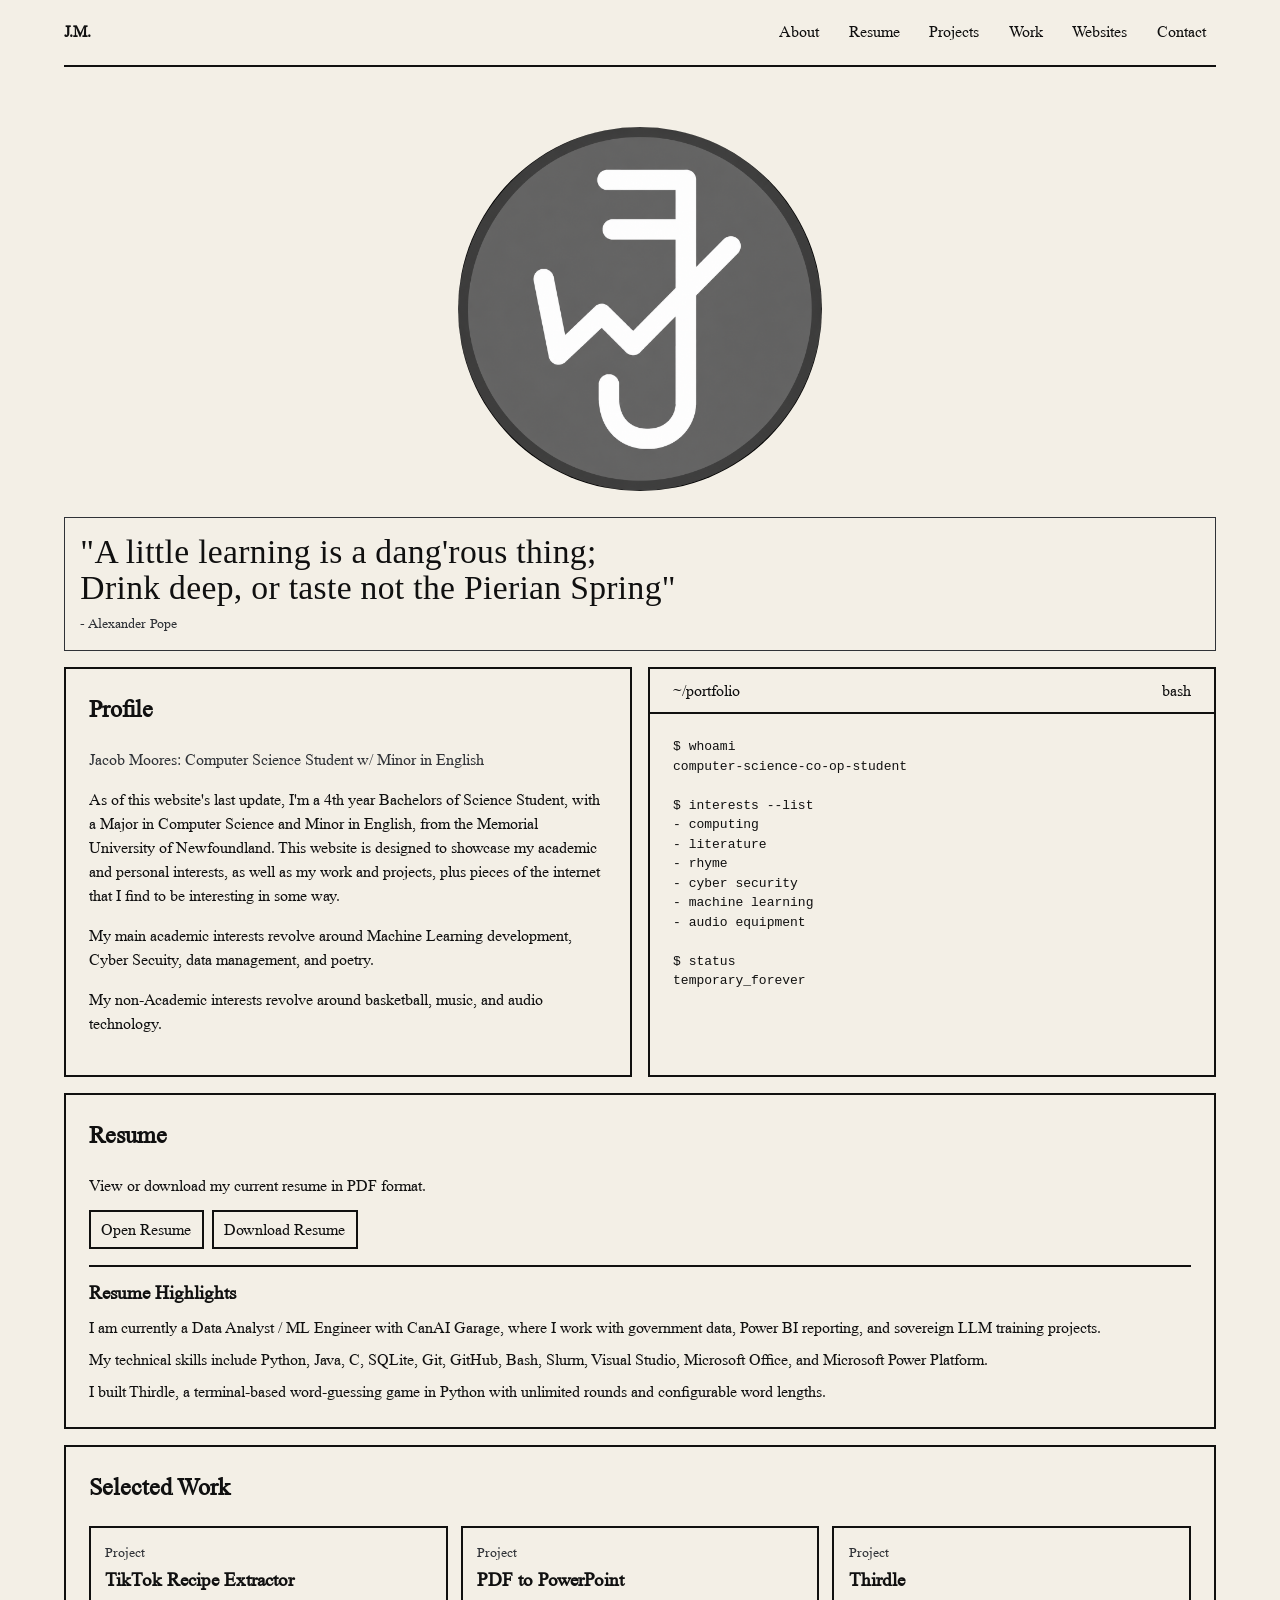
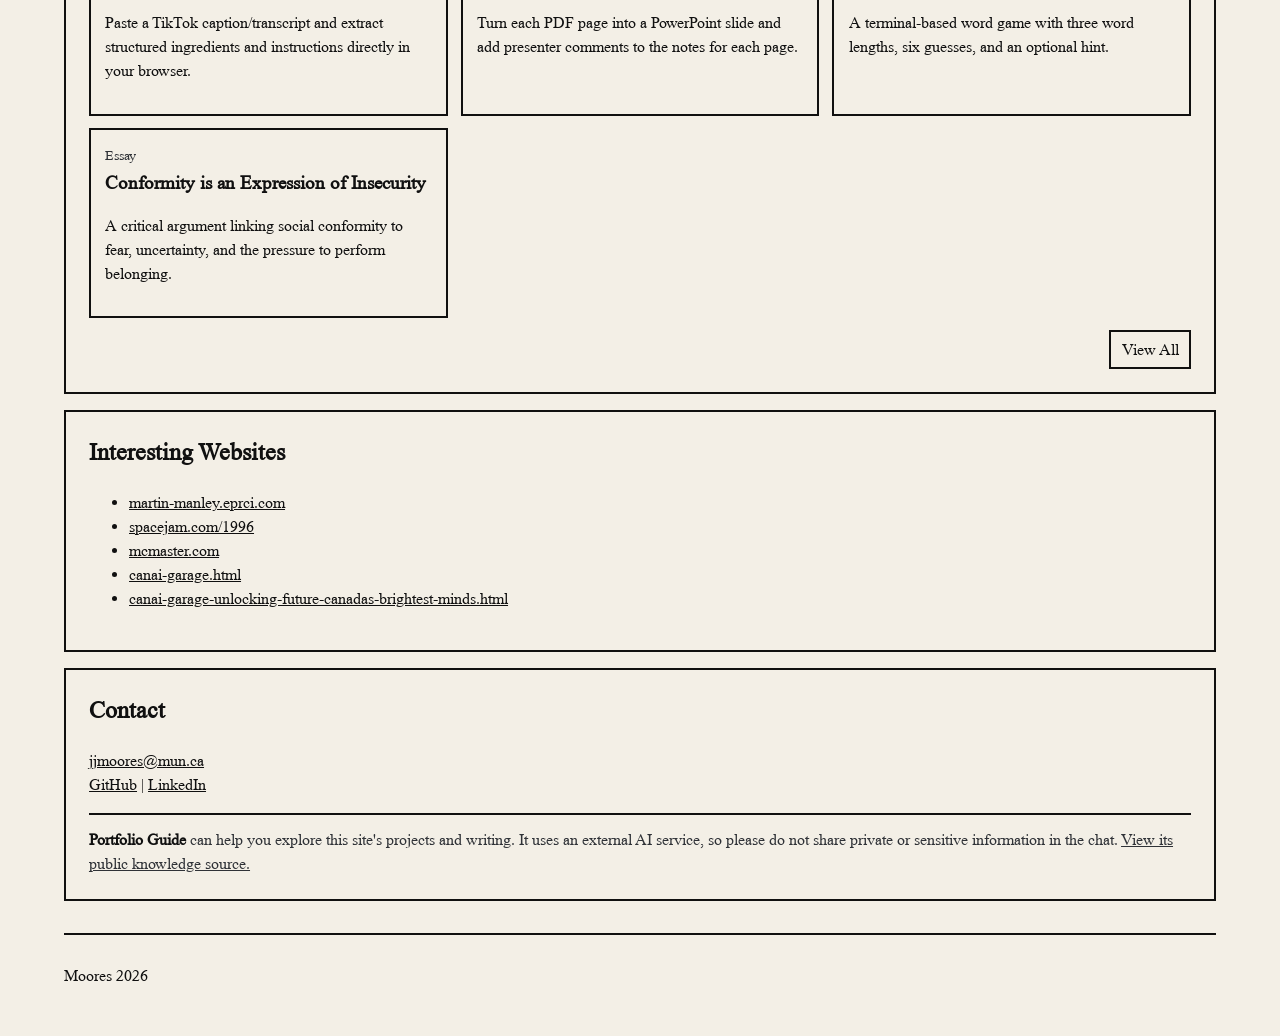
<file: index.html>
<!DOCTYPE html>
<html lang="en">
  <head>
    <meta charset="UTF-8" />
    <meta name="viewport" content="width=device-width, initial-scale=1.0" />
    <title>Jacob Moores | Portfolio</title>
    <meta
      name="description"
      content="A responsive portfolio mockup blending computing and literature aesthetics."
    />
    <link rel="stylesheet" href="styles.css" />
    <link rel="icon" type="image/png" href="favicon.png" />
    <link rel="apple-touch-icon" href="apple-touch-icon.png" />
  </head>
  <body class="home-page">
    <header class="site-header">
      <a
        class="brand"
        href="#"
        aria-label="Toggle color theme"
        aria-pressed="false"
        title="Toggle dark mode"
        >J.M.</a
      >
      <a
        class="header-logo-target"
        id="brand-logo-target"
        href="#top"
        aria-label="Back to top"
      >
        <img src="newlogo.png" alt="JM circular logo" />
      </a>
      <button
        class="menu-toggle"
        id="menu-toggle"
        type="button"
        aria-expanded="false"
        aria-controls="primary-nav"
      >
        Menu
      </button>
      <nav class="site-nav" id="primary-nav" aria-label="Main">
        <a href="#about">About</a>
        <a href="#resume">Resume</a>
        <details class="nav-projects">
          <summary>Projects</summary>
          <div class="projects-dropdown" role="menu" aria-label="Projects submenu">
            <a href="tiktok-extractor.html" role="menuitem">TikTok Recipe Extractor</a>
            <a href="pdf-to-ppt.html" role="menuitem">PDF to PowerPoint</a>
            <a href="thirdle.html" role="menuitem">Thirdle</a>
          </div>
        </details>
        <a href="#work">Work</a>
        <a href="#websites">Websites</a>
        <a href="#contact">Contact</a>
      </nav>
    </header>
    <a class="logo-float" id="logo-float" href="#top" aria-label="Back to top">
      <img
        class="logo-float-image"
        id="logo-float-image"
        src="newlogo.png"
        alt="JM circular logo"
      />
      <span class="logo-cursor" aria-hidden="true"></span>
    </a>

    <main id="top">
      <section class="landing" aria-label="Landing logo">
        <p class="logo-bootline" id="logo-bootline" aria-live="polite"></p>
        <div class="landing-logo-shell" id="landing-logo-shell" aria-hidden="true"></div>
      </section>

      <section class="hero section-border reveal-on-scroll">
        <h1>
          "A little learning is a dang'rous thing;<br />
          Drink deep, or taste not the Pierian Spring"
        </h1>
        <p class="lede">- Alexander Pope</p>
      </section>

      <section class="grid-two" id="about">
        <article class="section-border reveal-on-scroll">
          <h2>Profile</h2>
          <p class="kicker">Jacob Moores: Computer Science Student w/ Minor in English</p>
          <p>
            As of this website's last update, I'm a 4th year Bachelors of
            Science Student, with a Major in Computer Science and Minor in
            English, from the Memorial University of Newfoundland. This website is designed to
            showcase my academic and personal interests, as well as my work and projects, plus pieces of
            the internet that I find to be interesting in some way.
          </p>
          <p>
            My main academic interests revolve around Machine Learning
            development, Cyber Secuity, data management, and poetry.
          </p>
          <p>
            My non-Academic interests revolve around basketball, music, and
            audio technology.
          </p>
        </article>

        <article
          class="terminal section-border reveal-on-scroll"
          aria-label="Terminal snippet"
        >
          <div class="terminal-bar">
            <span>~/portfolio</span>
            <span>bash</span>
          </div>
          <pre><code>$ whoami
computer-science-co-op-student

$ interests --list
- computing
- literature
- rhyme
- cyber security
- machine learning
- audio equipment

$ status
temporary_forever
</code></pre>
        </article>
      </section>

      <section class="section-border reveal-on-scroll" id="resume">
        <h2>Resume</h2>
        <p class="lede">
          View or download my current resume in PDF format.
        </p>
        <div class="resume-actions">
          <a
            class="button-link"
            href="Jacob%20Moores%20Resume.pdf"
            target="_blank"
            rel="noreferrer"
            >Open Resume</a
          >
          <a class="button-link" href="Jacob%20Moores%20Resume.pdf" download
            >Download Resume</a
          >
        </div>
        <div class="resume-highlights">
          <h3>Resume Highlights</h3>
          <p>
            I am currently a Data Analyst / ML Engineer with CanAI Garage, where I
            work with government data, Power BI reporting, and sovereign LLM
            training projects.
          </p>
          <p>
            My technical skills include Python, Java, C, SQLite, Git, GitHub,
            Bash, Slurm, Visual Studio, Microsoft Office, and Microsoft Power
            Platform.
          </p>
          <p>
            I built Thirdle, a terminal-based word-guessing game in Python with
            unlimited rounds and configurable word lengths.
          </p>
        </div>
      </section>

      <section class="section-border reveal-on-scroll" id="work">
        <h2>Selected Work</h2>
        <div class="card-grid">
          <article class="card reveal-on-scroll">
            <p class="card-label">Project</p>
            <h3><a href="tiktok-extractor.html">TikTok Recipe Extractor</a></h3>
            <p>
              Paste a TikTok caption/transcript and extract structured ingredients
              and instructions directly in your browser.
            </p>
          </article>
          <article class="card reveal-on-scroll">
            <p class="card-label">Project</p>
            <h3><a href="pdf-to-ppt.html">PDF to PowerPoint</a></h3>
            <p>
              Turn each PDF page into a PowerPoint slide and add presenter comments
              to the notes for each page.
            </p>
          </article>
          <article class="card reveal-on-scroll">
            <p class="card-label">Project</p>
            <h3><a href="thirdle.html">Thirdle</a></h3>
            <p>
              A terminal-based word game with three word lengths, six guesses,
              and an optional hint.
            </p>
          </article>
          <article class="card reveal-on-scroll">
            <p class="card-label">Essay</p>
            <h3>
              <a href="essay-conformity-insecurity.html"
                >Conformity is an Expression of Insecurity</a
              >
            </h3>
            <p>
              A critical argument linking social conformity to fear, uncertainty,
              and the pressure to perform belonging.
            </p>
          </article>
        </div>
        <div class="work-actions">
          <a class="button-link" href="all-work.html">View All</a>
        </div>
      </section>

      <section class="section-border reveal-on-scroll" id="websites">
        <h2>Interesting Websites</h2>
        <ul>
          <li>
            <a href="https://martin-manley.eprci.com/" target="_blank" rel="noreferrer"
              >martin-manley.eprci.com</a
            >
          </li>
          <li>
            <a href="https://www.spacejam.com/1996/" target="_blank" rel="noreferrer"
              >spacejam.com/1996</a
            >
          </li>
          <li>
            <a href="https://www.mcmaster.com/" target="_blank" rel="noreferrer"
              >mcmaster.com</a
            >
          </li>
          <li>
            <a href="https://www.canada.ca/en/shared-services/services/gc-ai/canai-garage.html" target="_blank" rel="noreferrer"
              >canai-garage.html</a
            >
          </li>
          <li>
            <a href="https://www.canada.ca/en/shared-services/campaigns/stories/canai-garage-unlocking-future-canadas-brightest-minds.html" target="_blank" rel="noreferrer"
              >canai-garage-unlocking-future-canadas-brightest-minds.html</a
            >
          </li>
        </ul>
      </section>

      <section class="section-border reveal-on-scroll" id="contact">
        <h2>Contact</h2>
        <p>
          <a href="mailto:jjmoores@mun.ca">jjmoores@mun.ca</a><br />
          <a href="https://github.com/jjmoores23">GitHub</a> |
          <a href="https://ca.linkedin.com/in/jjmoores">LinkedIn</a>
        </p>
        <p class="portfolio-guide-note">
          <strong>Portfolio Guide</strong> can help you explore this site's projects
          and writing. It uses an external AI service, so please do not share
          private or sensitive information in the chat.
          <a href="portfolio-guide-context.html">View its public knowledge source.</a>
        </p>
      </section>
    </main>

    <footer class="site-footer">
      <p>Moores 2026</p>
    </footer>

    <script src="script.js"></script>
    <!-- Local Portfolio Guide client; the AI backend remains external. -->
    <script
      src="widget.js"
      data-backend-url="wss://www.ai-widget.online"
      data-target-url="https://jjmoores23.github.io/portfolio-website/"
      data-info-url="https://jjmoores23.github.io/portfolio-website/portfolio-guide-context.html"
      data-general-knowledge="true"
      data-business-name="Portfolio Guide"
      data-logo-url="newlogo.png"
      data-lang="en"
      data-primary-color="#101010"
      data-position="bottom-right"
      data-greeting="Hello There. I can help you explore Jacob's projects, writing, and portfolio. What would you like to find?"
    ></script>
  </body>
</html>
</file>
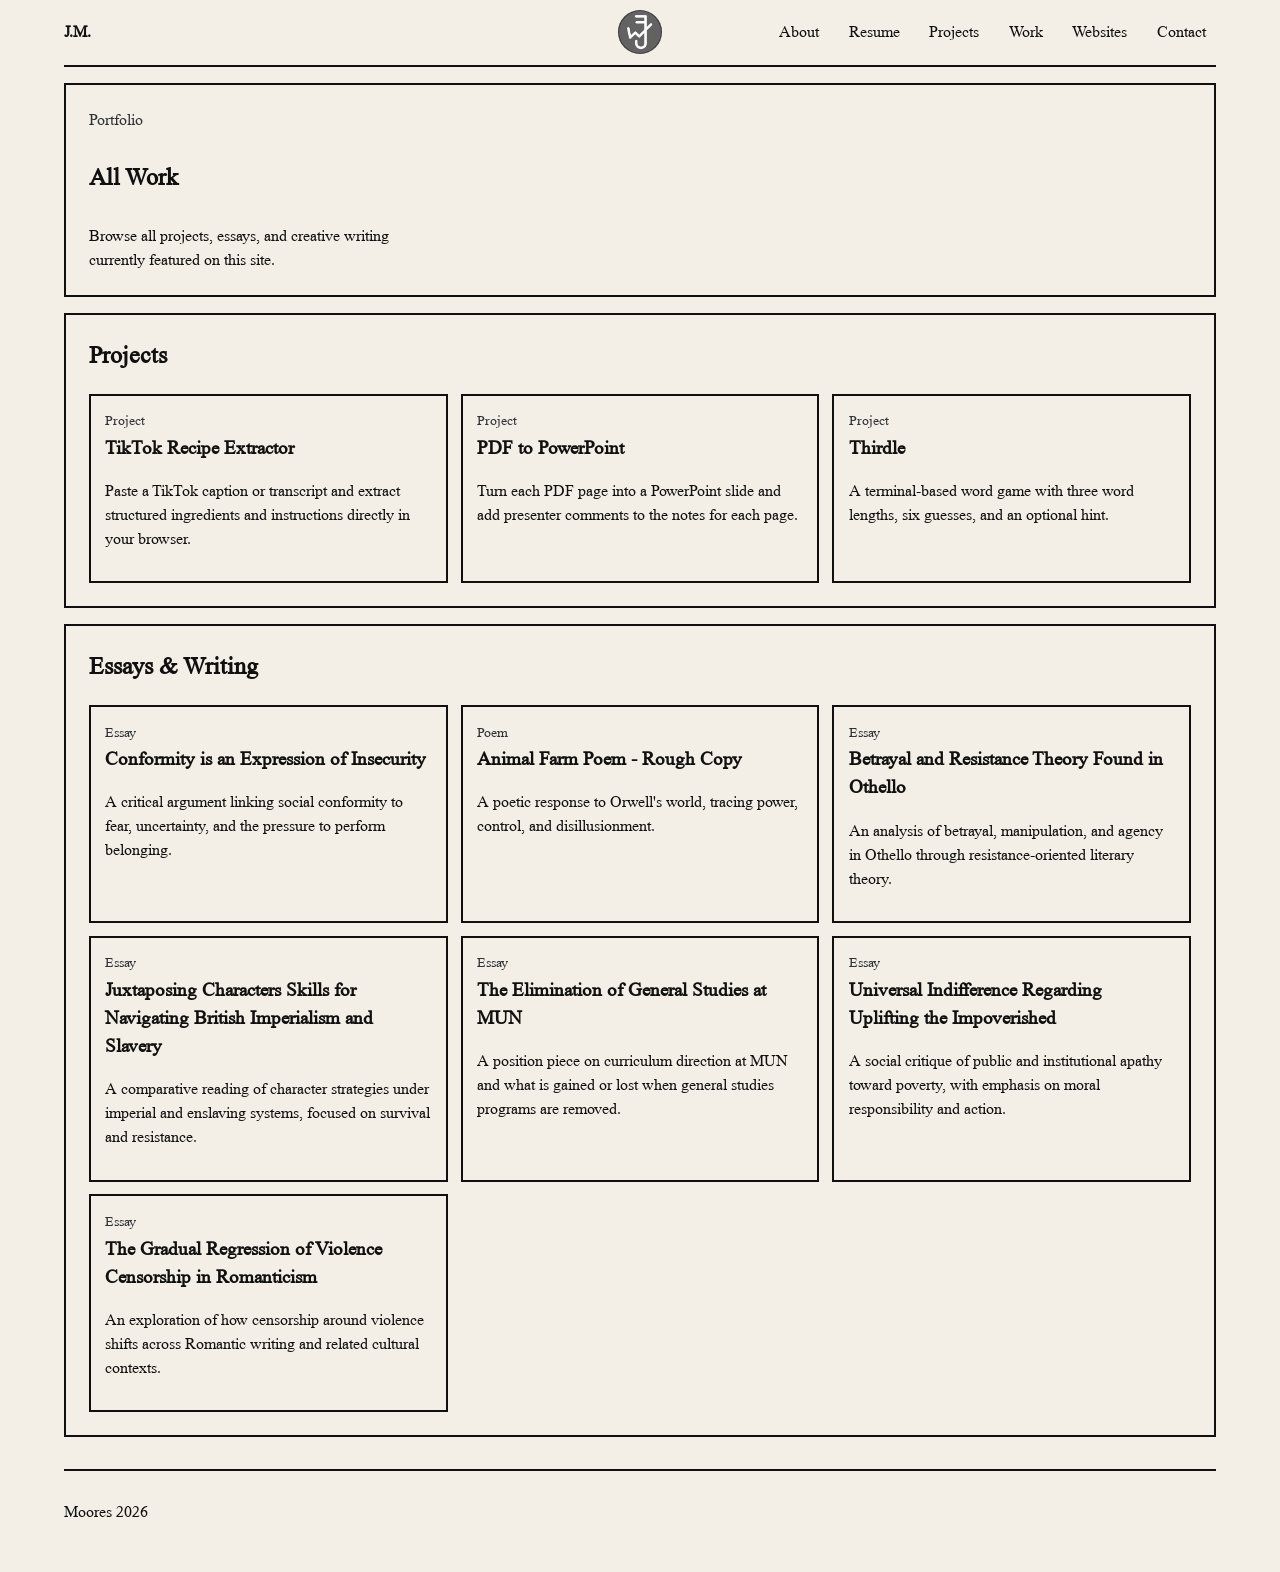
<file: all-work.html>
<!DOCTYPE html>
<html lang="en">
  <head>
    <meta charset="UTF-8" />
    <meta name="viewport" content="width=device-width, initial-scale=1.0" />
    <title>All Work | Jacob Moores</title>
    <meta
      name="description"
      content="Browse all projects, essays, and creative writing by Jacob Moores."
    />
    <link rel="stylesheet" href="styles.css" />
    <link rel="icon" type="image/png" href="favicon.png" />
    <link rel="apple-touch-icon" href="apple-touch-icon.png" />
  </head>
  <body class="project-page">
    <header class="site-header">
      <a
        class="brand"
        href="#"
        aria-label="Toggle color theme"
        aria-pressed="false"
        title="Toggle dark mode"
        >J.M.</a
      >
      <a
        class="header-logo-target"
        id="brand-logo-target"
        href="index.html"
        aria-label="Back to homepage"
      >
        <img src="newlogo.png" alt="JM circular logo" />
      </a>
      <button
        class="menu-toggle"
        id="menu-toggle"
        type="button"
        aria-expanded="false"
        aria-controls="primary-nav"
      >
        Menu
      </button>
      <nav class="site-nav" id="primary-nav" aria-label="Main">
        <a href="index.html#about">About</a>
        <a href="index.html#resume">Resume</a>
        <details class="nav-projects">
          <summary>Projects</summary>
          <div class="projects-dropdown" role="menu" aria-label="Projects submenu">
            <a href="tiktok-extractor.html" role="menuitem">TikTok Recipe Extractor</a>
            <a href="pdf-to-ppt.html" role="menuitem">PDF to PowerPoint</a>
            <a href="thirdle.html" role="menuitem">Thirdle</a>
          </div>
        </details>
        <a href="index.html#work">Work</a>
        <a href="index.html#websites">Websites</a>
        <a href="index.html#contact">Contact</a>
      </nav>
    </header>

    <main id="top">
      <section class="section-border page-hero reveal-on-scroll">
        <p class="kicker">Portfolio</p>
        <h1>All Work</h1>
        <p class="lede">
          Browse all projects, essays, and creative writing currently featured
          on this site.
        </p>
      </section>

      <section class="section-border reveal-on-scroll" id="all-work">
        <h2>Projects</h2>
        <div class="card-grid">
          <article class="card reveal-on-scroll">
            <p class="card-label">Project</p>
            <h3><a href="tiktok-extractor.html">TikTok Recipe Extractor</a></h3>
            <p>
              Paste a TikTok caption or transcript and extract structured
              ingredients and instructions directly in your browser.
            </p>
          </article>
          <article class="card reveal-on-scroll">
            <p class="card-label">Project</p>
            <h3><a href="pdf-to-ppt.html">PDF to PowerPoint</a></h3>
            <p>
              Turn each PDF page into a PowerPoint slide and add presenter
              comments to the notes for each page.
            </p>
          </article>
          <article class="card reveal-on-scroll">
            <p class="card-label">Project</p>
            <h3><a href="thirdle.html">Thirdle</a></h3>
            <p>
              A terminal-based word game with three word lengths, six guesses,
              and an optional hint.
            </p>
          </article>
        </div>
      </section>

      <section class="section-border reveal-on-scroll" id="writing">
        <h2>Essays &amp; Writing</h2>
        <div class="card-grid">
          <article class="card reveal-on-scroll">
            <p class="card-label">Essay</p>
            <h3>
              <a href="essay-conformity-insecurity.html"
                >Conformity is an Expression of Insecurity</a
              >
            </h3>
            <p>
              A critical argument linking social conformity to fear, uncertainty,
              and the pressure to perform belonging.
            </p>
          </article>
          <article class="card reveal-on-scroll">
            <p class="card-label">Poem</p>
            <h3>
              <a href="essay-animal-farm-poem.html"
                >Animal Farm Poem - Rough Copy</a
              >
            </h3>
            <p>
              A poetic response to Orwell's world, tracing power, control, and
              disillusionment.
            </p>
          </article>
          <article class="card reveal-on-scroll">
            <p class="card-label">Essay</p>
            <h3>
              <a href="essay-betrayal-resistance-othello.html"
                >Betrayal and Resistance Theory Found in Othello</a
              >
            </h3>
            <p>
              An analysis of betrayal, manipulation, and agency in Othello
              through resistance-oriented literary theory.
            </p>
          </article>
          <article class="card reveal-on-scroll">
            <p class="card-label">Essay</p>
            <h3>
              <a href="essay-juxtaposing-characters-imperialism-slavery.html"
                >Juxtaposing Characters Skills for Navigating British Imperialism
                and Slavery</a
              >
            </h3>
            <p>
              A comparative reading of character strategies under imperial and
              enslaving systems, focused on survival and resistance.
            </p>
          </article>
          <article class="card reveal-on-scroll">
            <p class="card-label">Essay</p>
            <h3>
              <a href="essay-elimination-general-studies-mun.html"
                >The Elimination of General Studies at MUN</a
              >
            </h3>
            <p>
              A position piece on curriculum direction at MUN and what is gained
              or lost when general studies programs are removed.
            </p>
          </article>
          <article class="card reveal-on-scroll">
            <p class="card-label">Essay</p>
            <h3>
              <a href="essay-universal-indifference-impoverished.html"
                >Universal Indifference Regarding Uplifting the Impoverished</a
              >
            </h3>
            <p>
              A social critique of public and institutional apathy toward
              poverty, with emphasis on moral responsibility and action.
            </p>
          </article>
          <article class="card reveal-on-scroll">
            <p class="card-label">Essay</p>
            <h3>
              <a href="essay-violence-censorship-romanticism.html"
                >The Gradual Regression of Violence Censorship in Romanticism</a
              >
            </h3>
            <p>
              An exploration of how censorship around violence shifts across
              Romantic writing and related cultural contexts.
            </p>
          </article>
        </div>
      </section>
    </main>

    <footer class="site-footer"><p>Moores 2026</p></footer>
    <script src="script.js"></script>
  </body>
</html>
</file>
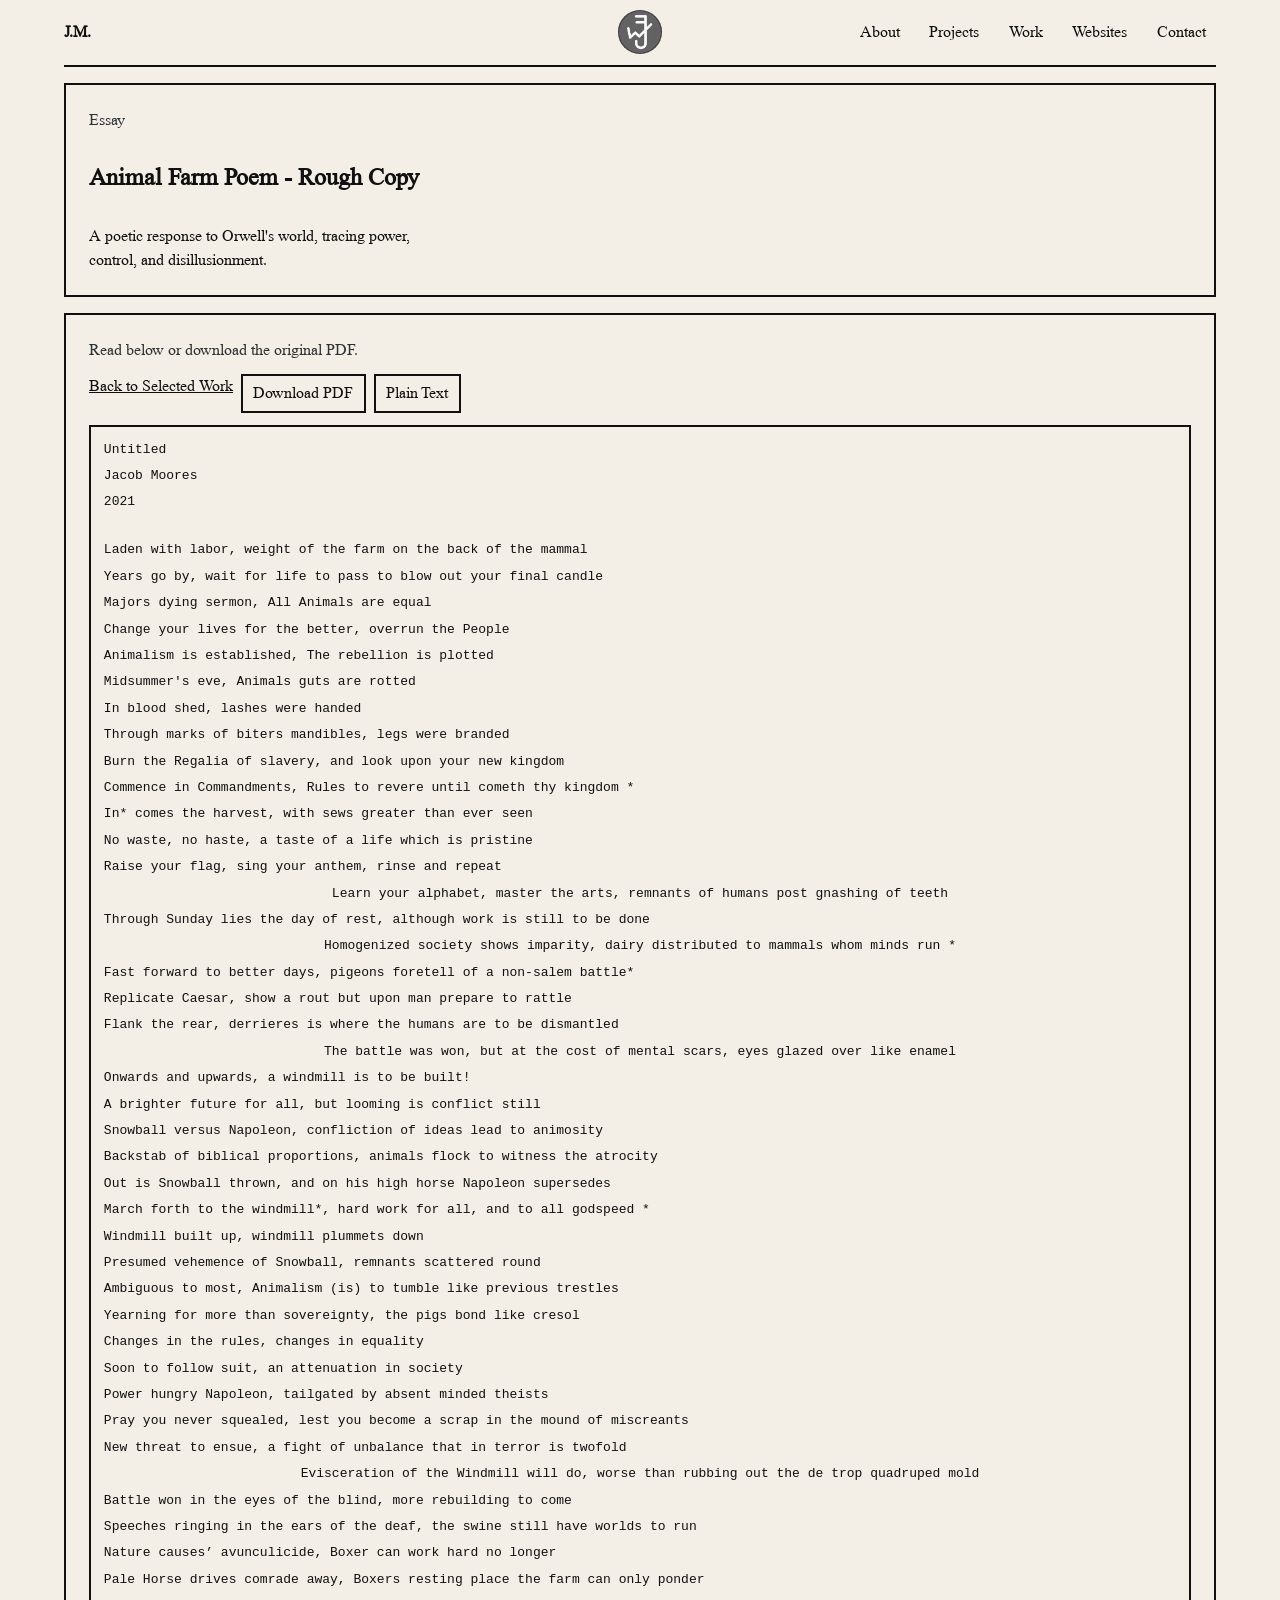
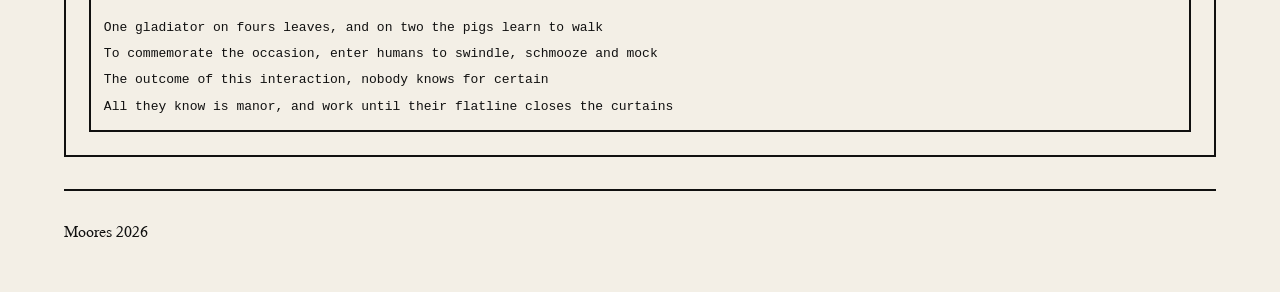
<file: essay-animal-farm-poem.html>
<!DOCTYPE html>
<html lang="en">
  <head>
    <meta charset="UTF-8" />
    <meta name="viewport" content="width=device-width, initial-scale=1.0" />
    <title>Animal Farm Poem - Rough Copy | Portfolio</title>
    <meta name="description" content="View Animal Farm Poem - Rough Copy." />
    <link rel="alternate" type="text/plain" href="essays-text/animal-farm-poem-rough-copy.txt" />
    <link rel="stylesheet" href="styles.css" />
    <link rel="icon" type="image/png" href="favicon.png" />
    <link rel="apple-touch-icon" href="apple-touch-icon.png" />
  </head>
  <body class="project-page essay-page">
    <header class="site-header">
      <a class="brand" href="#" aria-label="Toggle color theme" aria-pressed="false" title="Toggle dark mode"
        >J.M.</a
      >
      <a class="header-logo-target" id="brand-logo-target" href="index.html" aria-label="Back to homepage">
        <img src="newlogo.png" alt="JM circular logo" />
      </a>
      <button class="menu-toggle" id="menu-toggle" type="button" aria-expanded="false" aria-controls="primary-nav">
        Menu
      </button>
      <nav class="site-nav" id="primary-nav" aria-label="Main">
        <a href="index.html#about">About</a>
        <details class="nav-projects">
          <summary>Projects</summary>
          <div class="projects-dropdown" role="menu" aria-label="Projects submenu">
            <a href="tiktok-extractor.html" role="menuitem">TikTok Recipe Extractor</a>
            <a href="pdf-to-ppt.html" role="menuitem">PDF to PowerPoint</a>
            <a href="thirdle.html" role="menuitem">Thirdle</a>
          </div>
        </details>
        <a href="index.html#work">Work</a>
        <a href="index.html#websites">Websites</a>
        <a href="index.html#contact">Contact</a>
      </nav>
    </header>

    <main>
      <section class="section-border page-hero reveal-on-scroll">
        <p class="kicker">Essay</p>
        <h1>Animal Farm Poem - Rough Copy</h1>
        <p class="lede">A poetic response to Orwell's world, tracing power, control, and disillusionment.</p>
      </section>

      <section class="section-border essay-viewer reveal-on-scroll">
        <p class="essay-meta">Read below or download the original PDF.</p>
        <div class="essay-actions">
          <a href="index.html#work">Back to Selected Work</a>
          <a class="button-link" href="Animal%20Farm%20Poem%20-%20Rough%20Copy.pdf" download
            >Download PDF</a
          >
          <a class="button-link" href="essays-text/animal-farm-poem-rough-copy.txt">Plain Text</a>
        </div>
        <pre
          class="essay-text"
          data-essay-format-src="essays-text/animal-farm-poem-rough-copy.json"
          aria-label="Essay text"
        ></pre>
      </section>
    </main>

    <footer class="site-footer">
      <p>Moores 2026</p>
    </footer>

    <script src="script.js"></script>
    <script src="essay-text.js"></script>
  </body>
</html>
</file>
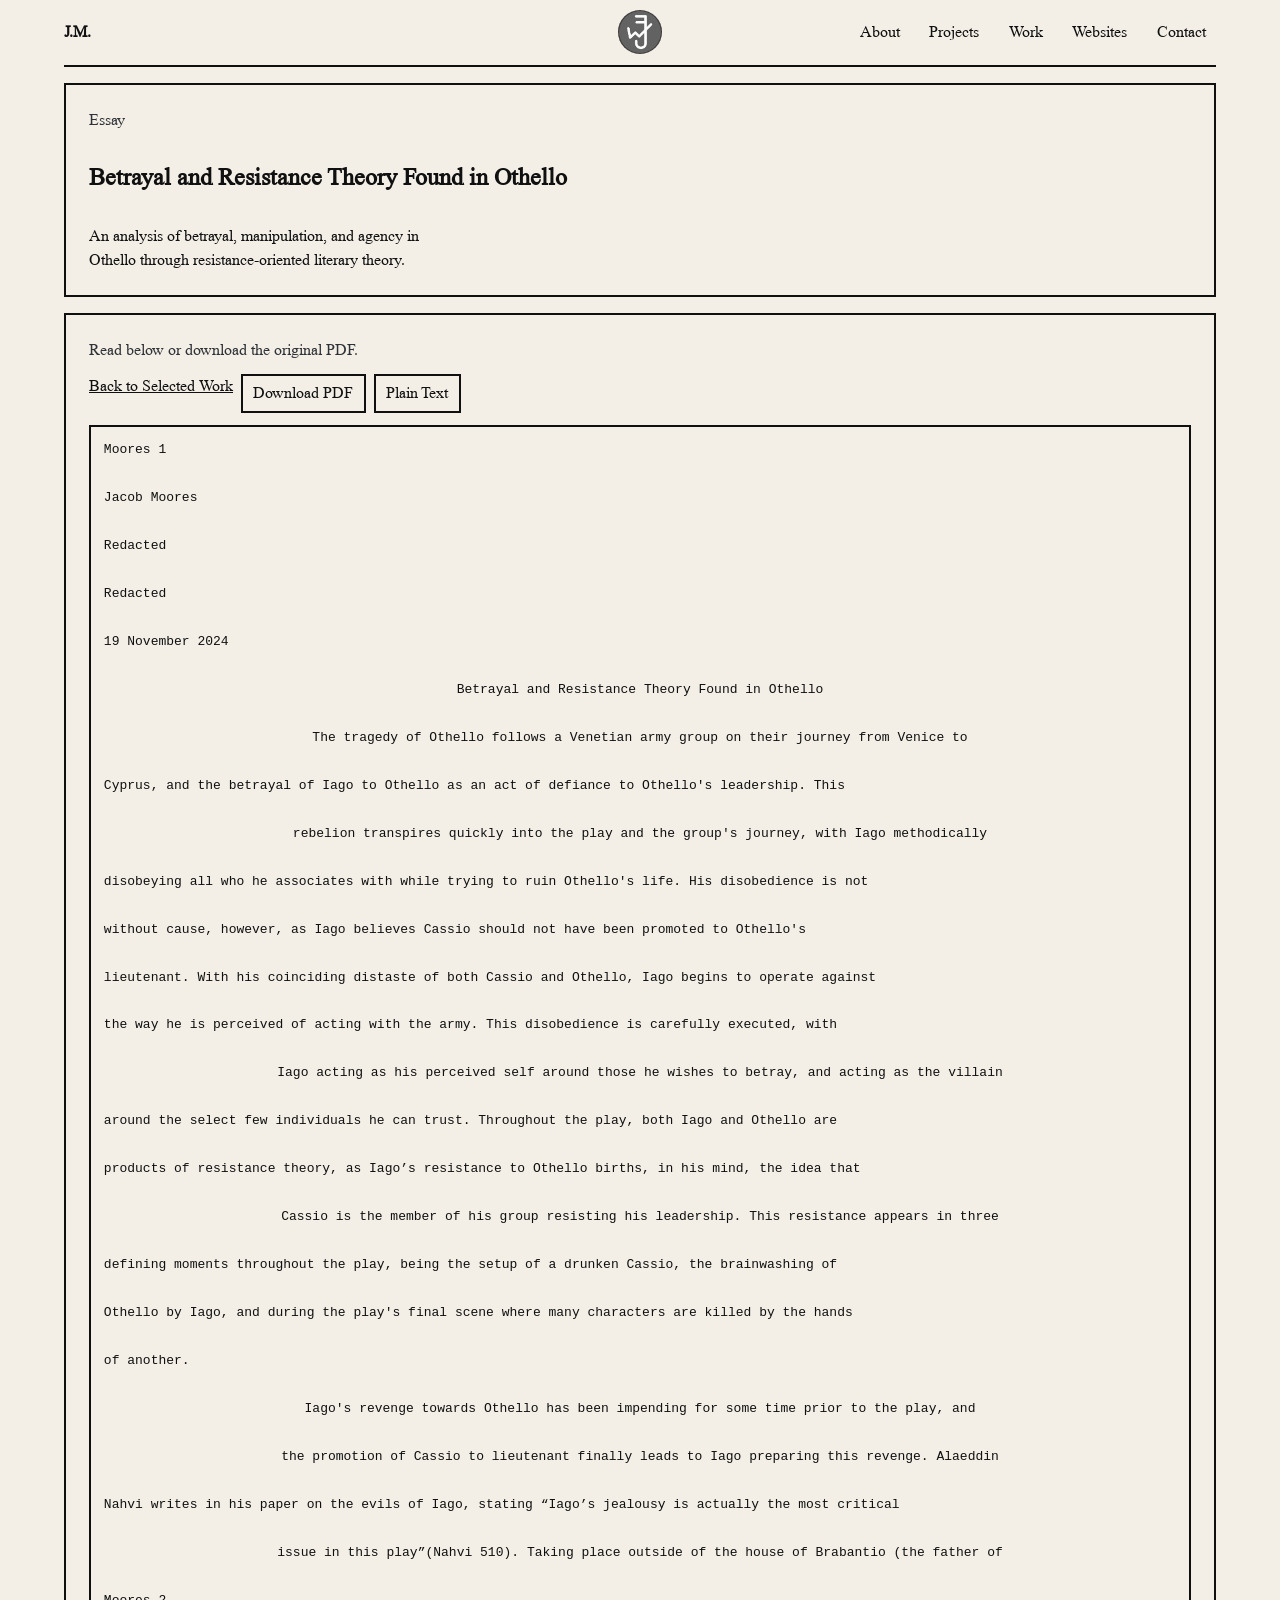
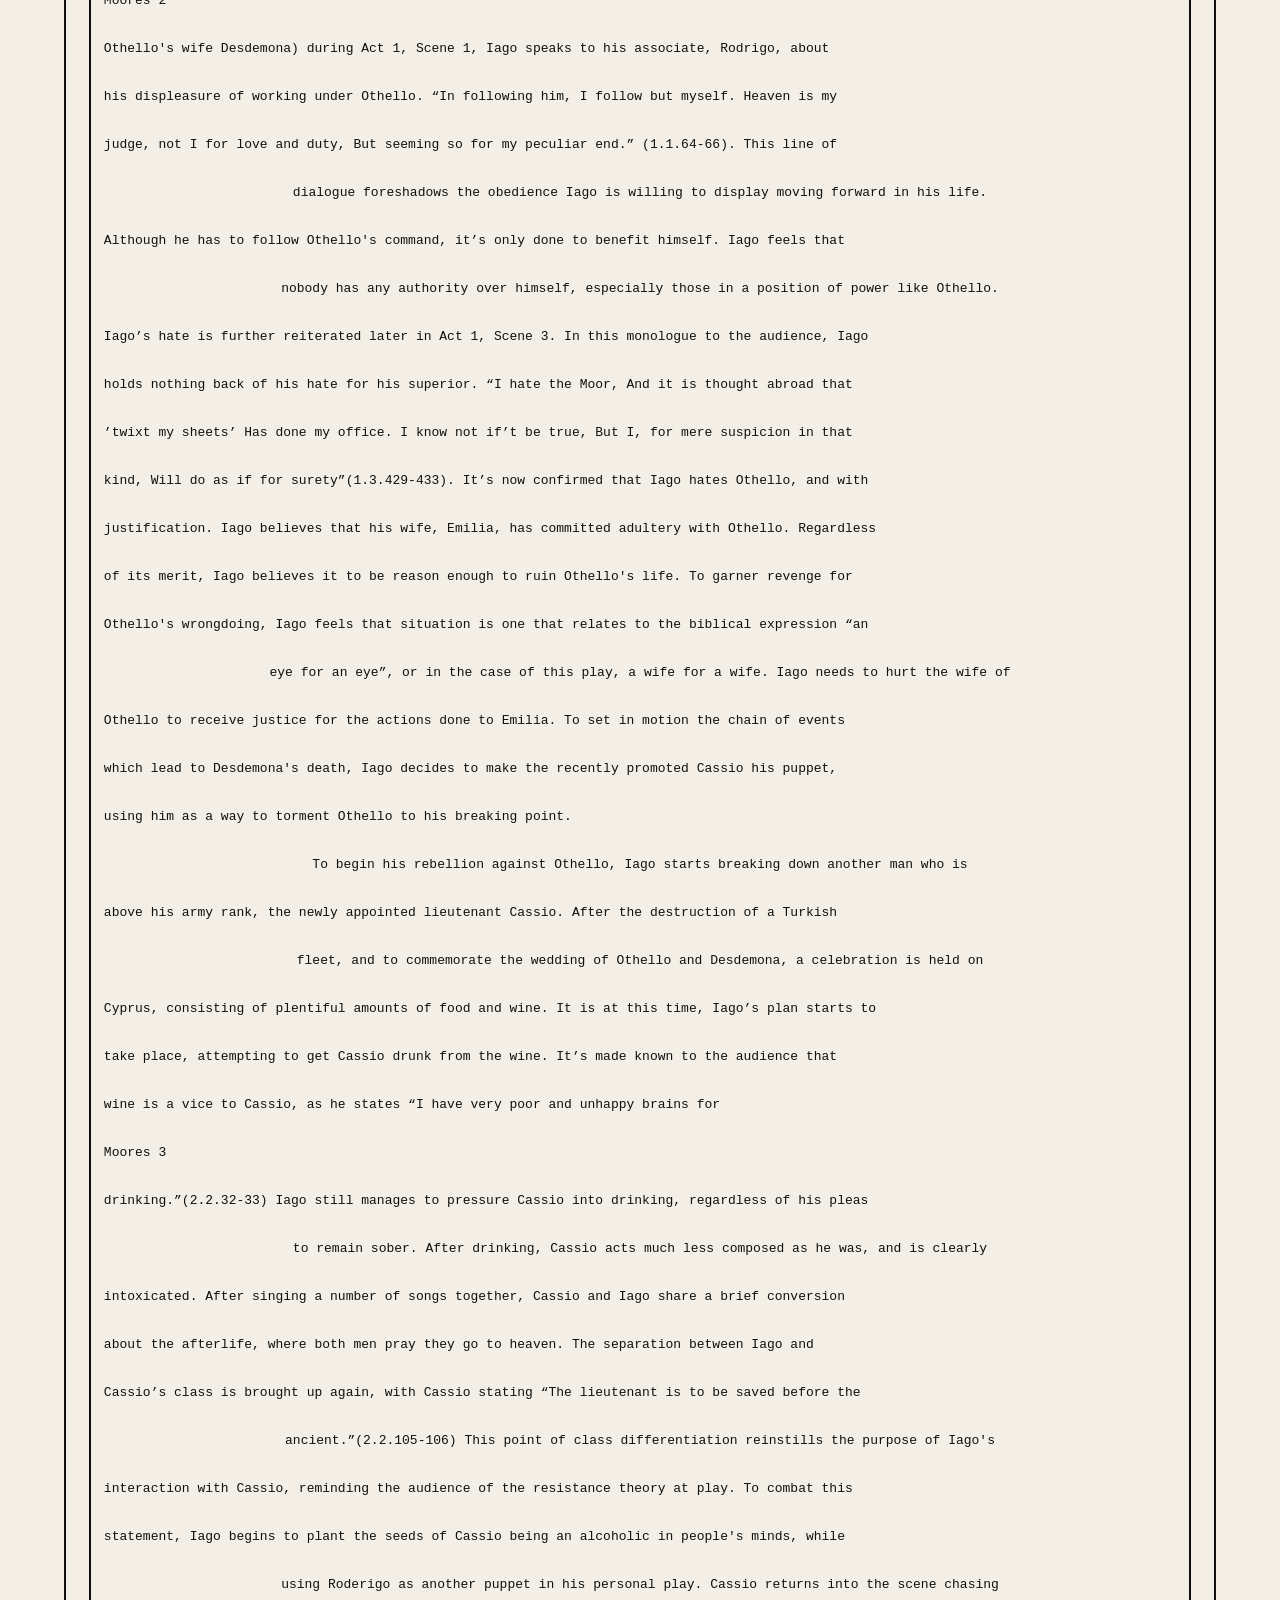
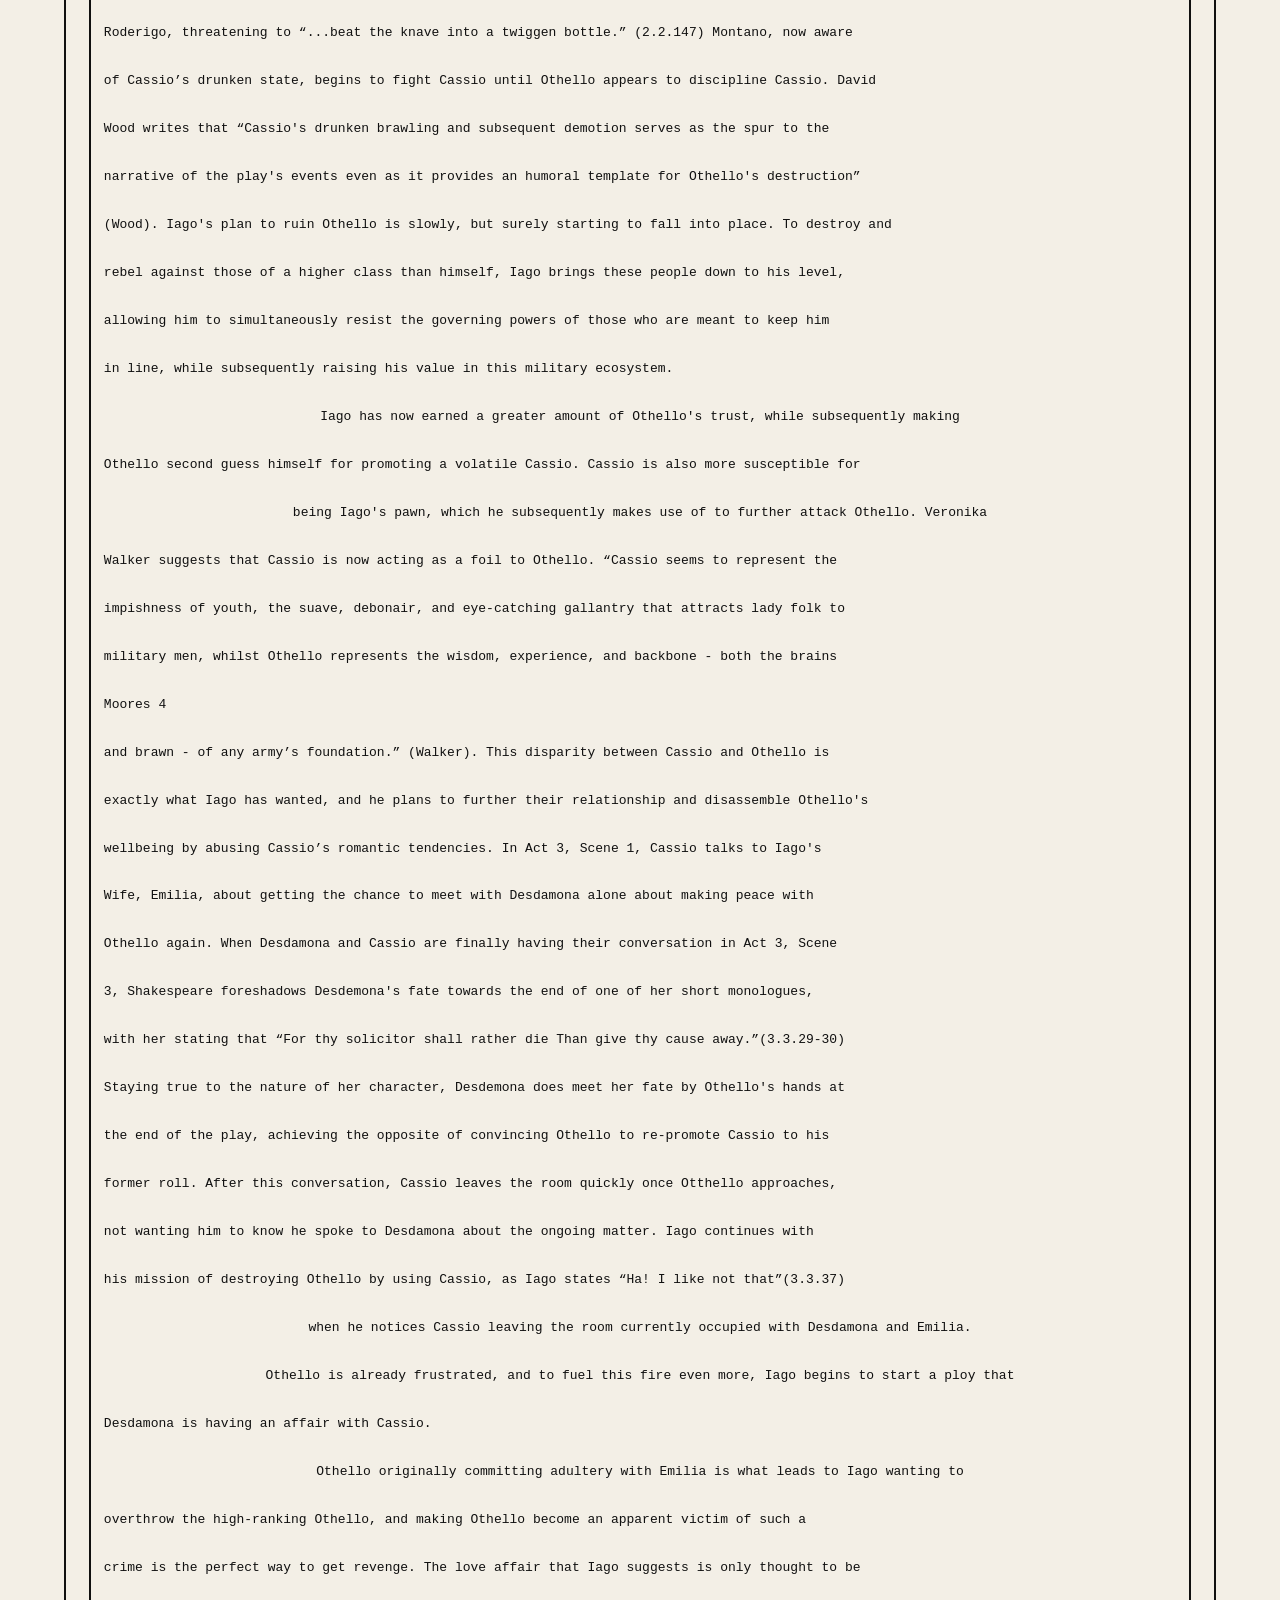
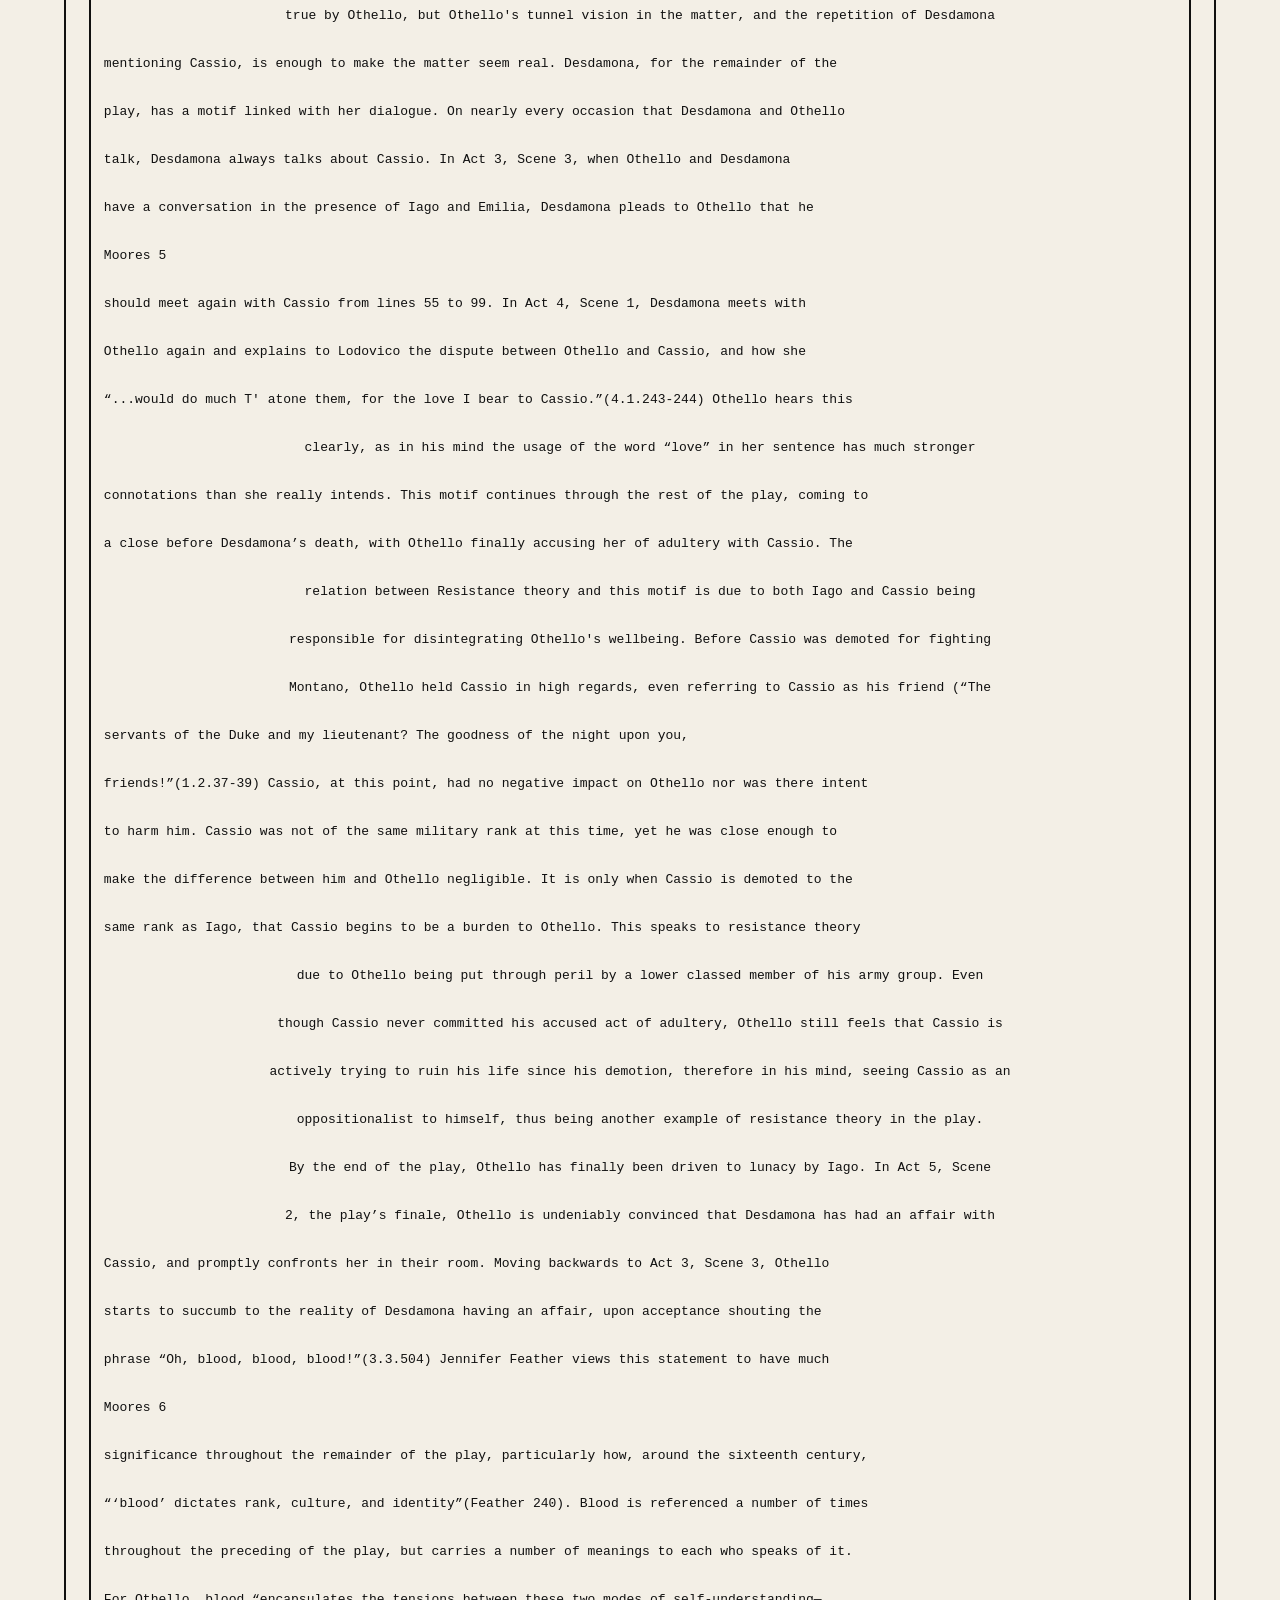
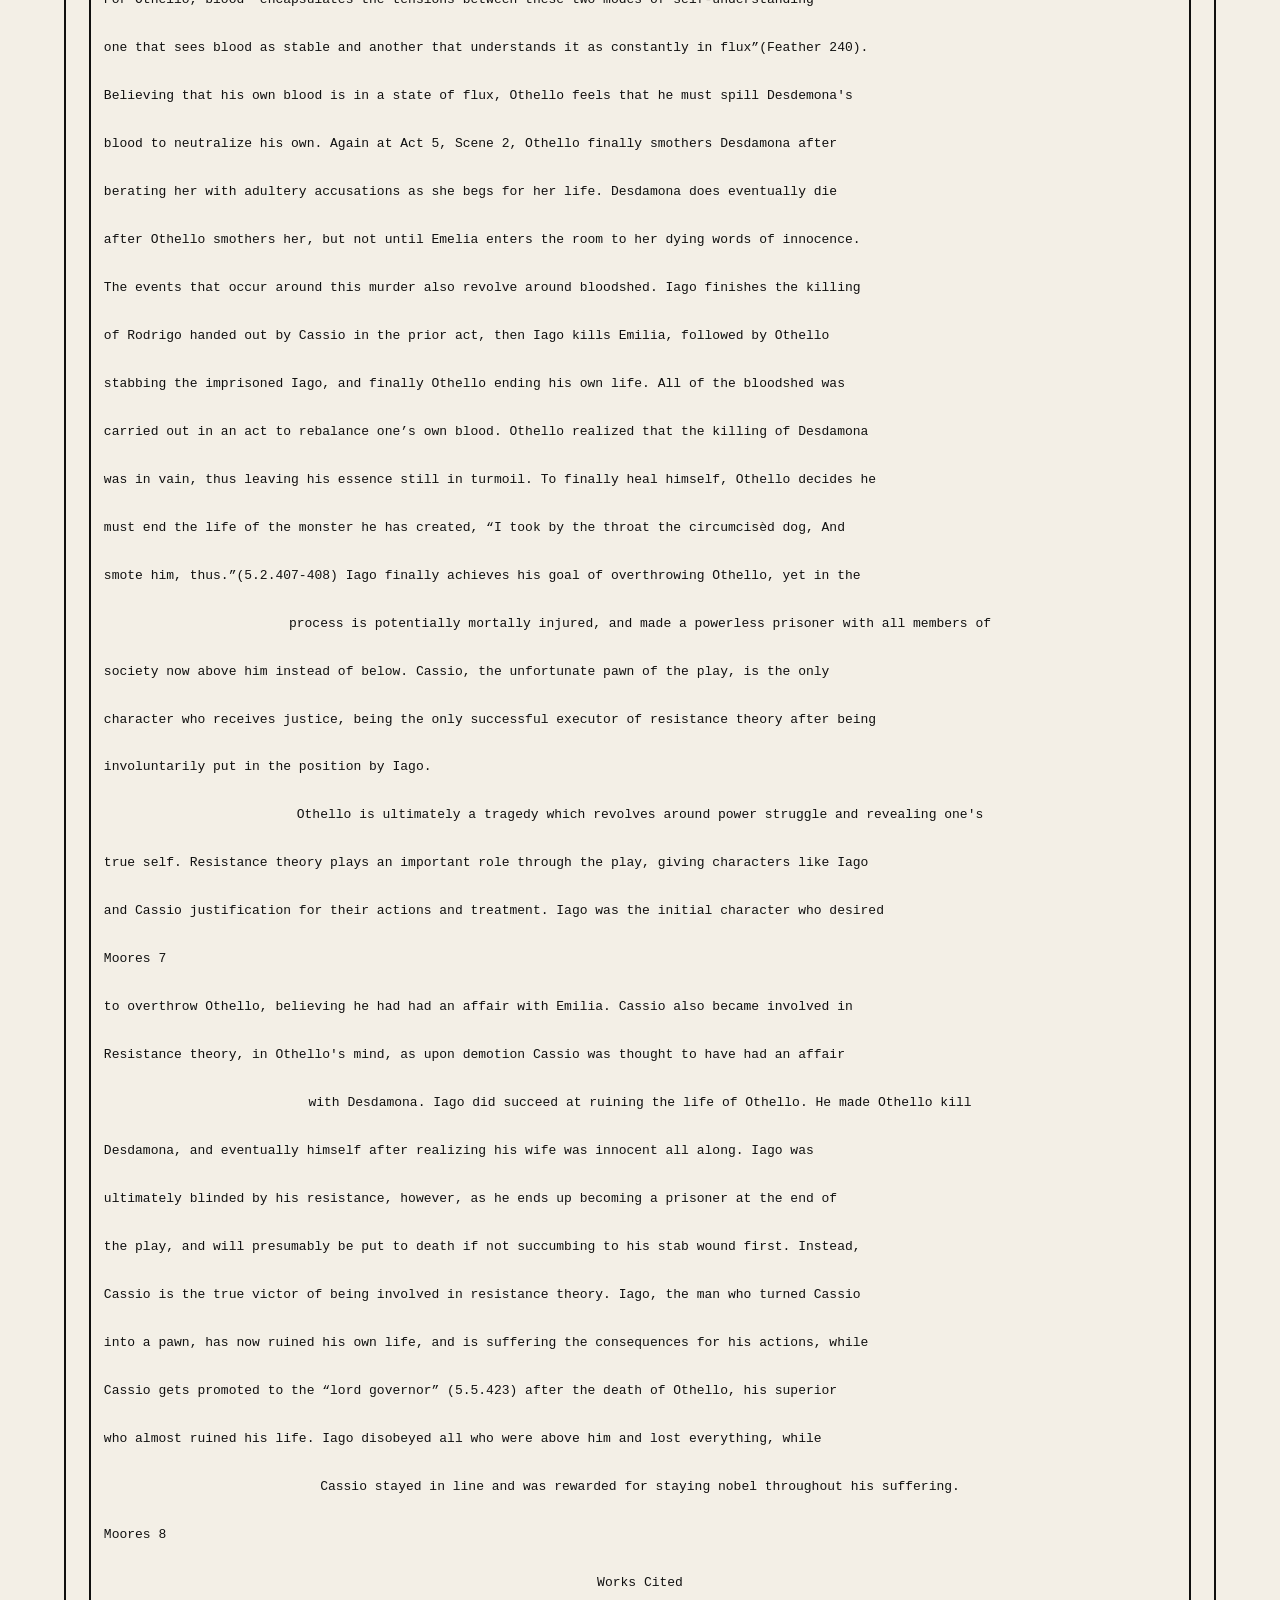
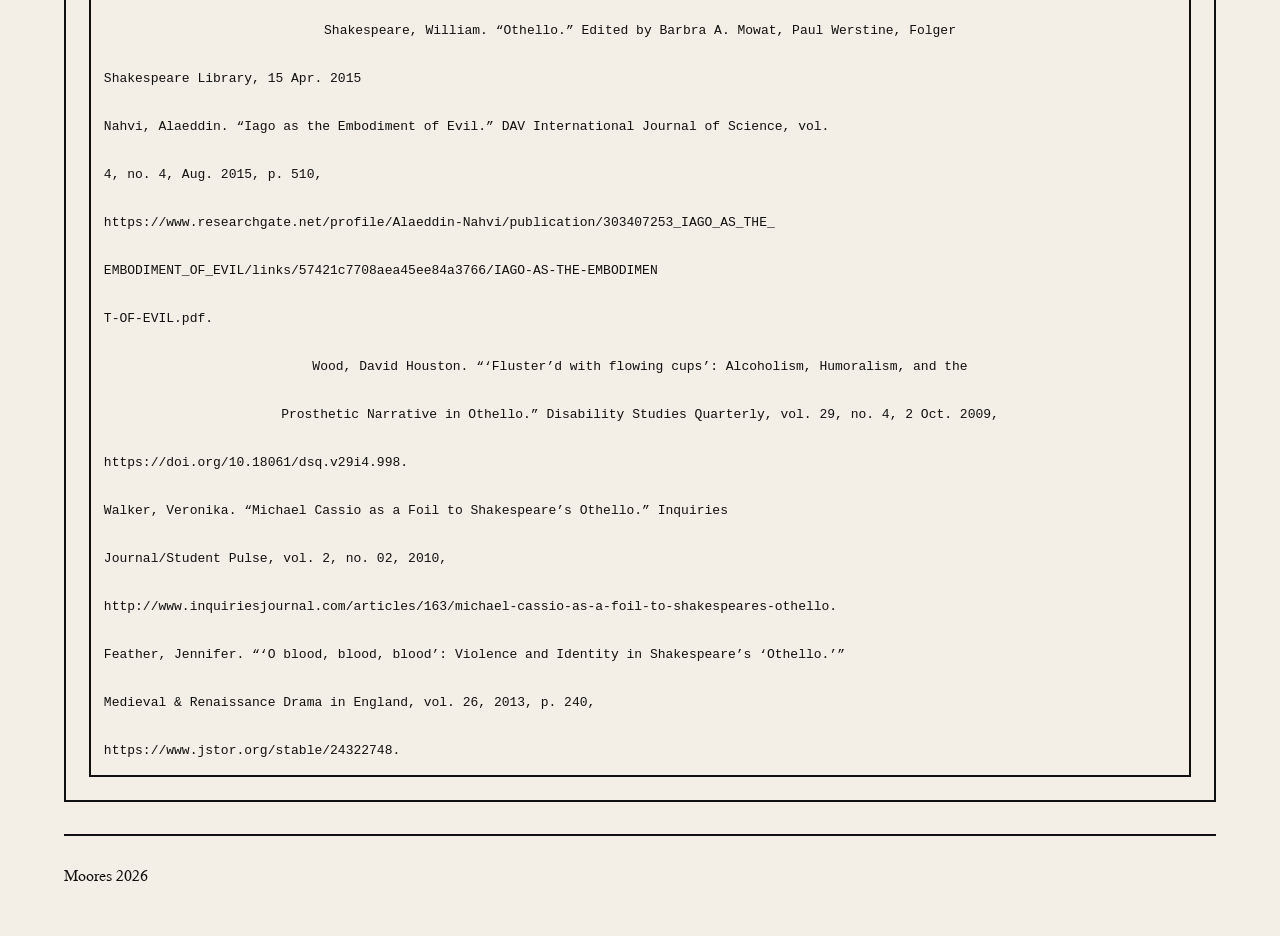
<file: essay-betrayal-resistance-othello.html>
<!DOCTYPE html>
<html lang="en">
  <head>
    <meta charset="UTF-8" />
    <meta name="viewport" content="width=device-width, initial-scale=1.0" />
    <title>Betrayal and Resistance Theory Found in Othello | Portfolio</title>
    <meta name="description" content="View Betrayal and Resistance Theory Found in Othello." />
    <link rel="alternate" type="text/plain" href="essays-text/betrayal-and-resistance-theory-found-in-othello.txt" />
    <link rel="stylesheet" href="styles.css" />
    <link rel="icon" type="image/png" href="favicon.png" />
    <link rel="apple-touch-icon" href="apple-touch-icon.png" />
  </head>
  <body class="project-page essay-page">
    <header class="site-header">
      <a class="brand" href="#" aria-label="Toggle color theme" aria-pressed="false" title="Toggle dark mode">J.M.</a>
      <a class="header-logo-target" id="brand-logo-target" href="index.html" aria-label="Back to homepage">
        <img src="newlogo.png" alt="JM circular logo" />
      </a>
      <button class="menu-toggle" id="menu-toggle" type="button" aria-expanded="false" aria-controls="primary-nav">Menu</button>
      <nav class="site-nav" id="primary-nav" aria-label="Main">
        <a href="index.html#about">About</a>
        <details class="nav-projects">
          <summary>Projects</summary>
          <div class="projects-dropdown" role="menu" aria-label="Projects submenu">
            <a href="tiktok-extractor.html" role="menuitem">TikTok Recipe Extractor</a>
            <a href="pdf-to-ppt.html" role="menuitem">PDF to PowerPoint</a>
            <a href="thirdle.html" role="menuitem">Thirdle</a>
          </div>
        </details>
        <a href="index.html#work">Work</a>
        <a href="index.html#websites">Websites</a>
        <a href="index.html#contact">Contact</a>
      </nav>
    </header>
    <main>
      <section class="section-border page-hero reveal-on-scroll">
        <p class="kicker">Essay</p>
        <h1>Betrayal and Resistance Theory Found in Othello</h1>
        <p class="lede">An analysis of betrayal, manipulation, and agency in Othello through resistance-oriented literary theory.</p>
      </section>
      <section class="section-border essay-viewer reveal-on-scroll">
        <p class="essay-meta">Read below or download the original PDF.</p>
        <div class="essay-actions">
          <a href="index.html#work">Back to Selected Work</a>
          <a class="button-link" href="Betrayal%20and%20Resistance%20Theory%20Found%20in%20Othello.pdf" download
            >Download PDF</a
          >
          <a class="button-link" href="essays-text/betrayal-and-resistance-theory-found-in-othello.txt">Plain Text</a>
        </div>
        <pre class="essay-text" data-essay-format-src="essays-text/betrayal-and-resistance-theory-found-in-othello.json" aria-label="Essay text"></pre>
      </section>
    </main>
    <footer class="site-footer"><p>Moores 2026</p></footer>
    <script src="script.js"></script>
    <script src="essay-text.js"></script>
  </body>
</html>
</file>
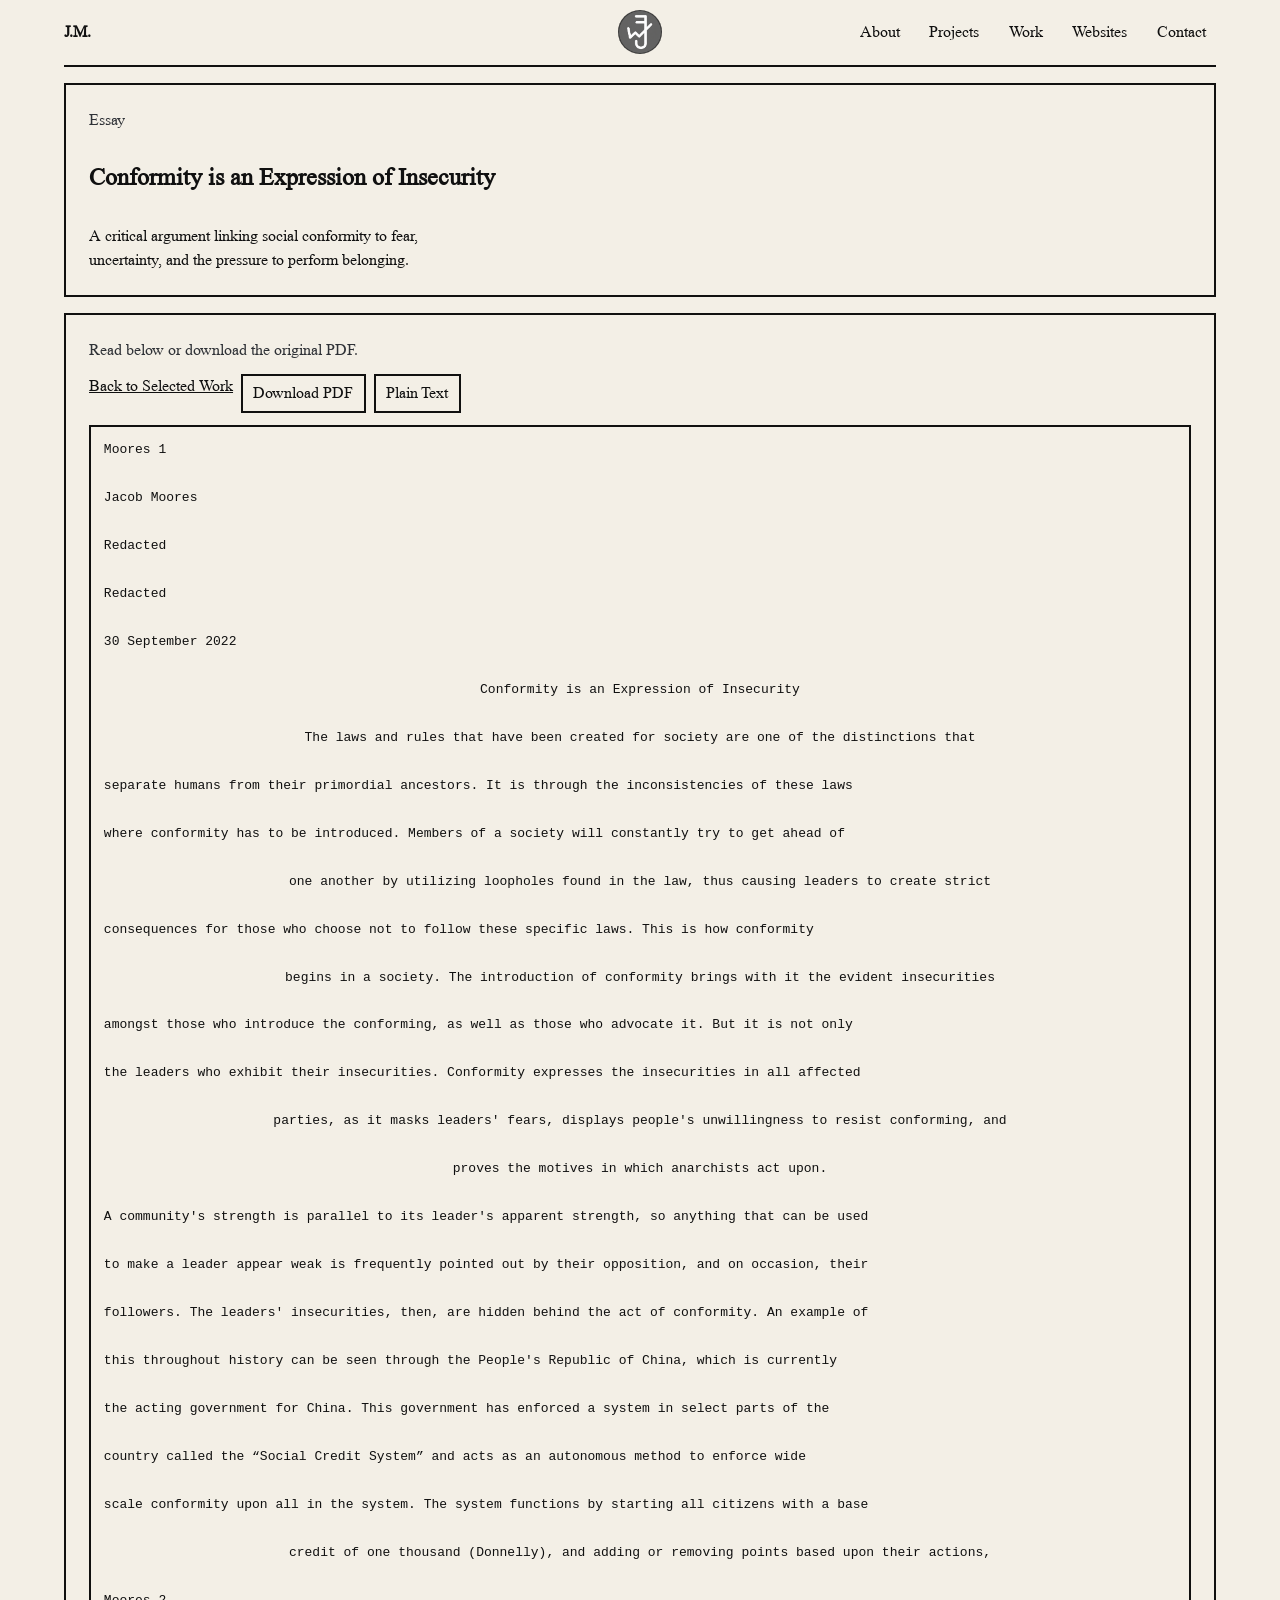
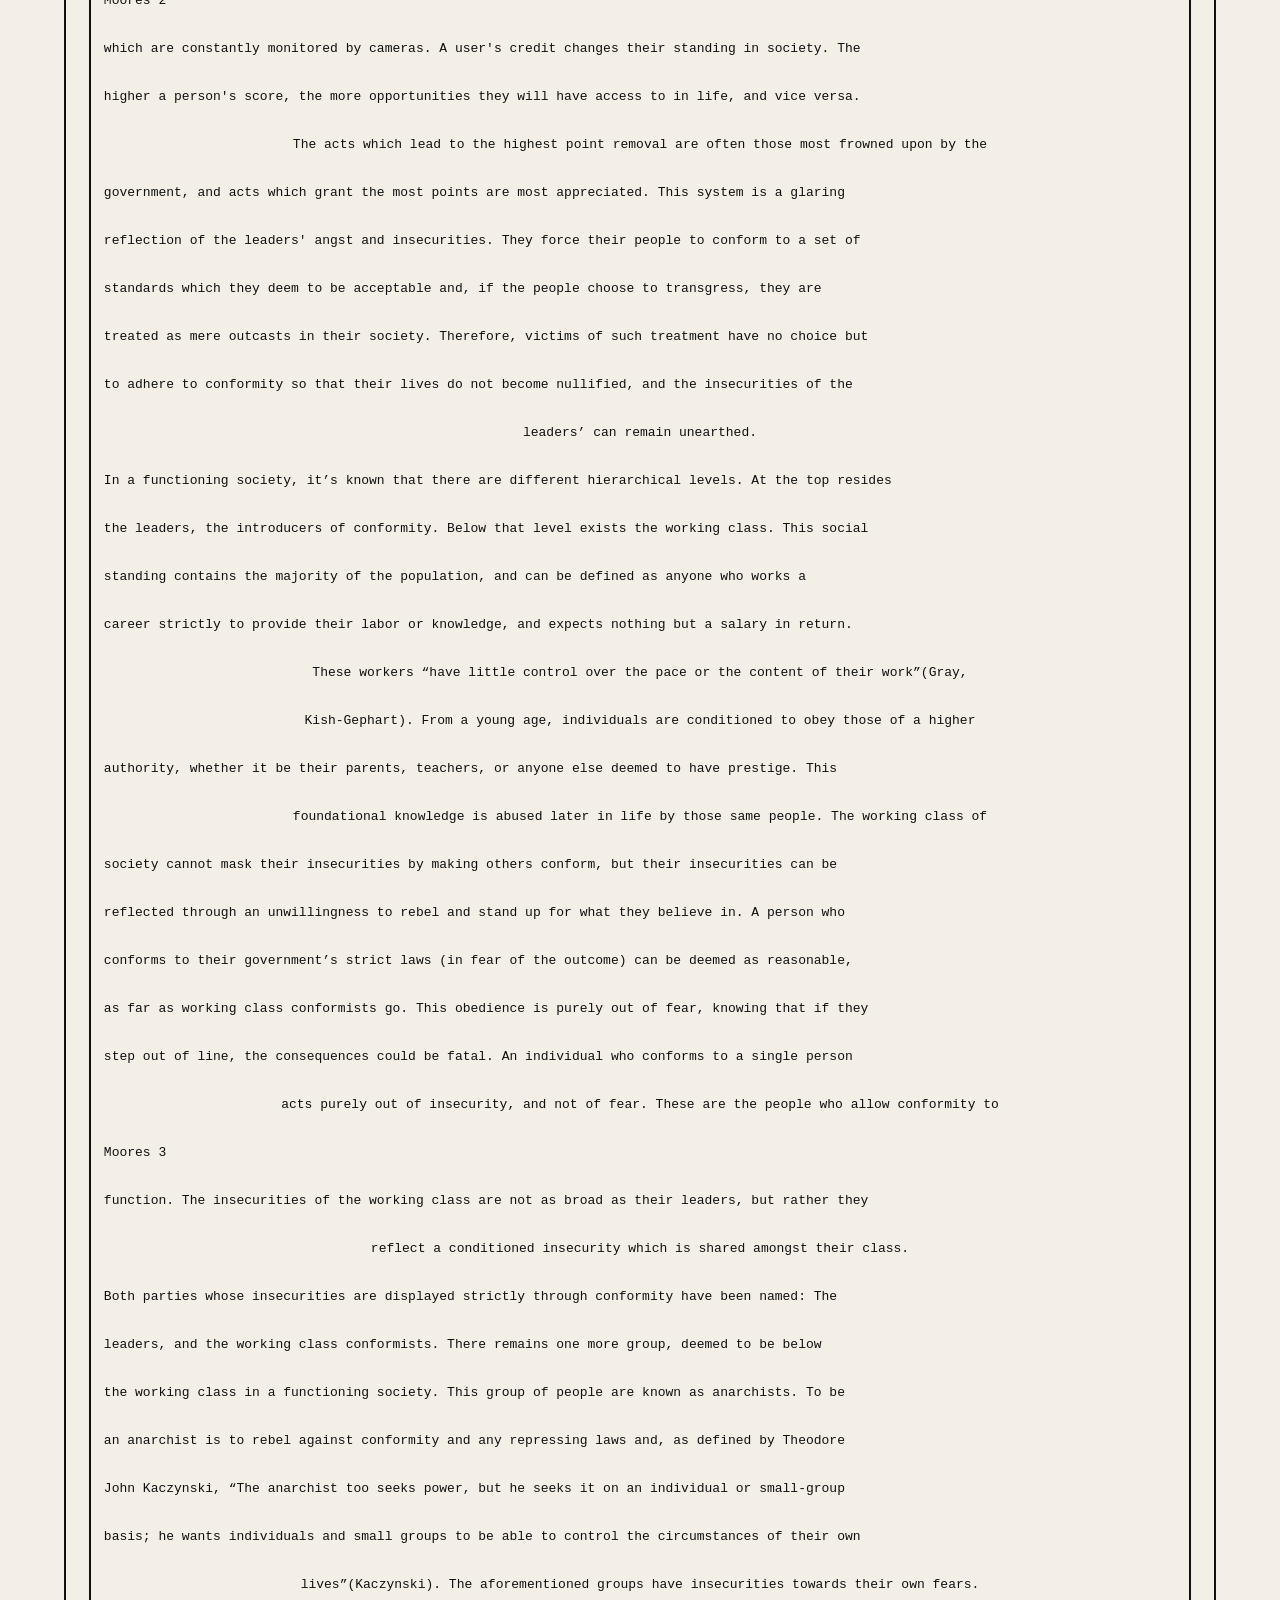
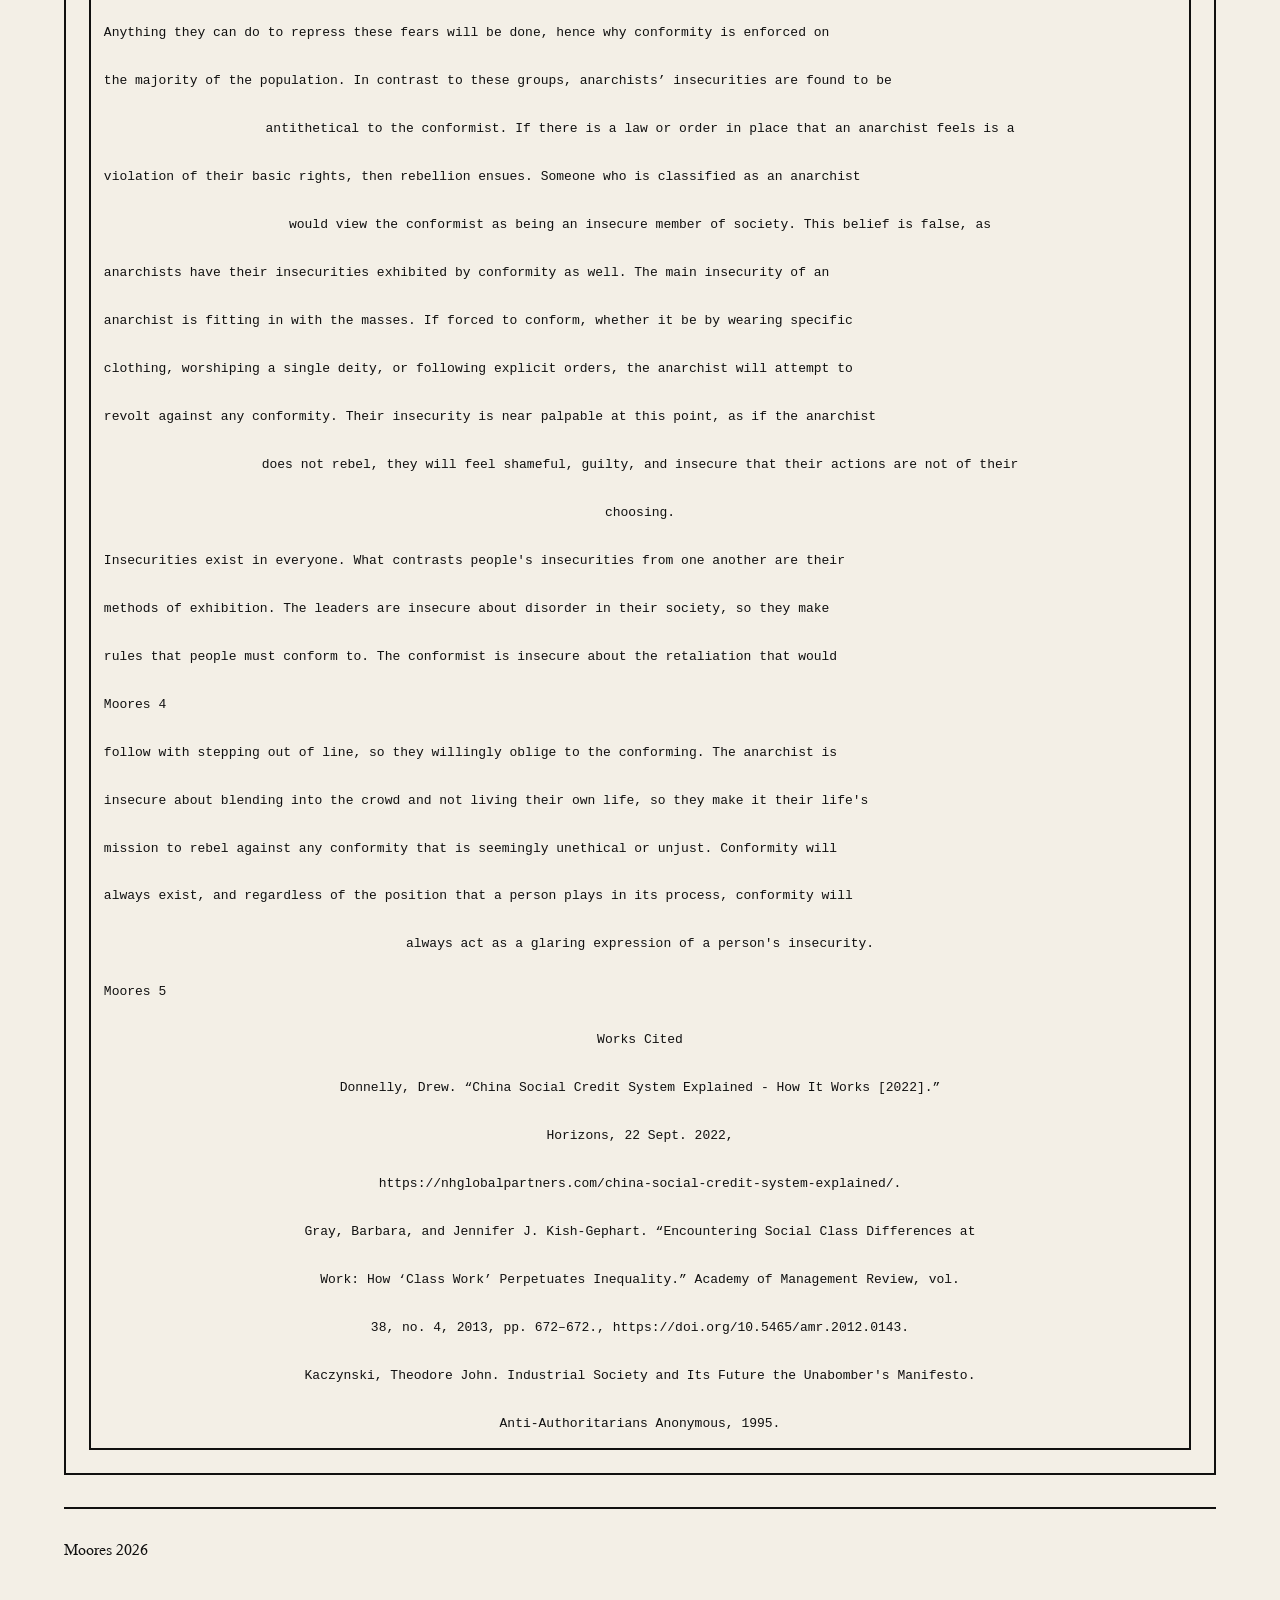
<file: essay-conformity-insecurity.html>
<!DOCTYPE html>
<html lang="en">
  <head>
    <meta charset="UTF-8" />
    <meta name="viewport" content="width=device-width, initial-scale=1.0" />
    <title>Conformity is an Expression of Insecurity | Portfolio</title>
    <meta name="description" content="View Conformity is an Expression of Insecurity." />
    <link rel="alternate" type="text/plain" href="essays-text/conformity-is-an-expression-of-insecurity.txt" />
    <link rel="stylesheet" href="styles.css" />
    <link rel="icon" type="image/png" href="favicon.png" />
    <link rel="apple-touch-icon" href="apple-touch-icon.png" />
  </head>
  <body class="project-page essay-page">
    <header class="site-header">
      <a class="brand" href="#" aria-label="Toggle color theme" aria-pressed="false" title="Toggle dark mode">J.M.</a>
      <a class="header-logo-target" id="brand-logo-target" href="index.html" aria-label="Back to homepage"><img src="newlogo.png" alt="JM circular logo" /></a>
      <button class="menu-toggle" id="menu-toggle" type="button" aria-expanded="false" aria-controls="primary-nav">Menu</button>
      <nav class="site-nav" id="primary-nav" aria-label="Main">
        <a href="index.html#about">About</a>
        <details class="nav-projects">
          <summary>Projects</summary>
          <div class="projects-dropdown" role="menu" aria-label="Projects submenu">
            <a href="tiktok-extractor.html" role="menuitem">TikTok Recipe Extractor</a>
            <a href="pdf-to-ppt.html" role="menuitem">PDF to PowerPoint</a>
            <a href="thirdle.html" role="menuitem">Thirdle</a>
          </div>
        </details>
        <a href="index.html#work">Work</a>
        <a href="index.html#websites">Websites</a>
        <a href="index.html#contact">Contact</a>
      </nav>
    </header>
    <main>
      <section class="section-border page-hero reveal-on-scroll">
        <p class="kicker">Essay</p>
        <h1>Conformity is an Expression of Insecurity</h1>
        <p class="lede">A critical argument linking social conformity to fear, uncertainty, and the pressure to perform belonging.</p>
      </section>
      <section class="section-border essay-viewer reveal-on-scroll">
        <p class="essay-meta">Read below or download the original PDF.</p>
        <div class="essay-actions">
          <a href="index.html#work">Back to Selected Work</a>
          <a class="button-link" href="Conformity%20is%20an%20Expression%20of%20Insecurity.pdf" download
            >Download PDF</a
          >
          <a class="button-link" href="essays-text/conformity-is-an-expression-of-insecurity.txt">Plain Text</a>
        </div>
        <pre class="essay-text" data-essay-format-src="essays-text/conformity-is-an-expression-of-insecurity.json" aria-label="Essay text"></pre>
      </section>
    </main>
    <footer class="site-footer"><p>Moores 2026</p></footer>
    <script src="script.js"></script>
    <script src="essay-text.js"></script>
  </body>
</html>
</file>
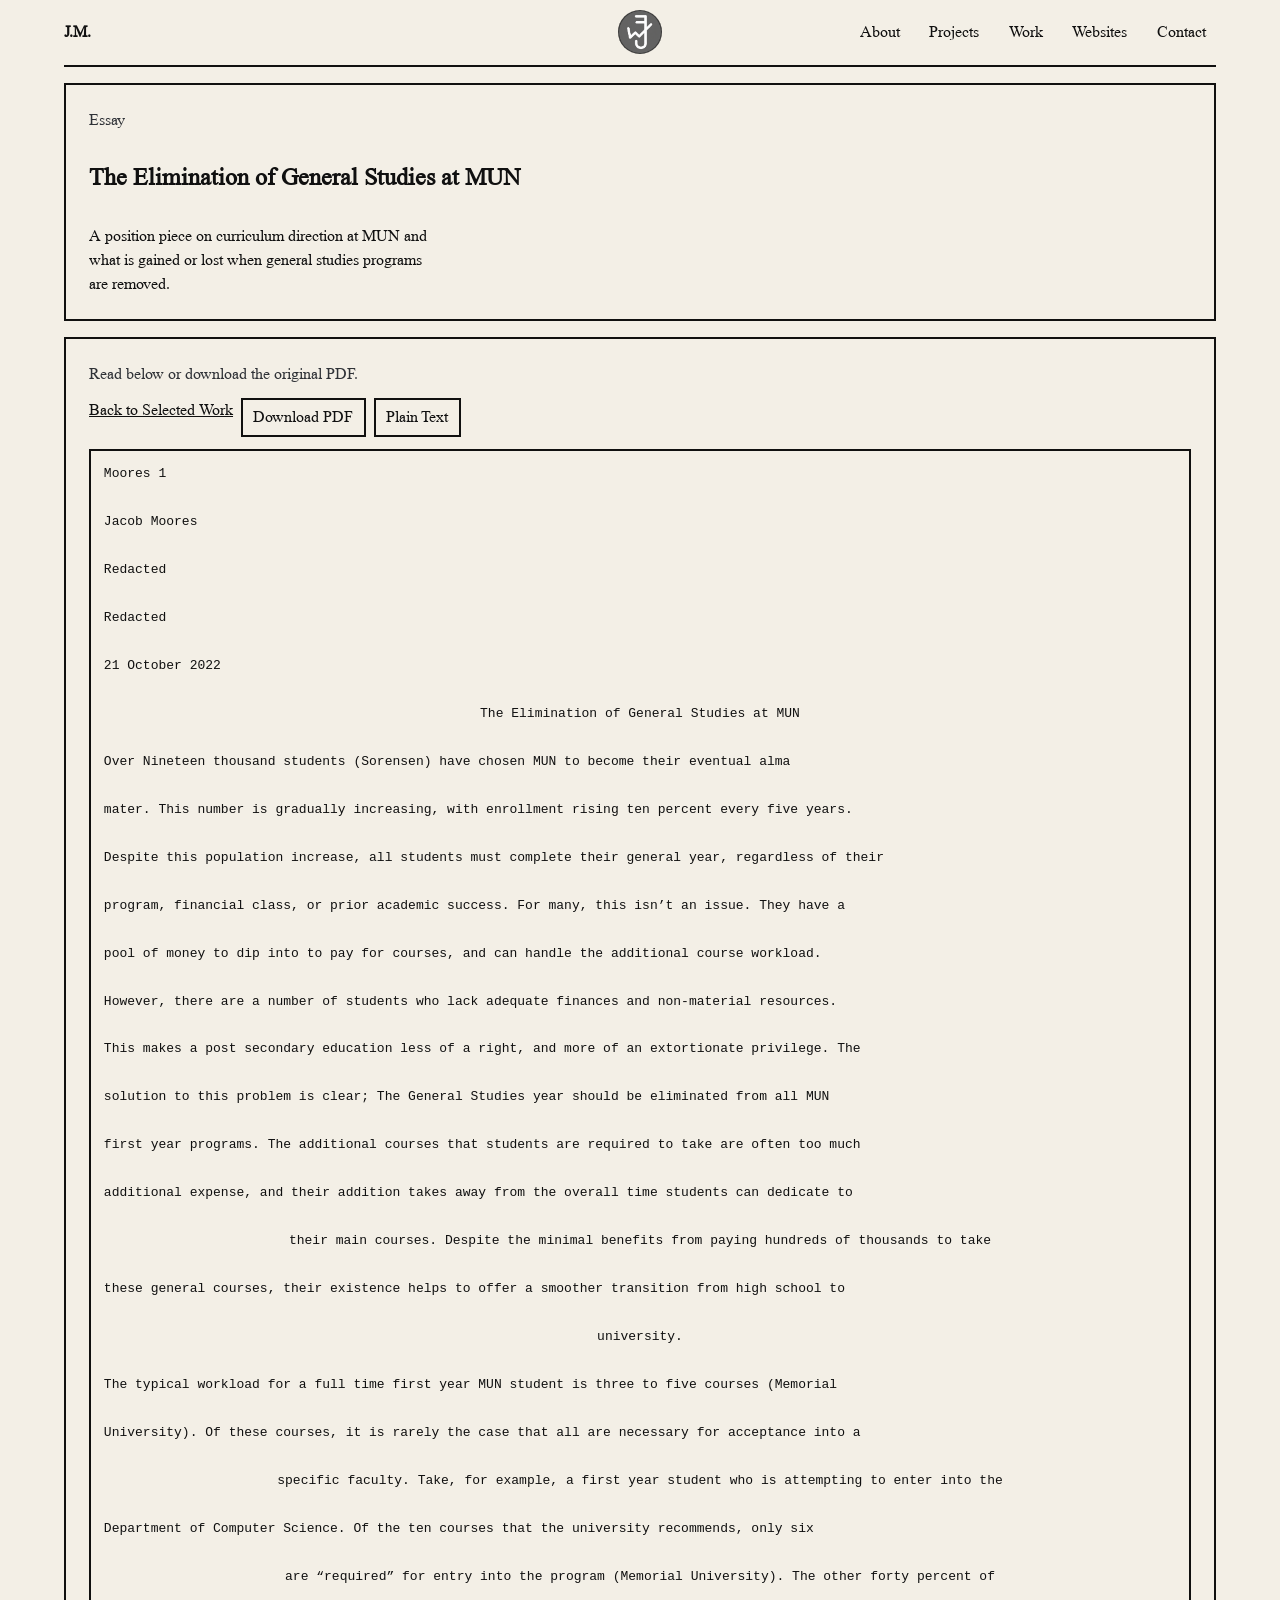
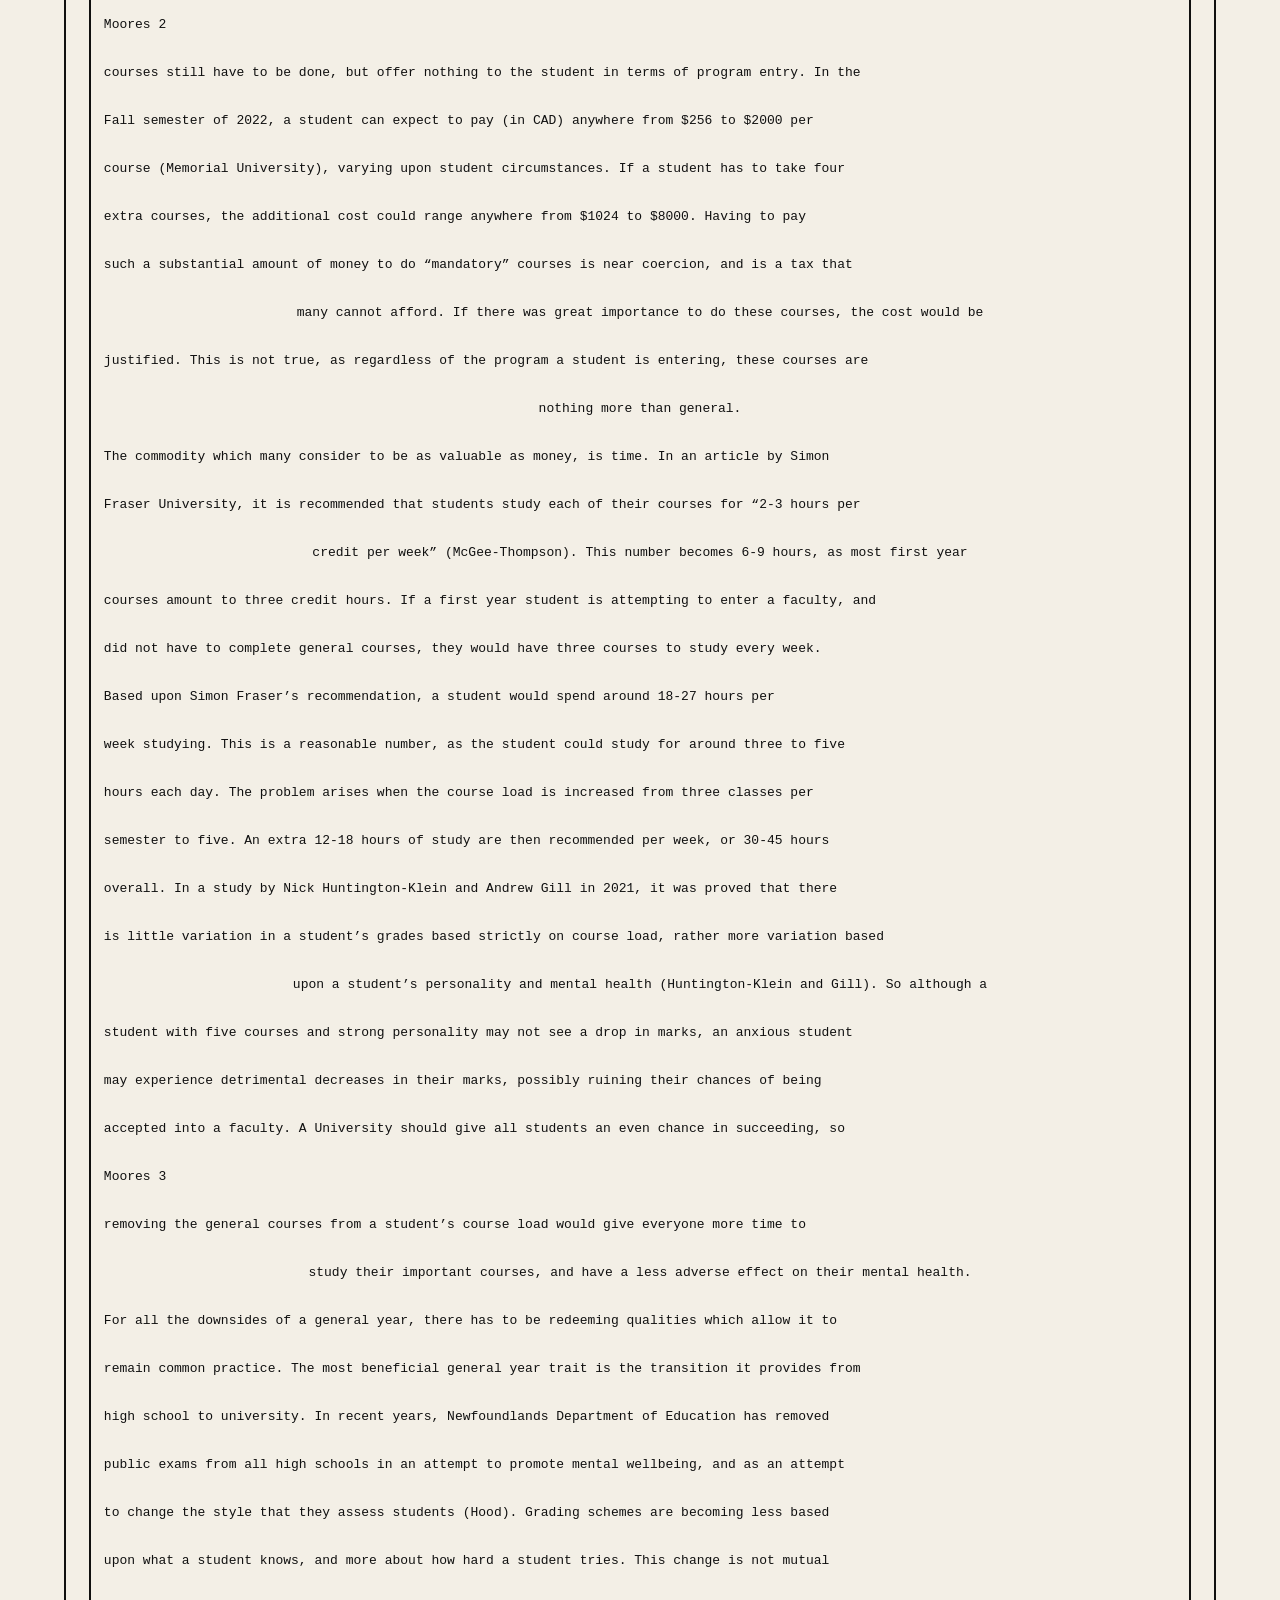
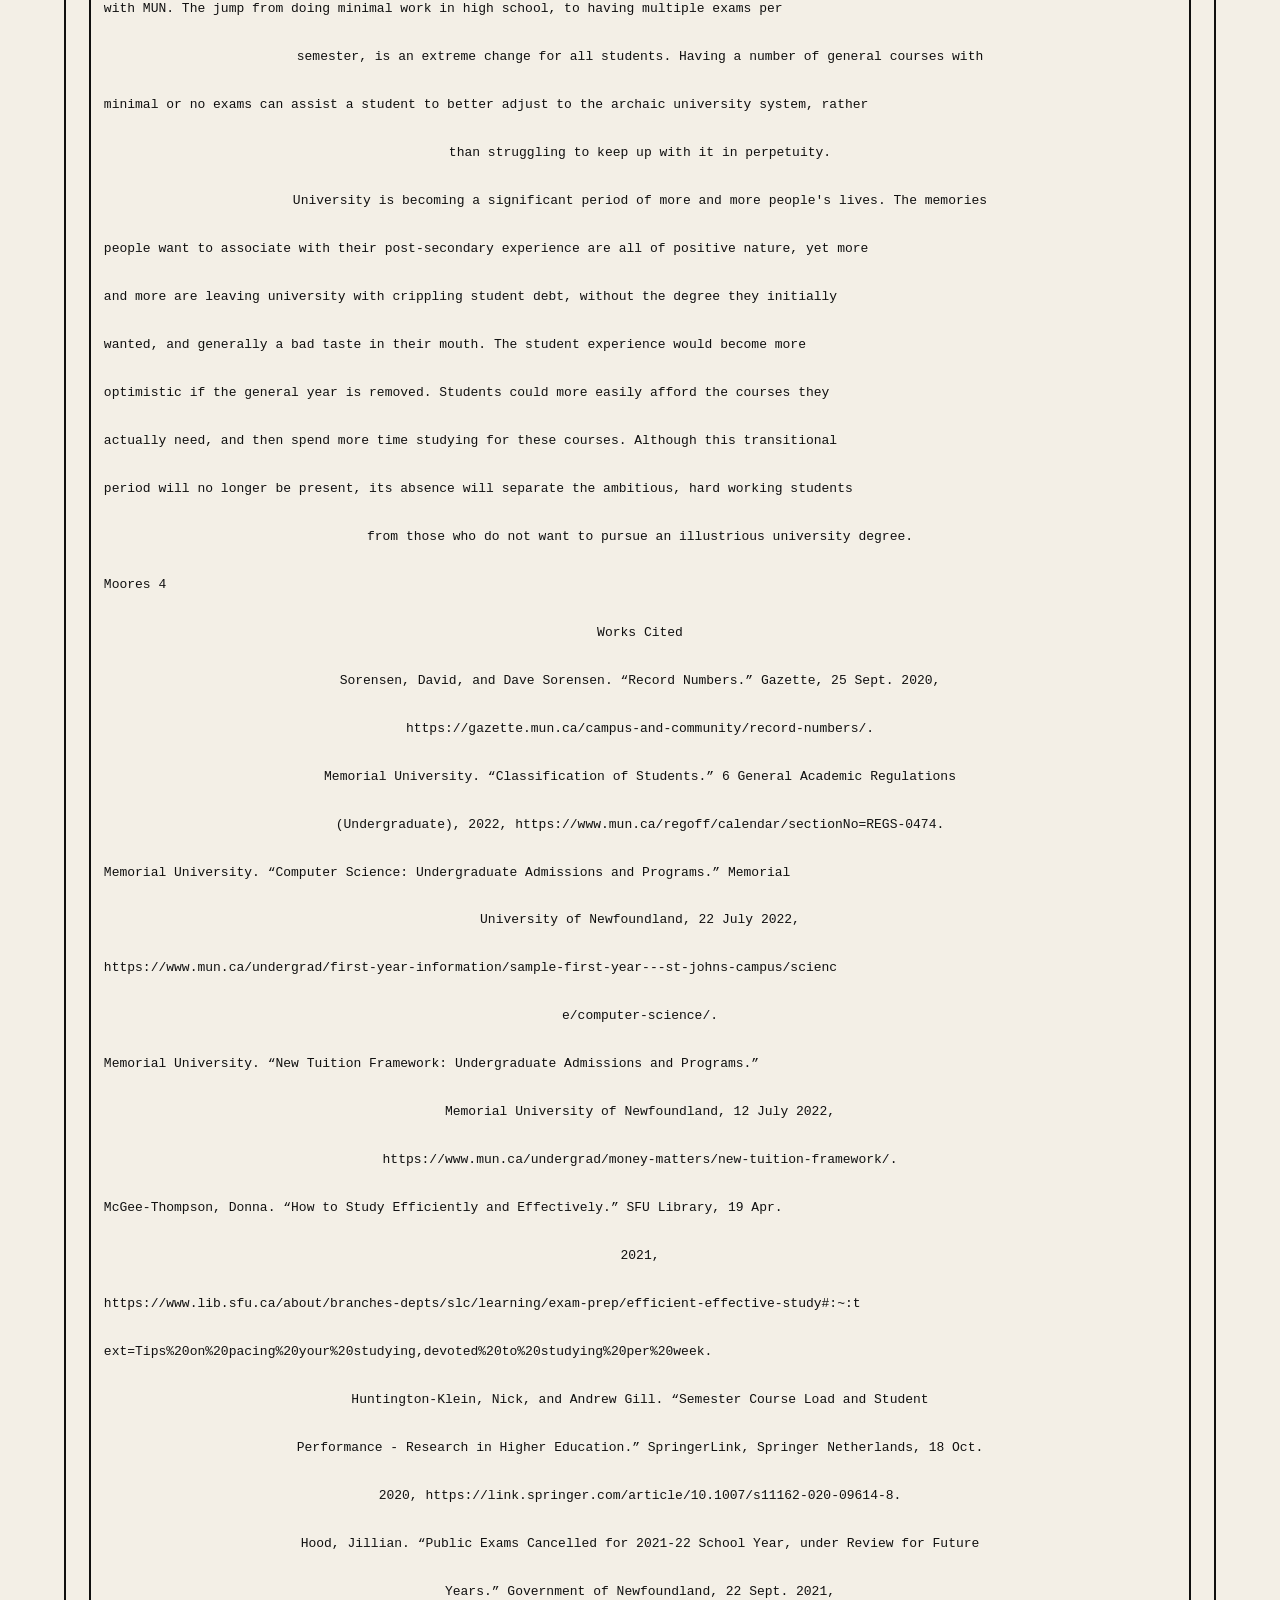
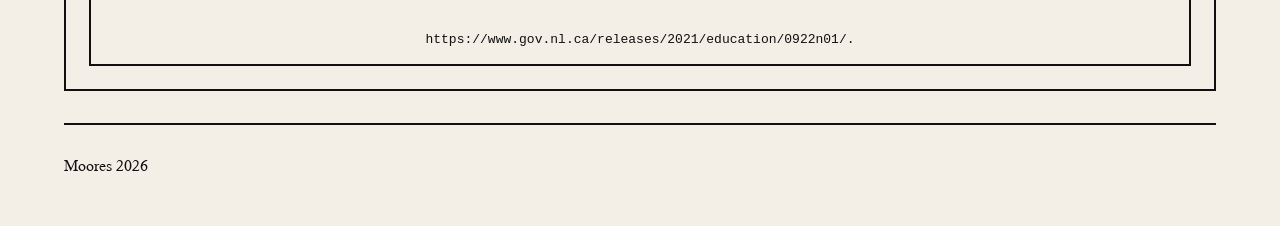
<file: essay-elimination-general-studies-mun.html>
<!DOCTYPE html>
<html lang="en">
  <head>
    <meta charset="UTF-8" />
    <meta name="viewport" content="width=device-width, initial-scale=1.0" />
    <title>The Elimination of General Studies at MUN | Portfolio</title>
    <meta name="description" content="View The Elimination of General Studies at MUN." />
    <link rel="alternate" type="text/plain" href="essays-text/the-elimination-of-general-studies-at-mun.txt" />
    <link rel="stylesheet" href="styles.css" />
    <link rel="icon" type="image/png" href="favicon.png" />
    <link rel="apple-touch-icon" href="apple-touch-icon.png" />
  </head>
  <body class="project-page essay-page">
    <header class="site-header">
      <a class="brand" href="#" aria-label="Toggle color theme" aria-pressed="false" title="Toggle dark mode">J.M.</a>
      <a class="header-logo-target" id="brand-logo-target" href="index.html" aria-label="Back to homepage"><img src="newlogo.png" alt="JM circular logo" /></a>
      <button class="menu-toggle" id="menu-toggle" type="button" aria-expanded="false" aria-controls="primary-nav">Menu</button>
      <nav class="site-nav" id="primary-nav" aria-label="Main">
        <a href="index.html#about">About</a>
        <details class="nav-projects">
          <summary>Projects</summary>
          <div class="projects-dropdown" role="menu" aria-label="Projects submenu">
            <a href="tiktok-extractor.html" role="menuitem">TikTok Recipe Extractor</a>
            <a href="pdf-to-ppt.html" role="menuitem">PDF to PowerPoint</a>
            <a href="thirdle.html" role="menuitem">Thirdle</a>
          </div>
        </details>
        <a href="index.html#work">Work</a>
        <a href="index.html#websites">Websites</a>
        <a href="index.html#contact">Contact</a>
      </nav>
    </header>
    <main>
      <section class="section-border page-hero reveal-on-scroll">
        <p class="kicker">Essay</p>
        <h1>The Elimination of General Studies at MUN</h1>
        <p class="lede">A position piece on curriculum direction at MUN and what is gained or lost when general studies programs are removed.</p>
      </section>
      <section class="section-border essay-viewer reveal-on-scroll">
        <p class="essay-meta">Read below or download the original PDF.</p>
        <div class="essay-actions">
          <a href="index.html#work">Back to Selected Work</a>
          <a class="button-link" href="The%20Elimination%20of%20General%20Studies%20at%20MUN.pdf" download
            >Download PDF</a
          >
          <a class="button-link" href="essays-text/the-elimination-of-general-studies-at-mun.txt">Plain Text</a>
        </div>
        <pre class="essay-text" data-essay-format-src="essays-text/the-elimination-of-general-studies-at-mun.json" aria-label="Essay text"></pre>
      </section>
    </main>
    <footer class="site-footer"><p>Moores 2026</p></footer>
    <script src="script.js"></script>
    <script src="essay-text.js"></script>
  </body>
</html>
</file>
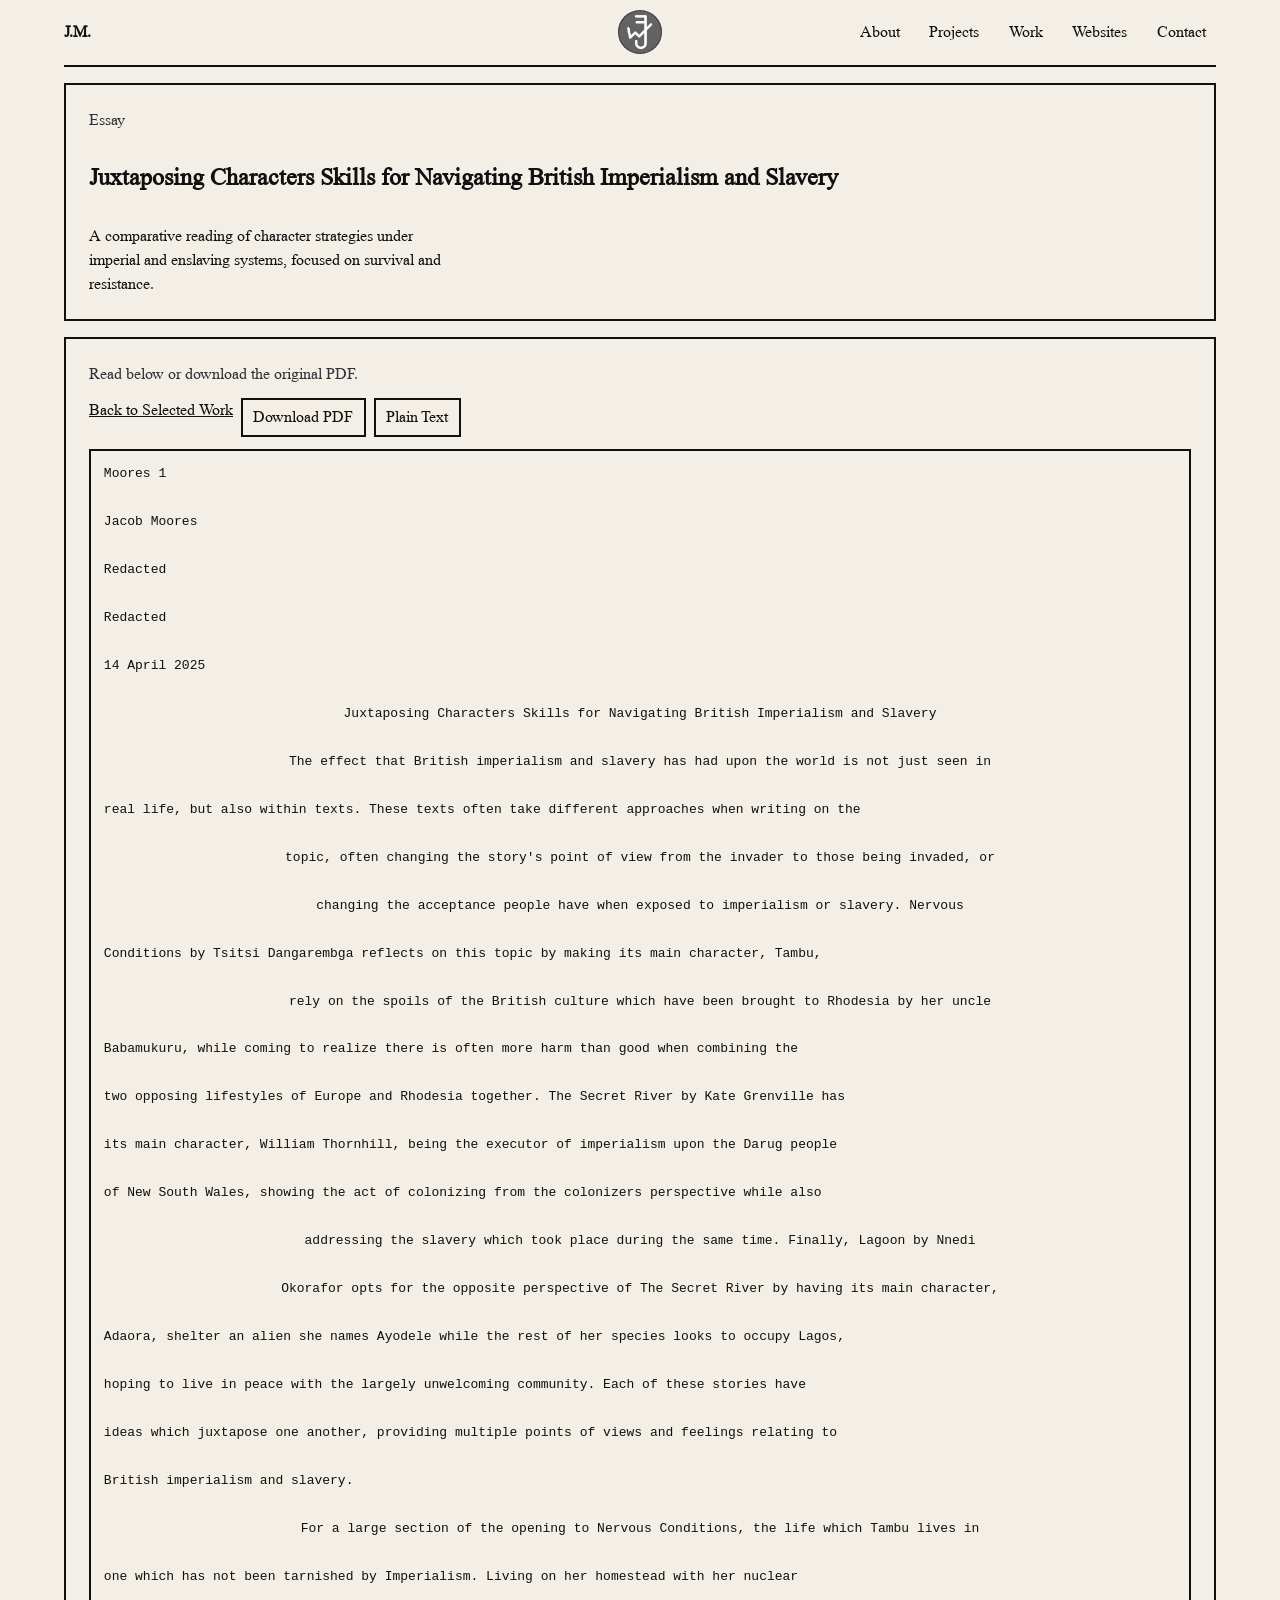
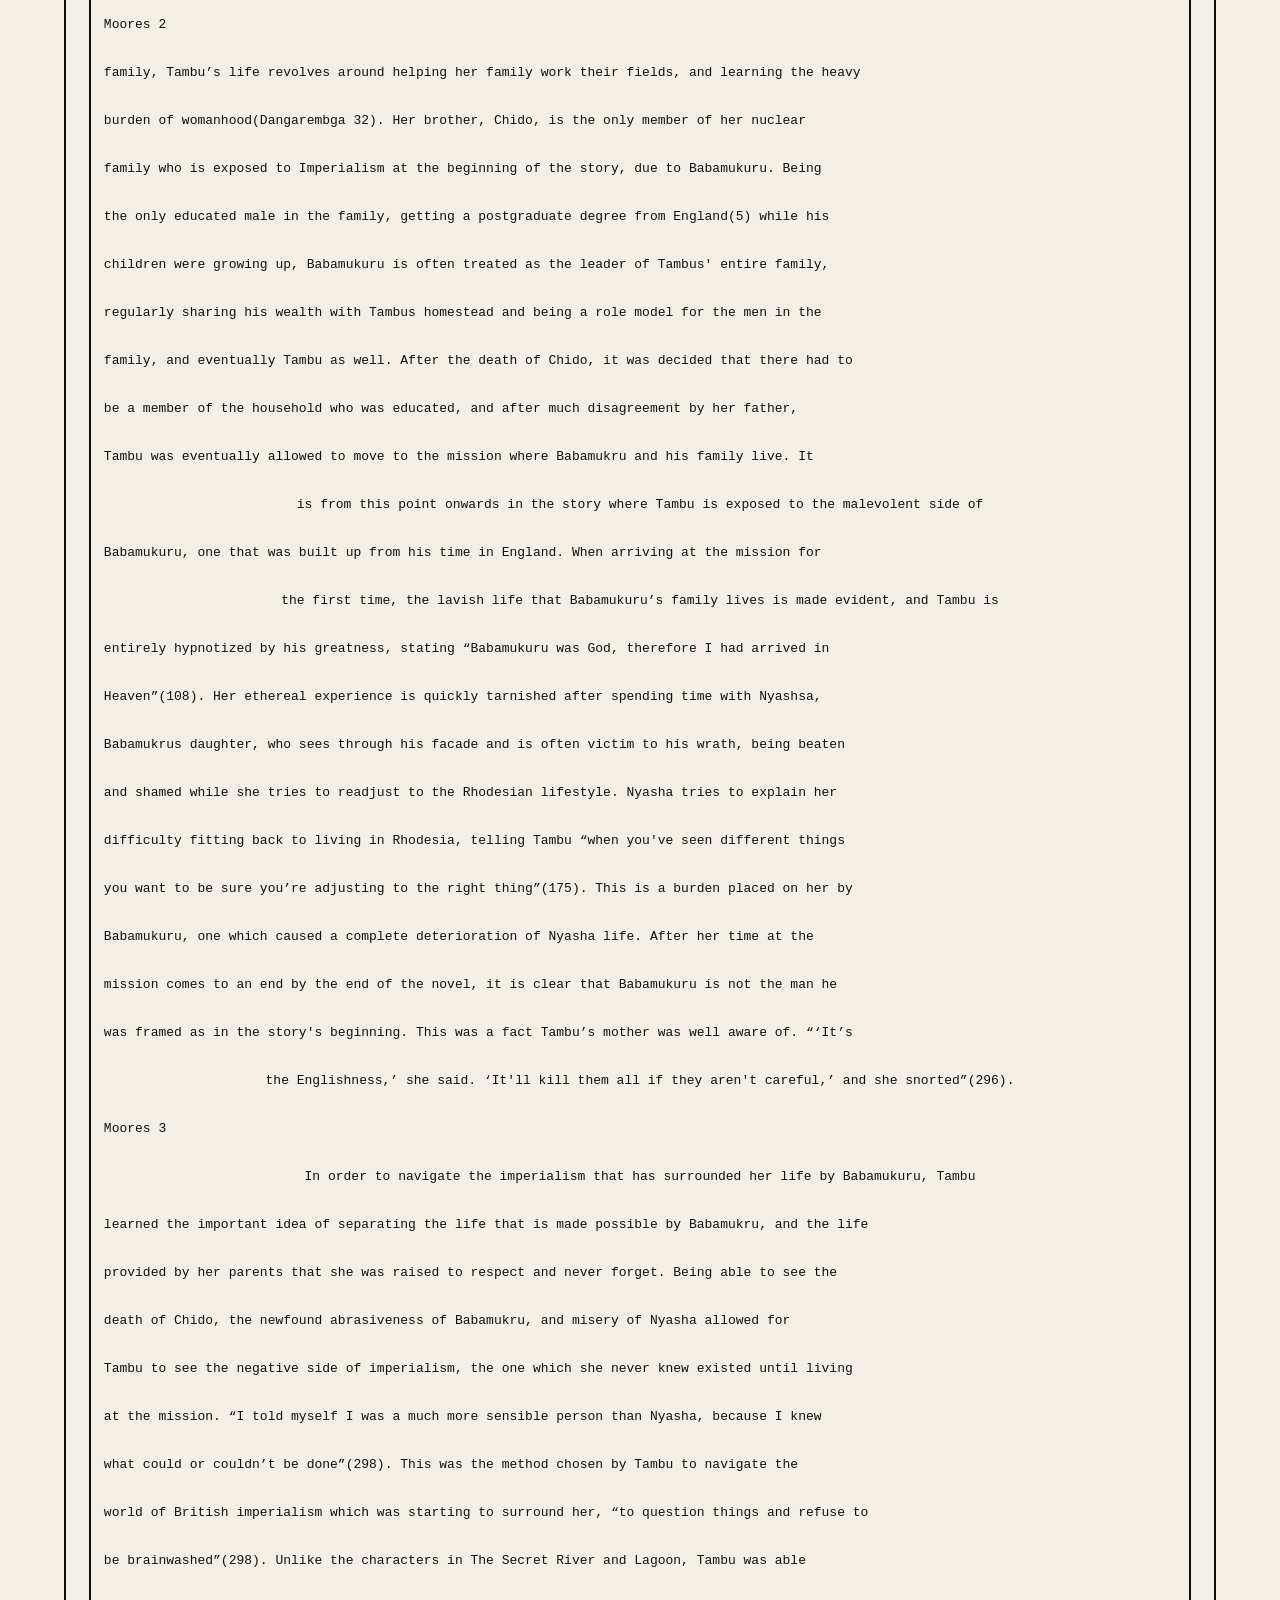
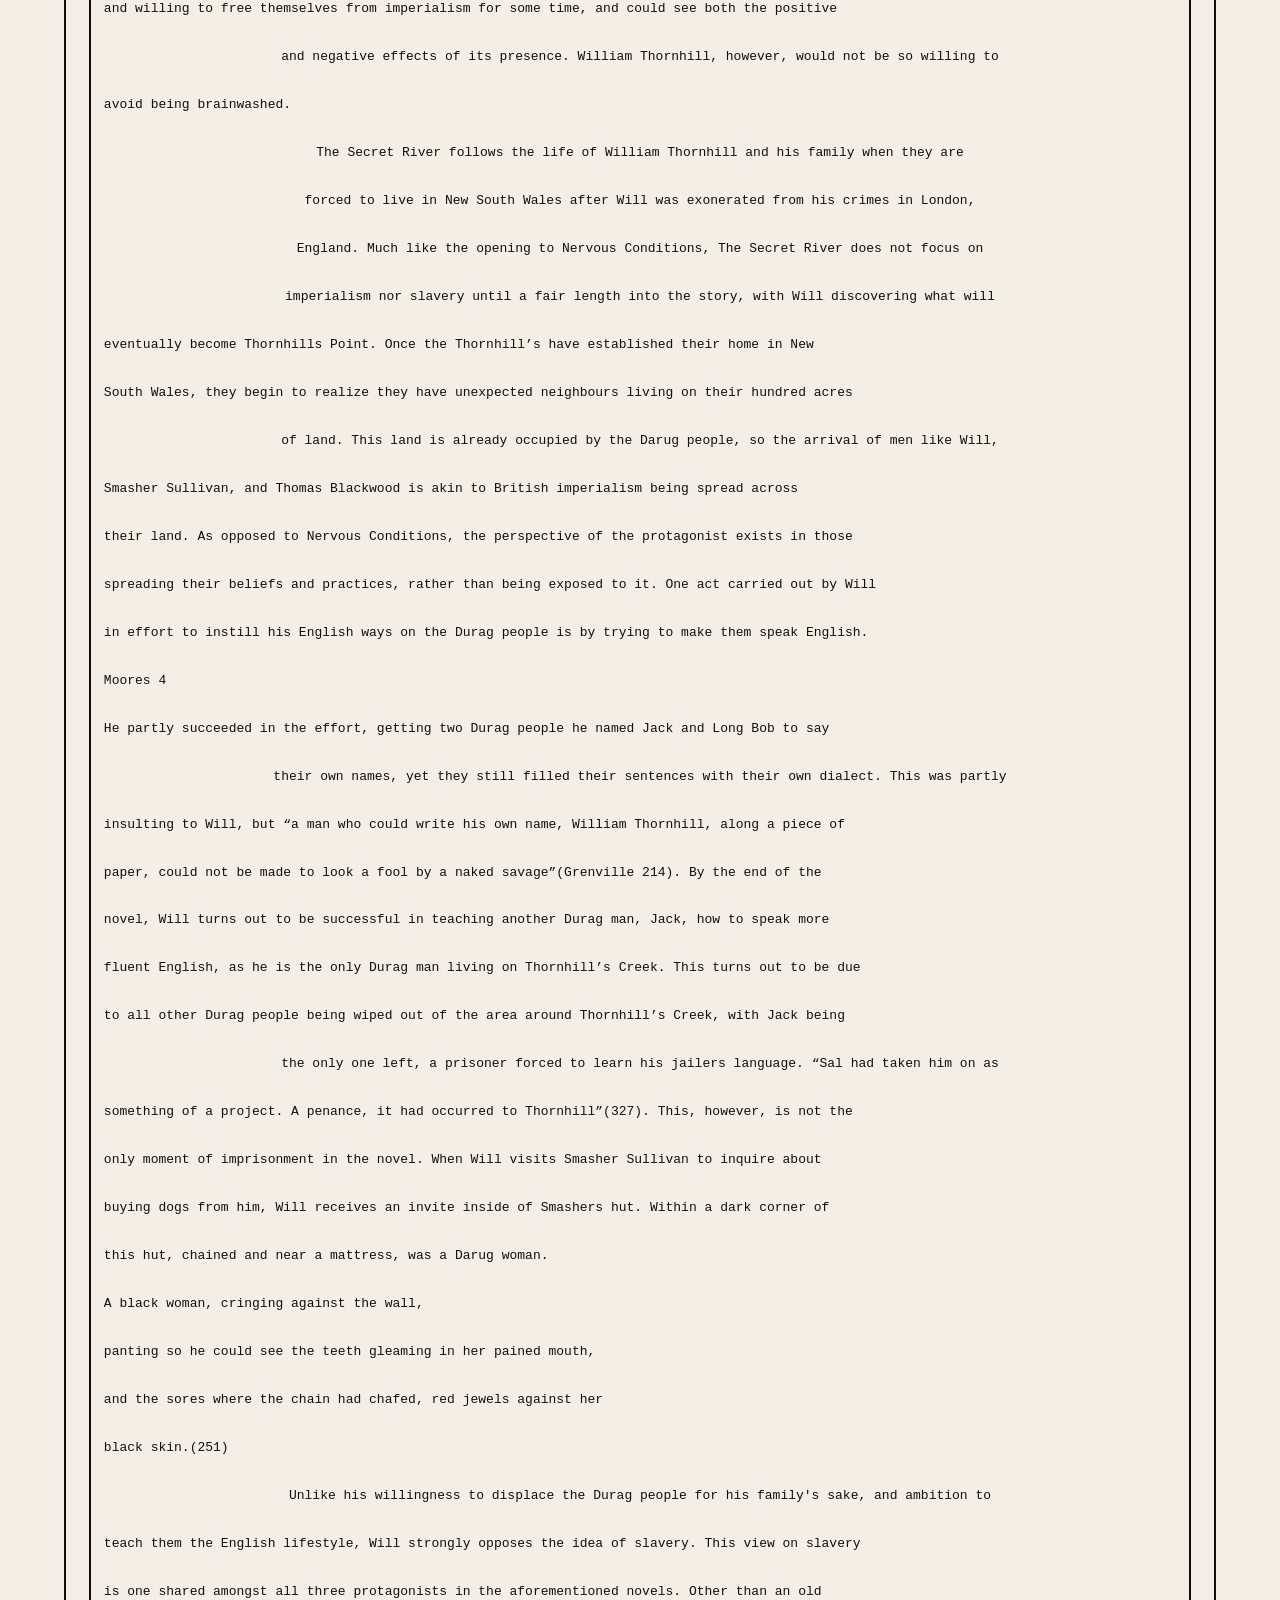
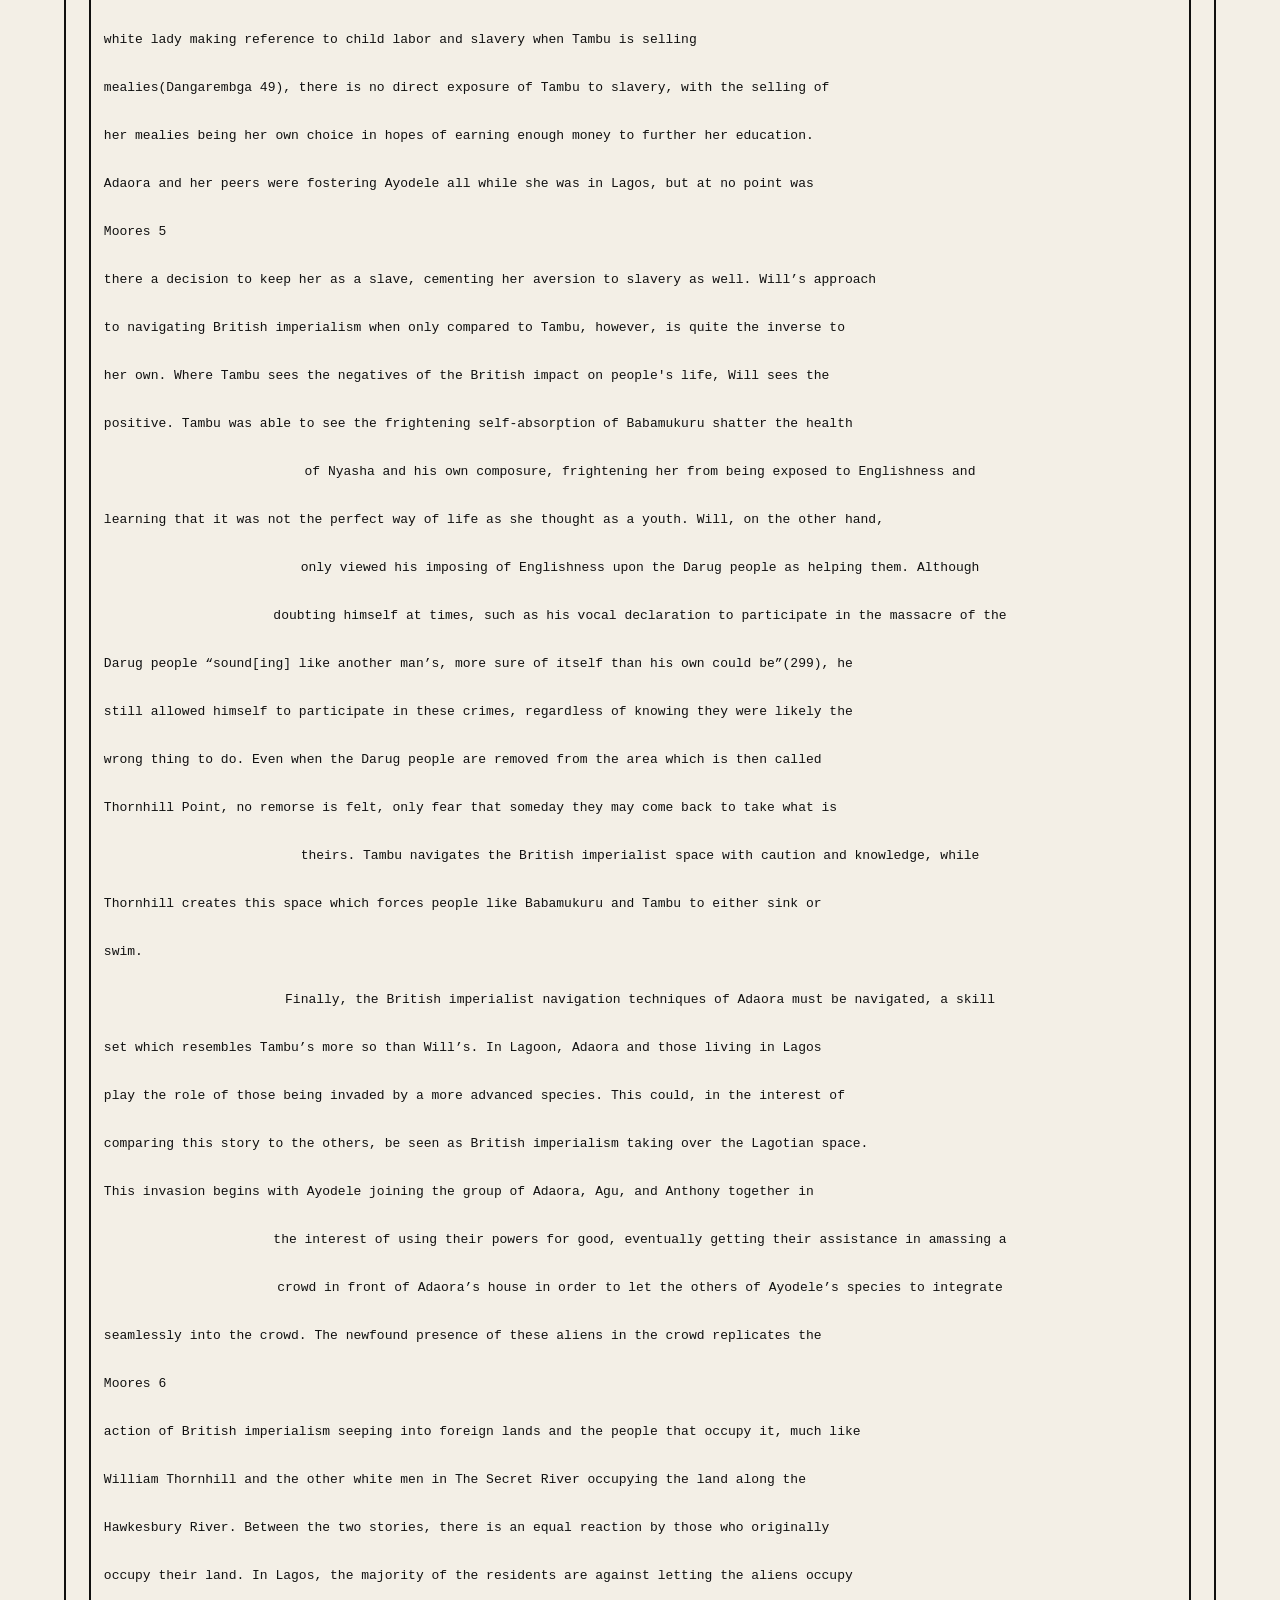
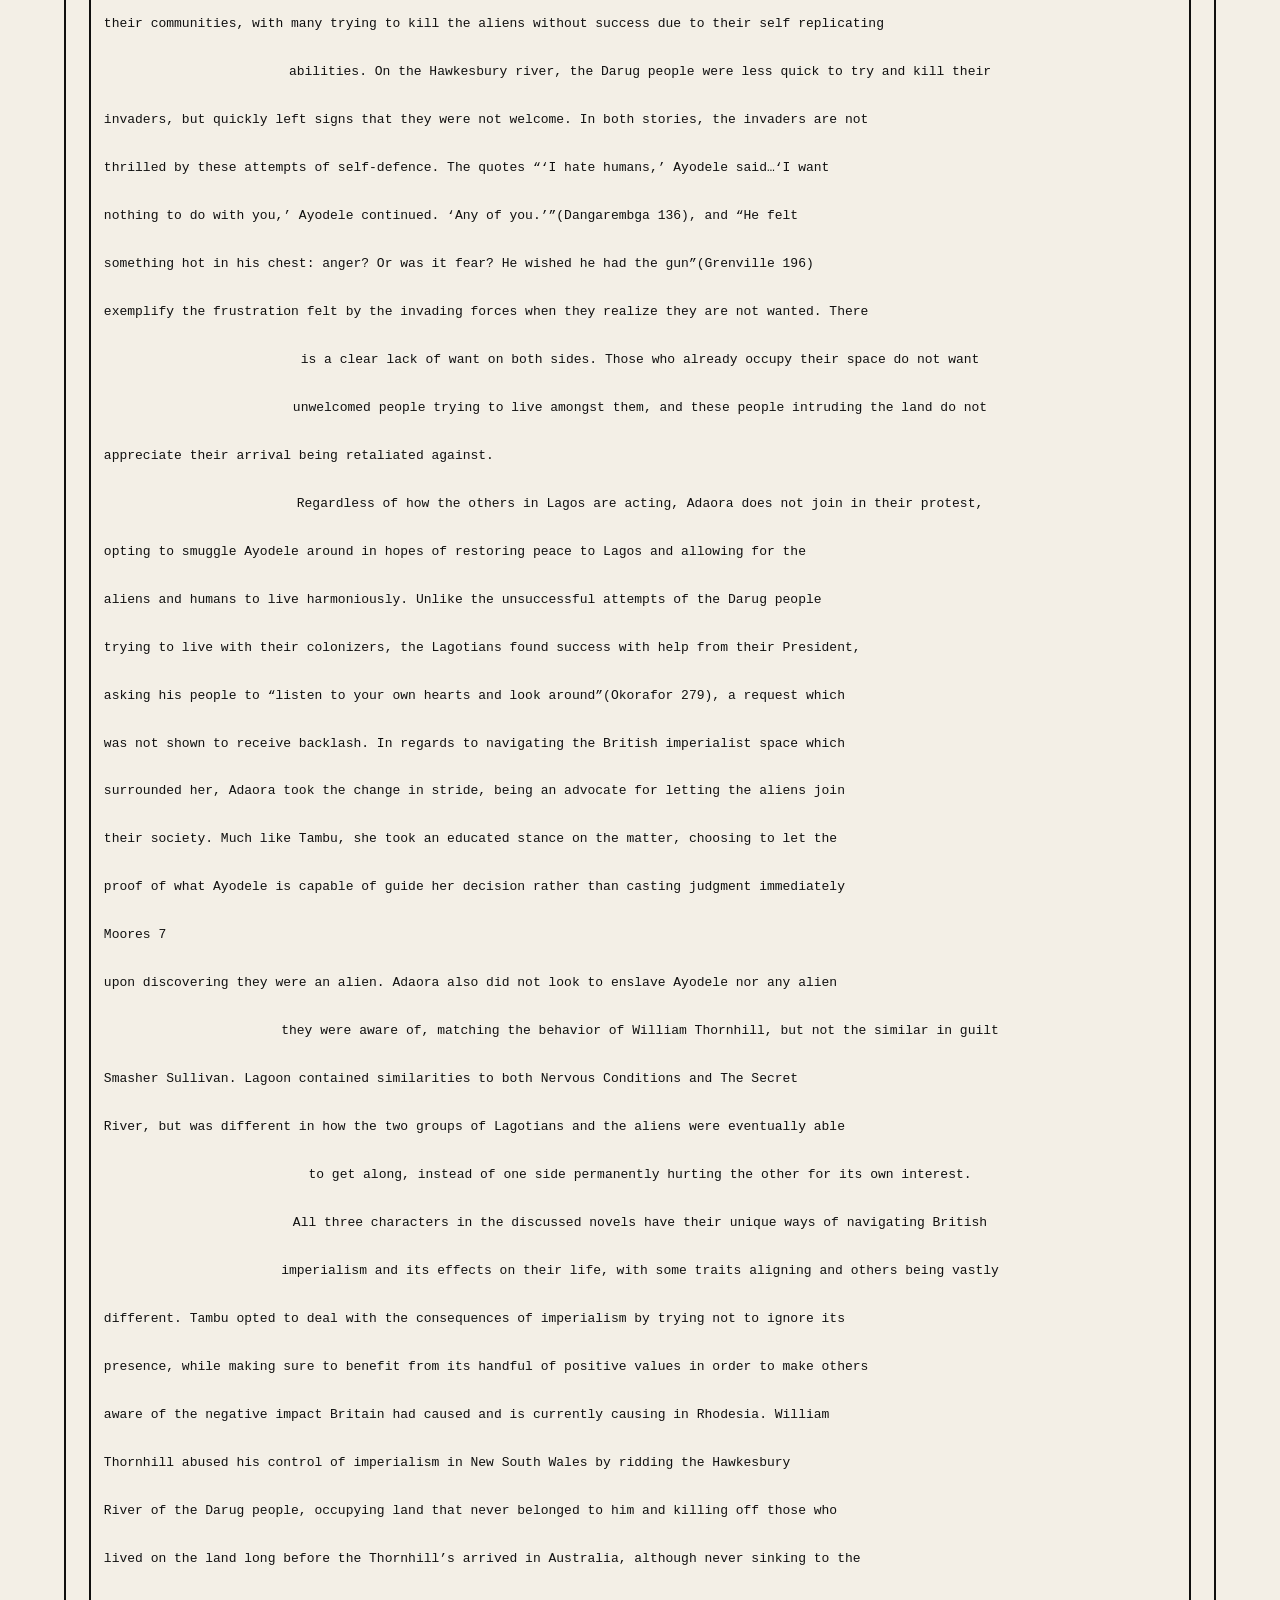
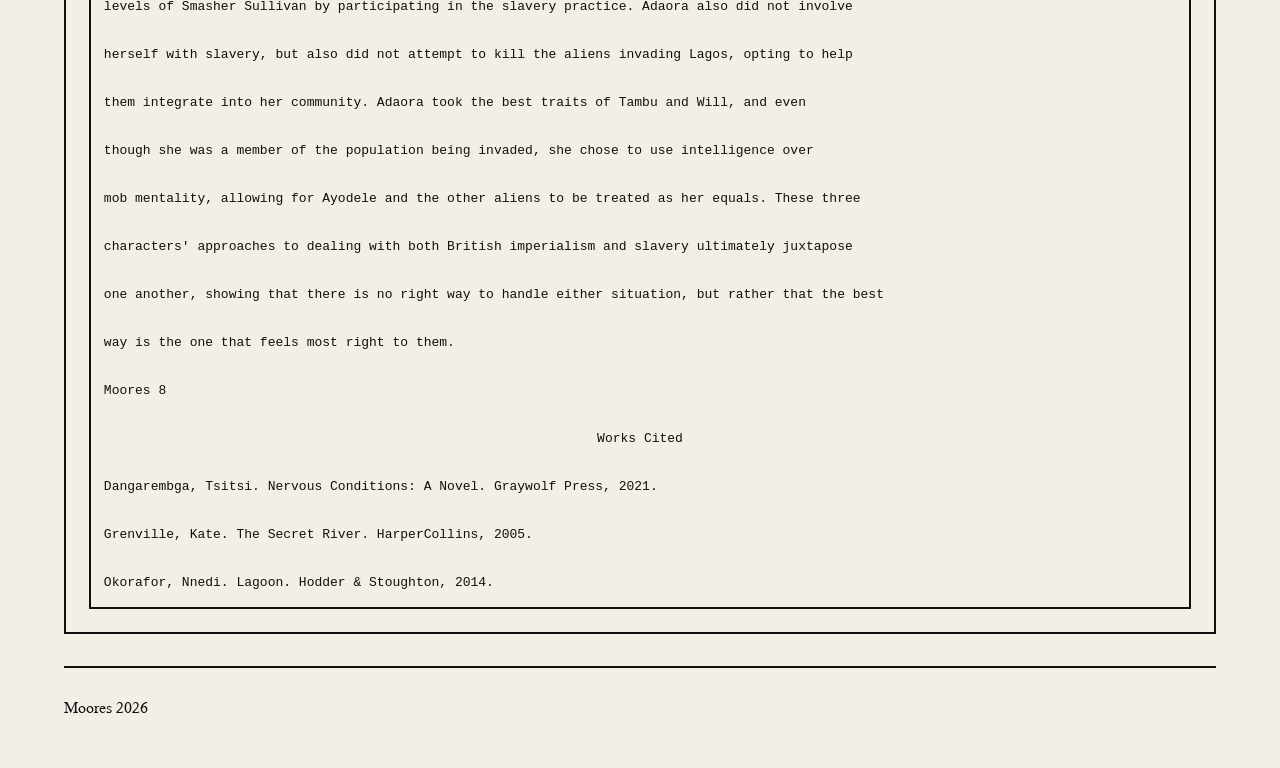
<file: essay-juxtaposing-characters-imperialism-slavery.html>
<!DOCTYPE html>
<html lang="en">
  <head>
    <meta charset="UTF-8" />
    <meta name="viewport" content="width=device-width, initial-scale=1.0" />
    <title>Juxtaposing Characters Skills for Navigating British Imperialism and Slavery | Portfolio</title>
    <meta name="description" content="View Juxtaposing Characters Skills for Navigating British Imperialism and Slavery." />
    <link rel="alternate" type="text/plain" href="essays-text/juxtaposing-characters-skills-for-navigating-british-imperialism-and-slavery.txt" />
    <link rel="stylesheet" href="styles.css" />
    <link rel="icon" type="image/png" href="favicon.png" />
    <link rel="apple-touch-icon" href="apple-touch-icon.png" />
  </head>
  <body class="project-page essay-page">
    <header class="site-header">
      <a class="brand" href="#" aria-label="Toggle color theme" aria-pressed="false" title="Toggle dark mode">J.M.</a>
      <a class="header-logo-target" id="brand-logo-target" href="index.html" aria-label="Back to homepage"><img src="newlogo.png" alt="JM circular logo" /></a>
      <button class="menu-toggle" id="menu-toggle" type="button" aria-expanded="false" aria-controls="primary-nav">Menu</button>
      <nav class="site-nav" id="primary-nav" aria-label="Main">
        <a href="index.html#about">About</a>
        <details class="nav-projects">
          <summary>Projects</summary>
          <div class="projects-dropdown" role="menu" aria-label="Projects submenu">
            <a href="tiktok-extractor.html" role="menuitem">TikTok Recipe Extractor</a>
            <a href="pdf-to-ppt.html" role="menuitem">PDF to PowerPoint</a>
            <a href="thirdle.html" role="menuitem">Thirdle</a>
          </div>
        </details>
        <a href="index.html#work">Work</a>
        <a href="index.html#websites">Websites</a>
        <a href="index.html#contact">Contact</a>
      </nav>
    </header>
    <main>
      <section class="section-border page-hero reveal-on-scroll">
        <p class="kicker">Essay</p>
        <h1>Juxtaposing Characters Skills for Navigating British Imperialism and Slavery</h1>
        <p class="lede">A comparative reading of character strategies under imperial and enslaving systems, focused on survival and resistance.</p>
      </section>
      <section class="section-border essay-viewer reveal-on-scroll">
        <p class="essay-meta">Read below or download the original PDF.</p>
        <div class="essay-actions">
          <a href="index.html#work">Back to Selected Work</a>
          <a class="button-link" href="Juxtaposing%20Characters%20Skills%20for%20Navigating%20British%20Imperialism%20and%20Slavery.pdf" download
            >Download PDF</a
          >
          <a class="button-link" href="essays-text/juxtaposing-characters-skills-for-navigating-british-imperialism-and-slavery.txt">Plain Text</a>
        </div>
        <pre class="essay-text" data-essay-format-src="essays-text/juxtaposing-characters-skills-for-navigating-british-imperialism-and-slavery.json" aria-label="Essay text"></pre>
      </section>
    </main>
    <footer class="site-footer"><p>Moores 2026</p></footer>
    <script src="script.js"></script>
    <script src="essay-text.js"></script>
  </body>
</html>
</file>
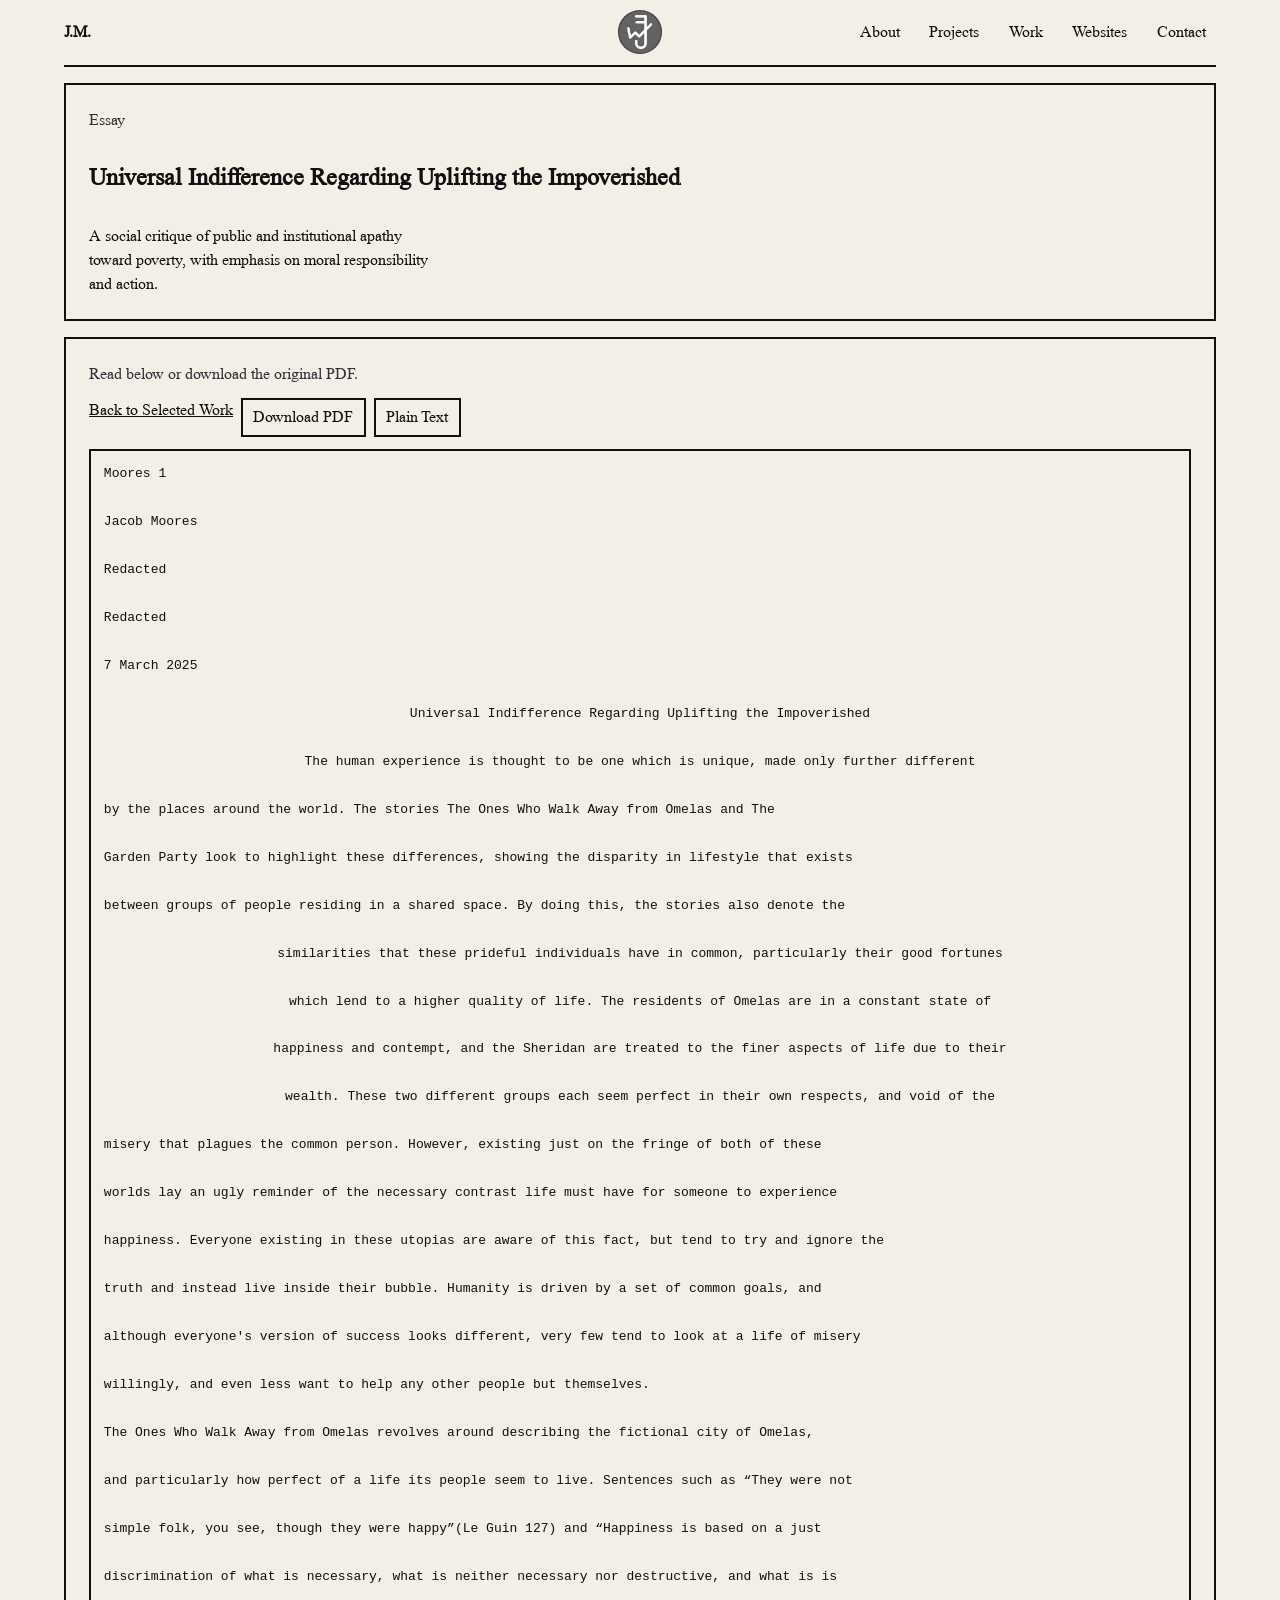
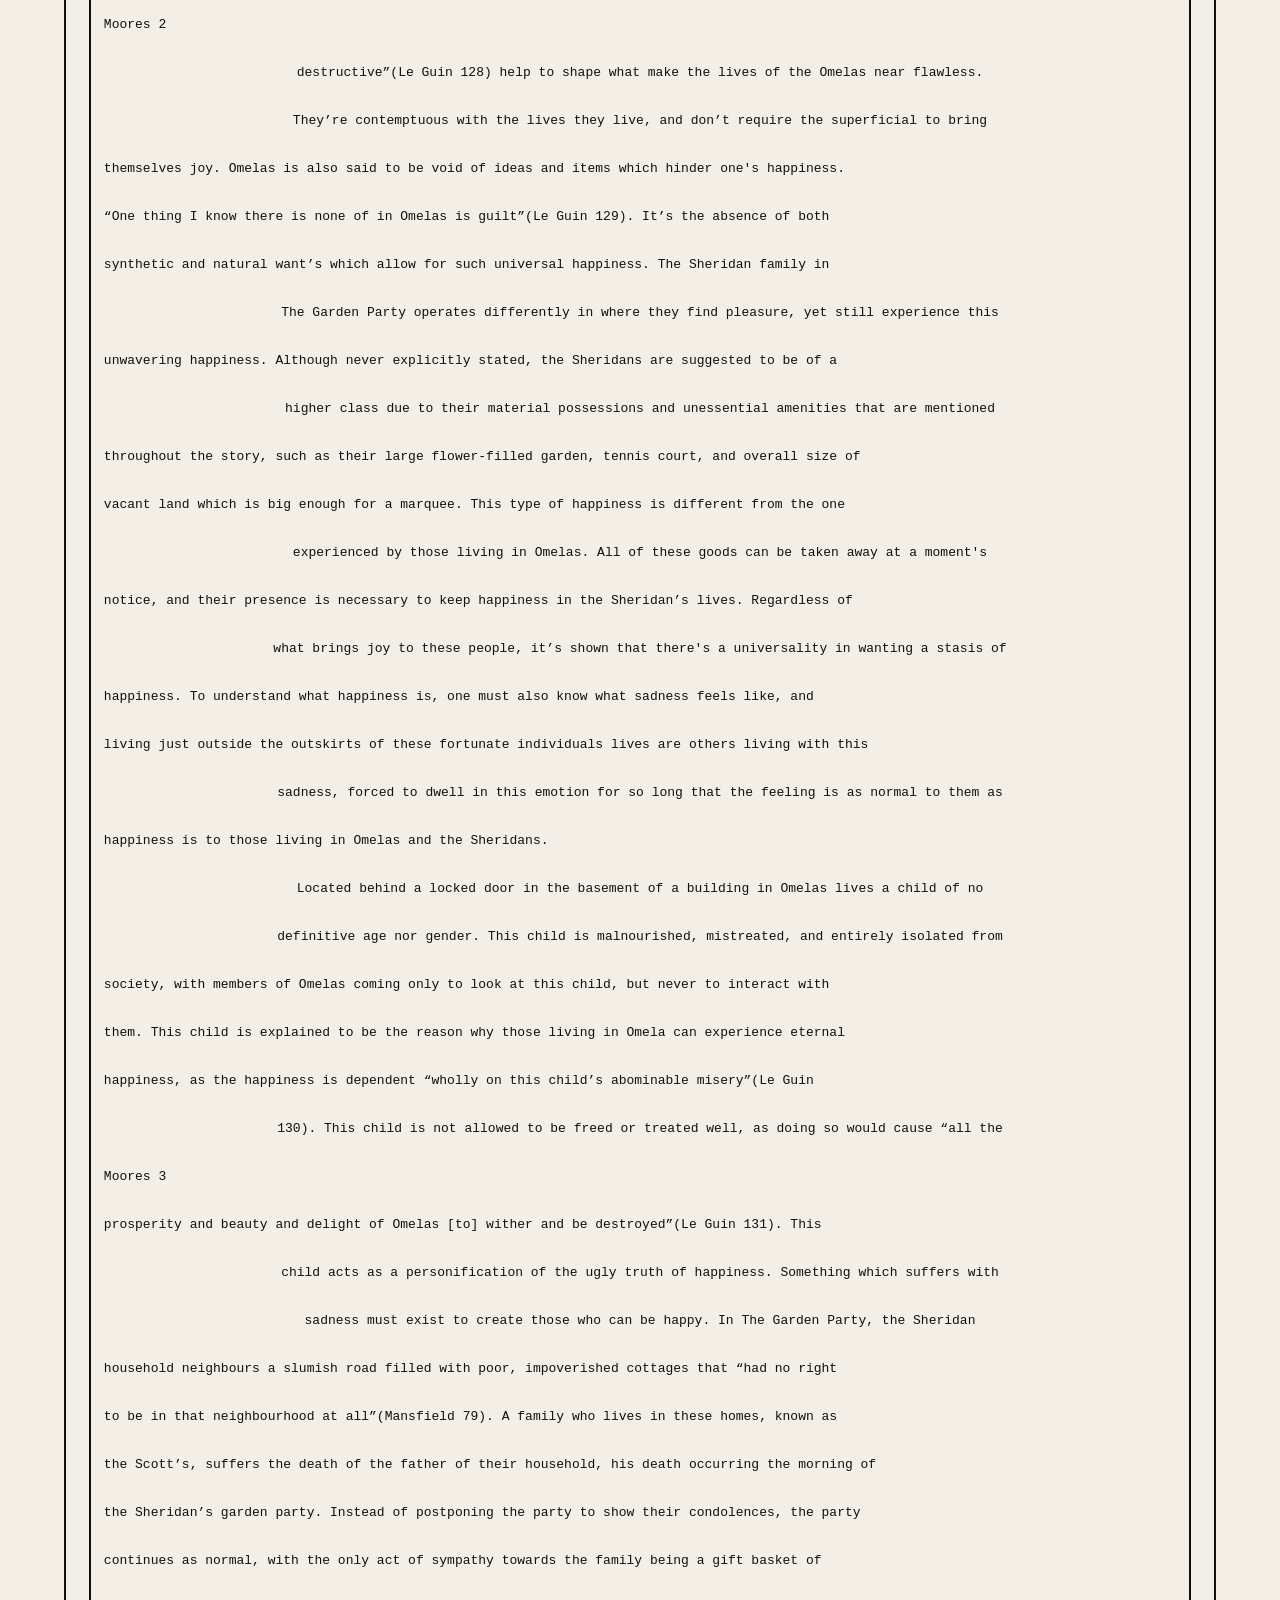
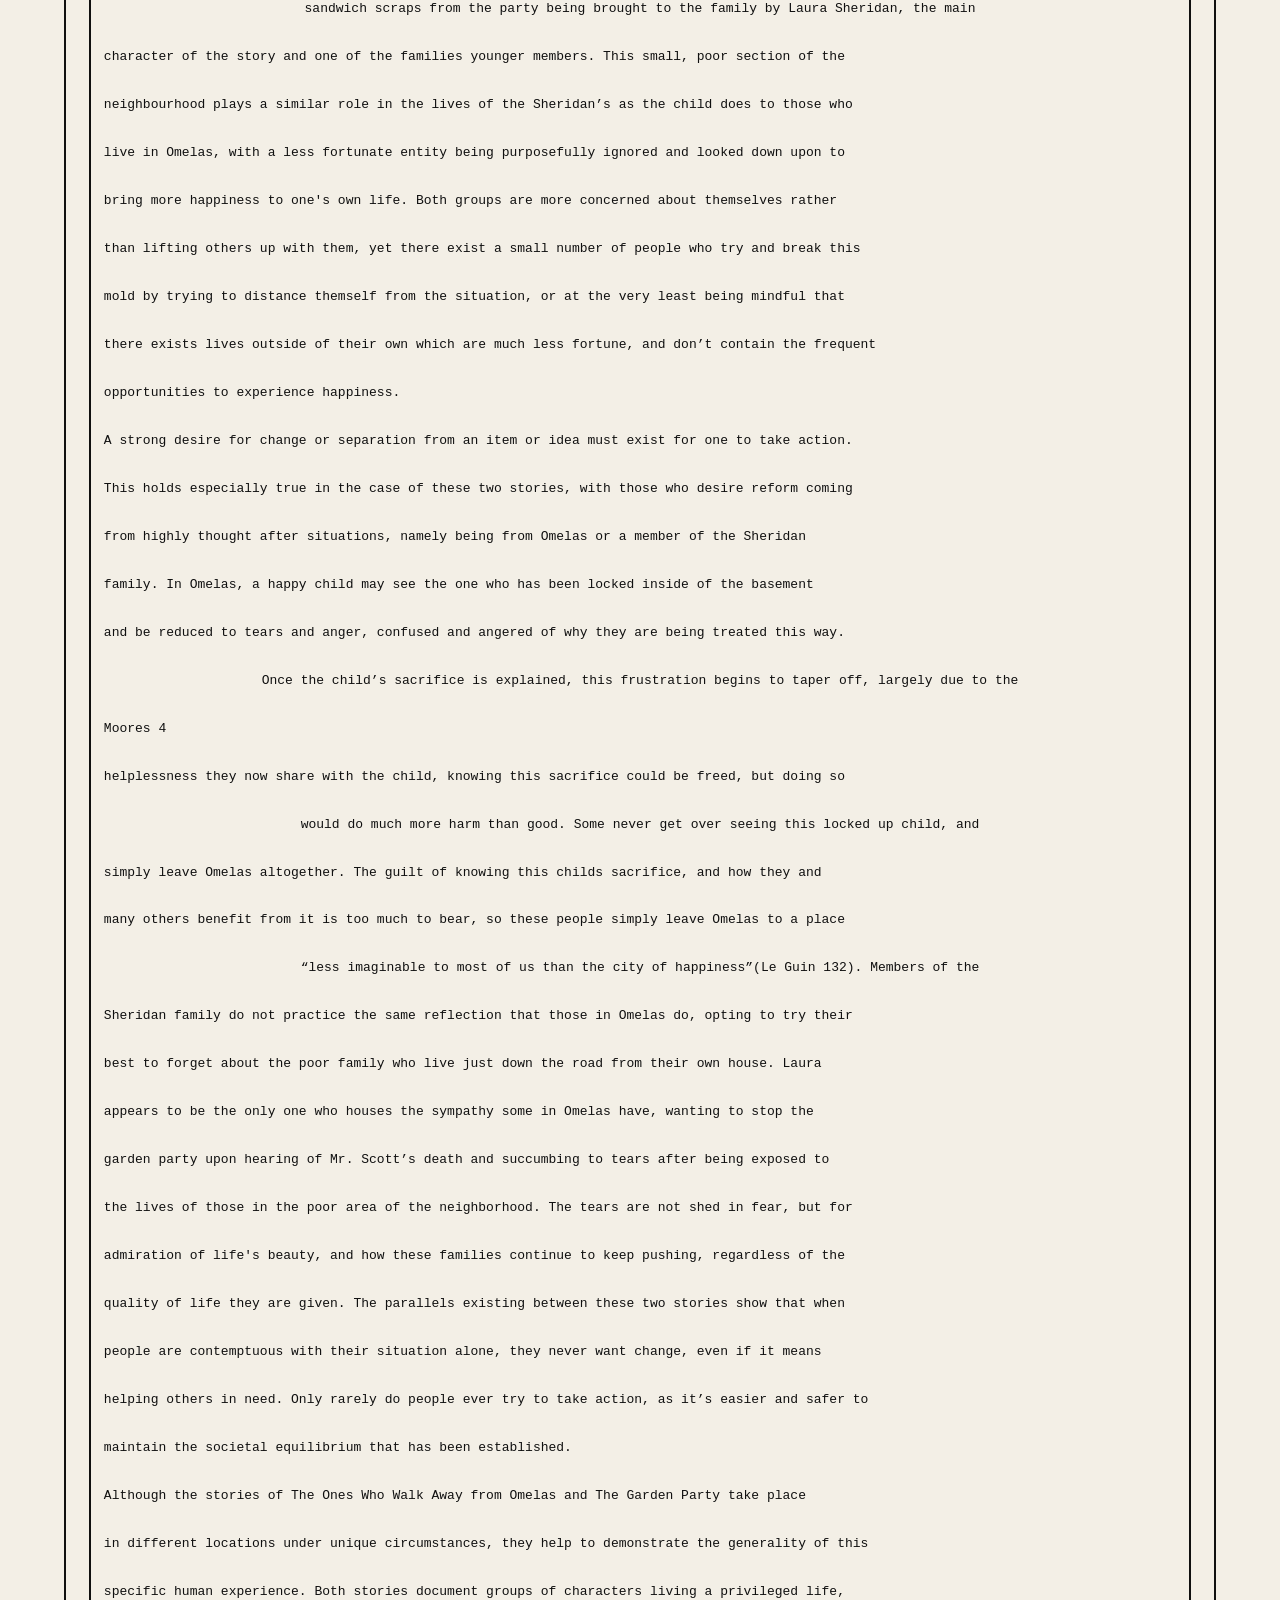
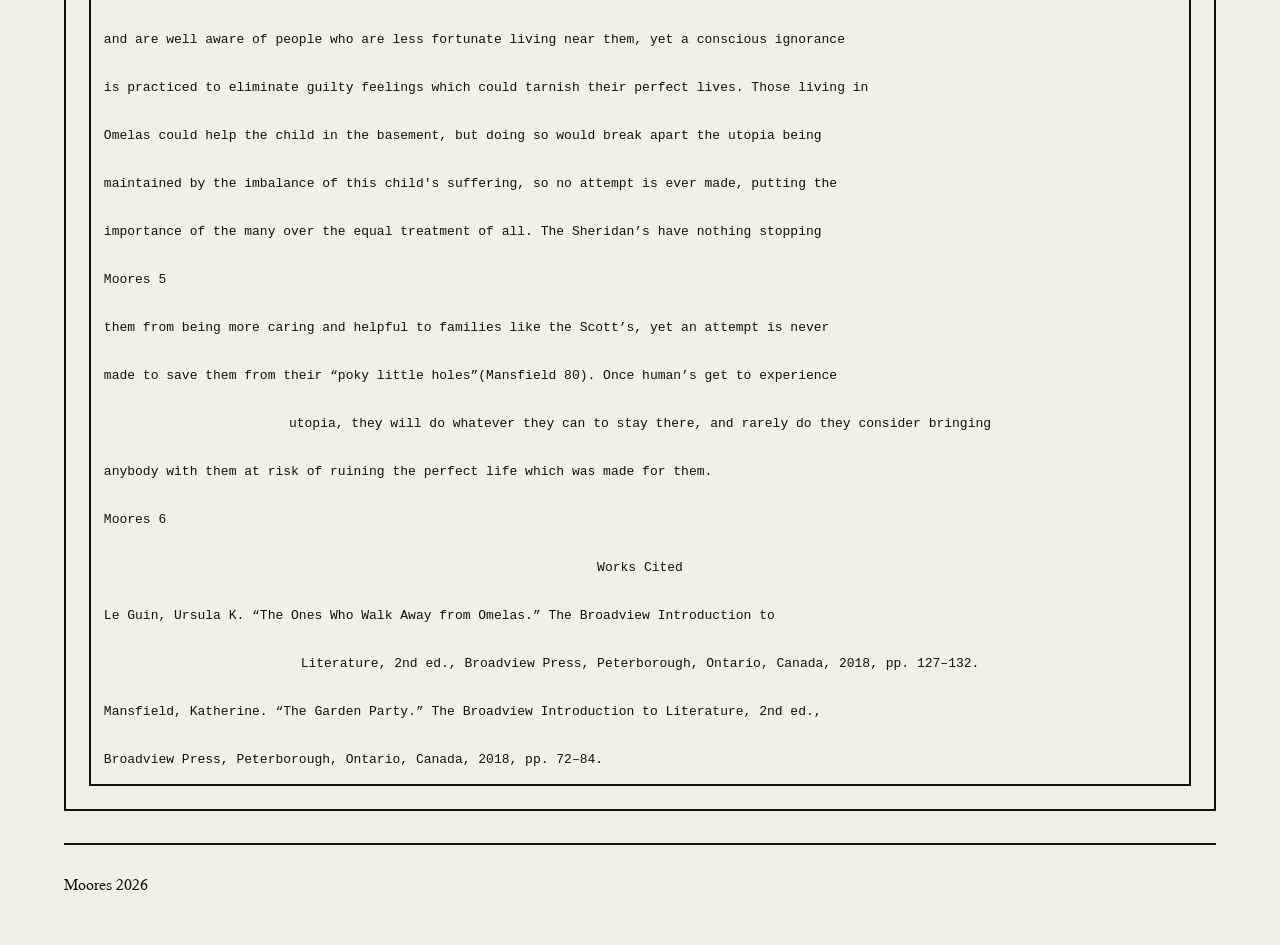
<file: essay-universal-indifference-impoverished.html>
<!DOCTYPE html>
<html lang="en">
  <head>
    <meta charset="UTF-8" />
    <meta name="viewport" content="width=device-width, initial-scale=1.0" />
    <title>Universal Indifference Regarding Uplifting the Impoverished | Portfolio</title>
    <meta name="description" content="View Universal Indifference Regarding Uplifting the Impoverished." />
    <link rel="alternate" type="text/plain" href="essays-text/universal-indifference-regarding-uplifting-the-impoverished.txt" />
    <link rel="stylesheet" href="styles.css" />
    <link rel="icon" type="image/png" href="favicon.png" />
    <link rel="apple-touch-icon" href="apple-touch-icon.png" />
  </head>
  <body class="project-page essay-page">
    <header class="site-header">
      <a class="brand" href="#" aria-label="Toggle color theme" aria-pressed="false" title="Toggle dark mode">J.M.</a>
      <a class="header-logo-target" id="brand-logo-target" href="index.html" aria-label="Back to homepage"><img src="newlogo.png" alt="JM circular logo" /></a>
      <button class="menu-toggle" id="menu-toggle" type="button" aria-expanded="false" aria-controls="primary-nav">Menu</button>
      <nav class="site-nav" id="primary-nav" aria-label="Main">
        <a href="index.html#about">About</a>
        <details class="nav-projects">
          <summary>Projects</summary>
          <div class="projects-dropdown" role="menu" aria-label="Projects submenu">
            <a href="tiktok-extractor.html" role="menuitem">TikTok Recipe Extractor</a>
            <a href="pdf-to-ppt.html" role="menuitem">PDF to PowerPoint</a>
            <a href="thirdle.html" role="menuitem">Thirdle</a>
          </div>
        </details>
        <a href="index.html#work">Work</a>
        <a href="index.html#websites">Websites</a>
        <a href="index.html#contact">Contact</a>
      </nav>
    </header>
    <main>
      <section class="section-border page-hero reveal-on-scroll">
        <p class="kicker">Essay</p>
        <h1>Universal Indifference Regarding Uplifting the Impoverished</h1>
        <p class="lede">A social critique of public and institutional apathy toward poverty, with emphasis on moral responsibility and action.</p>
      </section>
      <section class="section-border essay-viewer reveal-on-scroll">
        <p class="essay-meta">Read below or download the original PDF.</p>
        <div class="essay-actions">
          <a href="index.html#work">Back to Selected Work</a>
          <a class="button-link" href="Universal%20Indifference%20Regarding%20Uplifting%20the%20Impoverished.pdf" download
            >Download PDF</a
          >
          <a class="button-link" href="essays-text/universal-indifference-regarding-uplifting-the-impoverished.txt">Plain Text</a>
        </div>
        <pre class="essay-text" data-essay-format-src="essays-text/universal-indifference-regarding-uplifting-the-impoverished.json" aria-label="Essay text"></pre>
      </section>
    </main>
    <footer class="site-footer"><p>Moores 2026</p></footer>
    <script src="script.js"></script>
    <script src="essay-text.js"></script>
  </body>
</html>
</file>
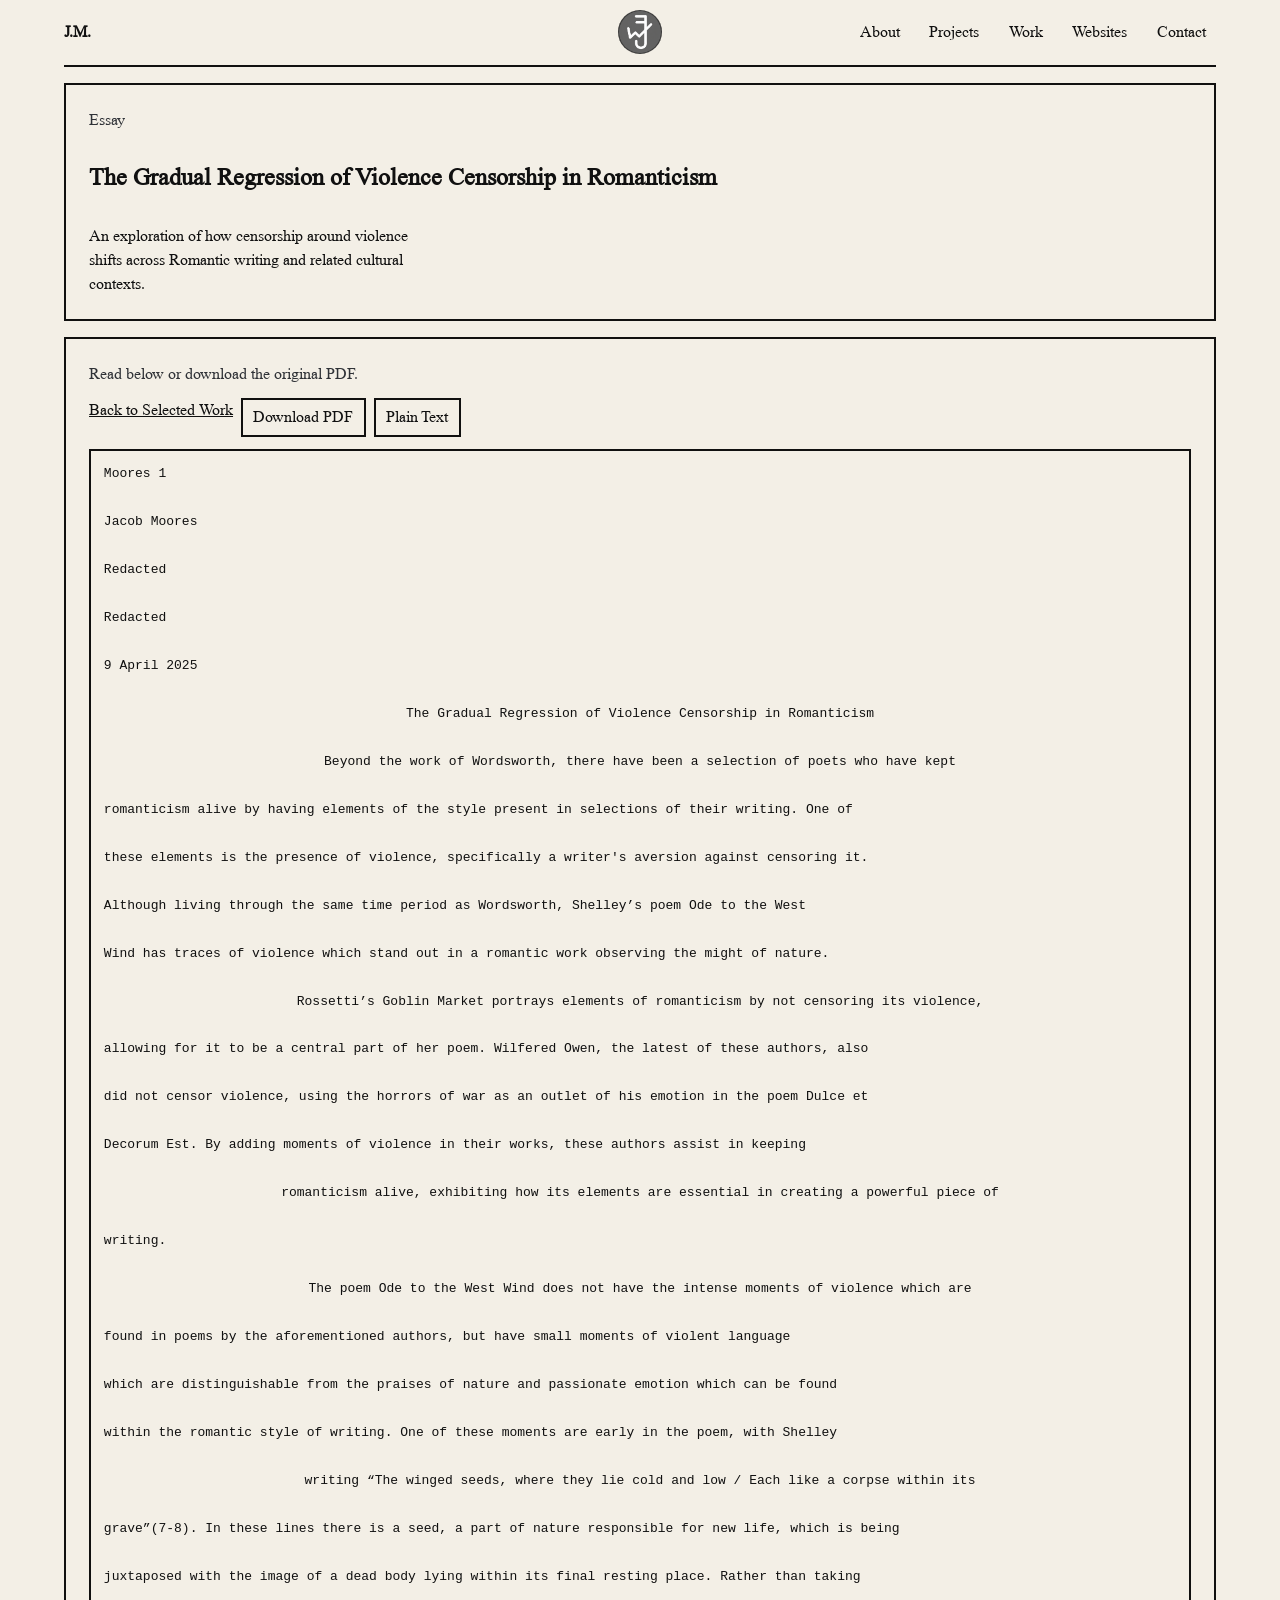
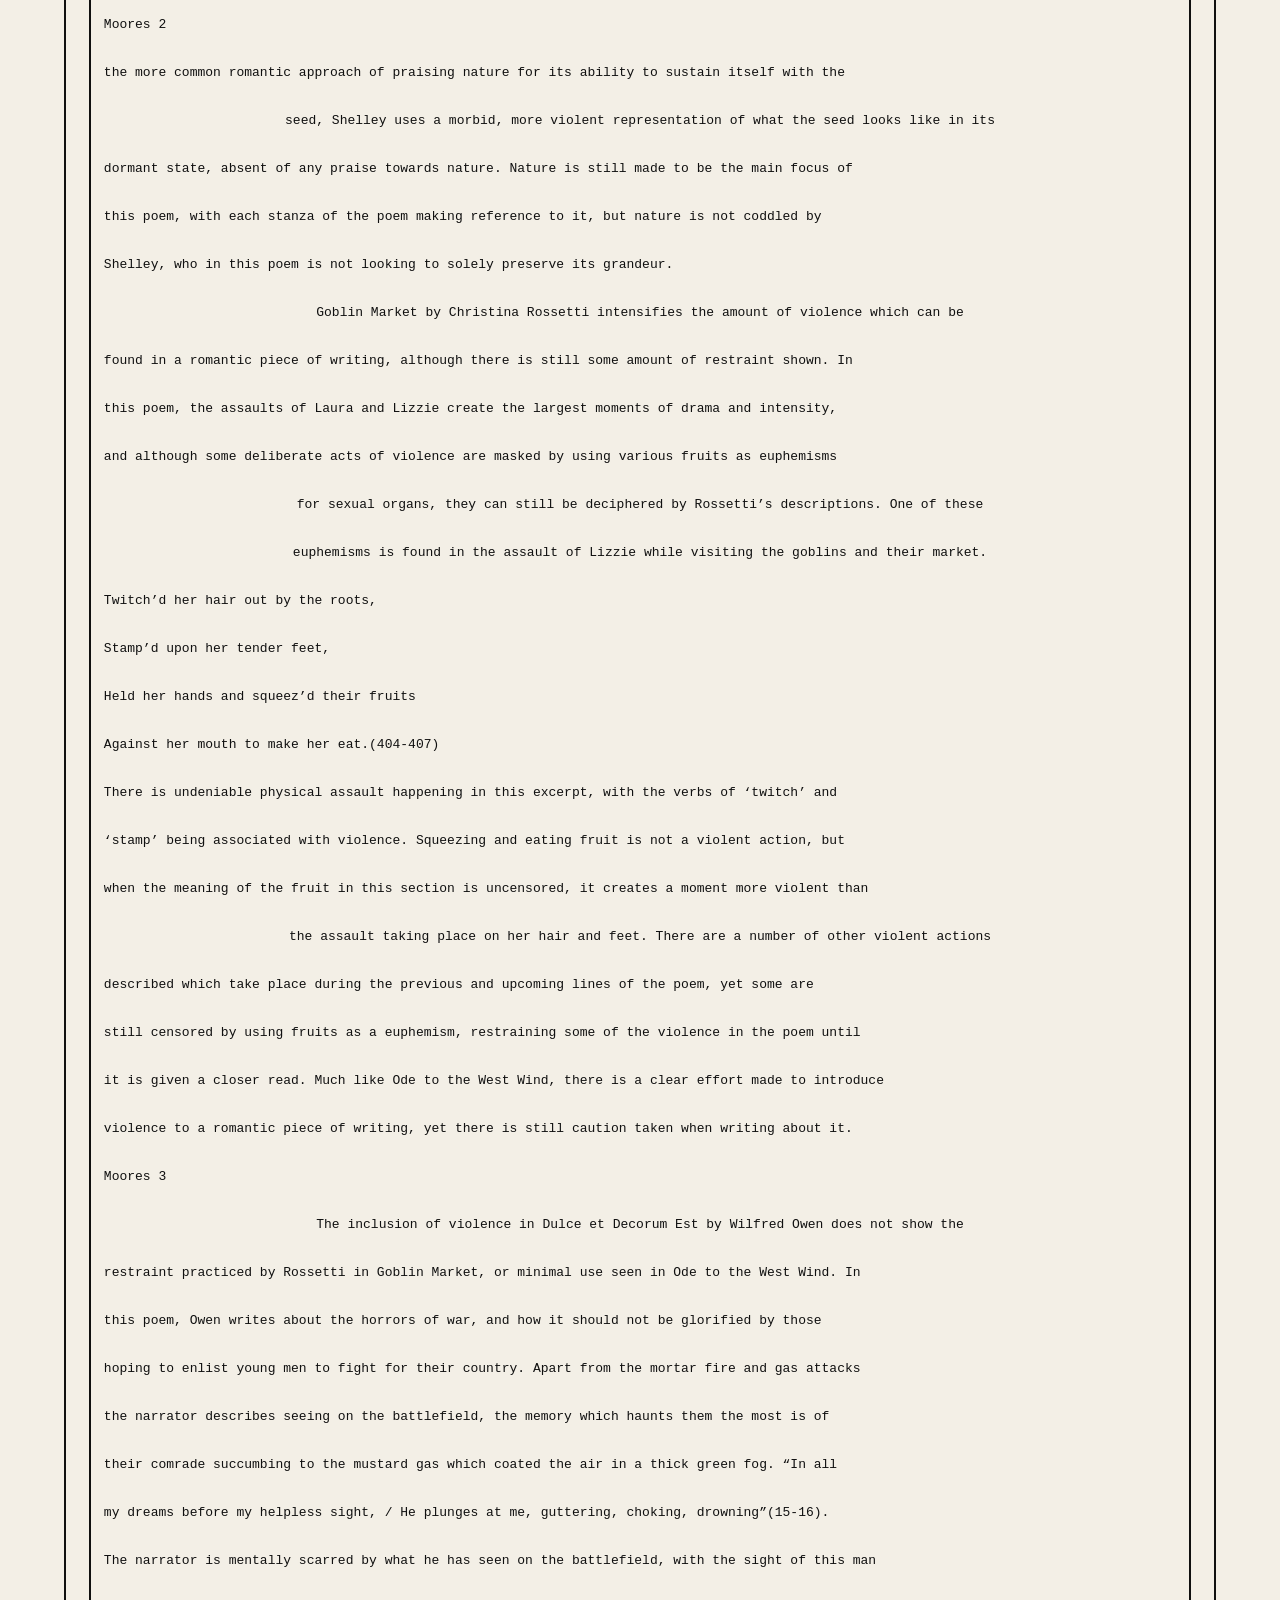
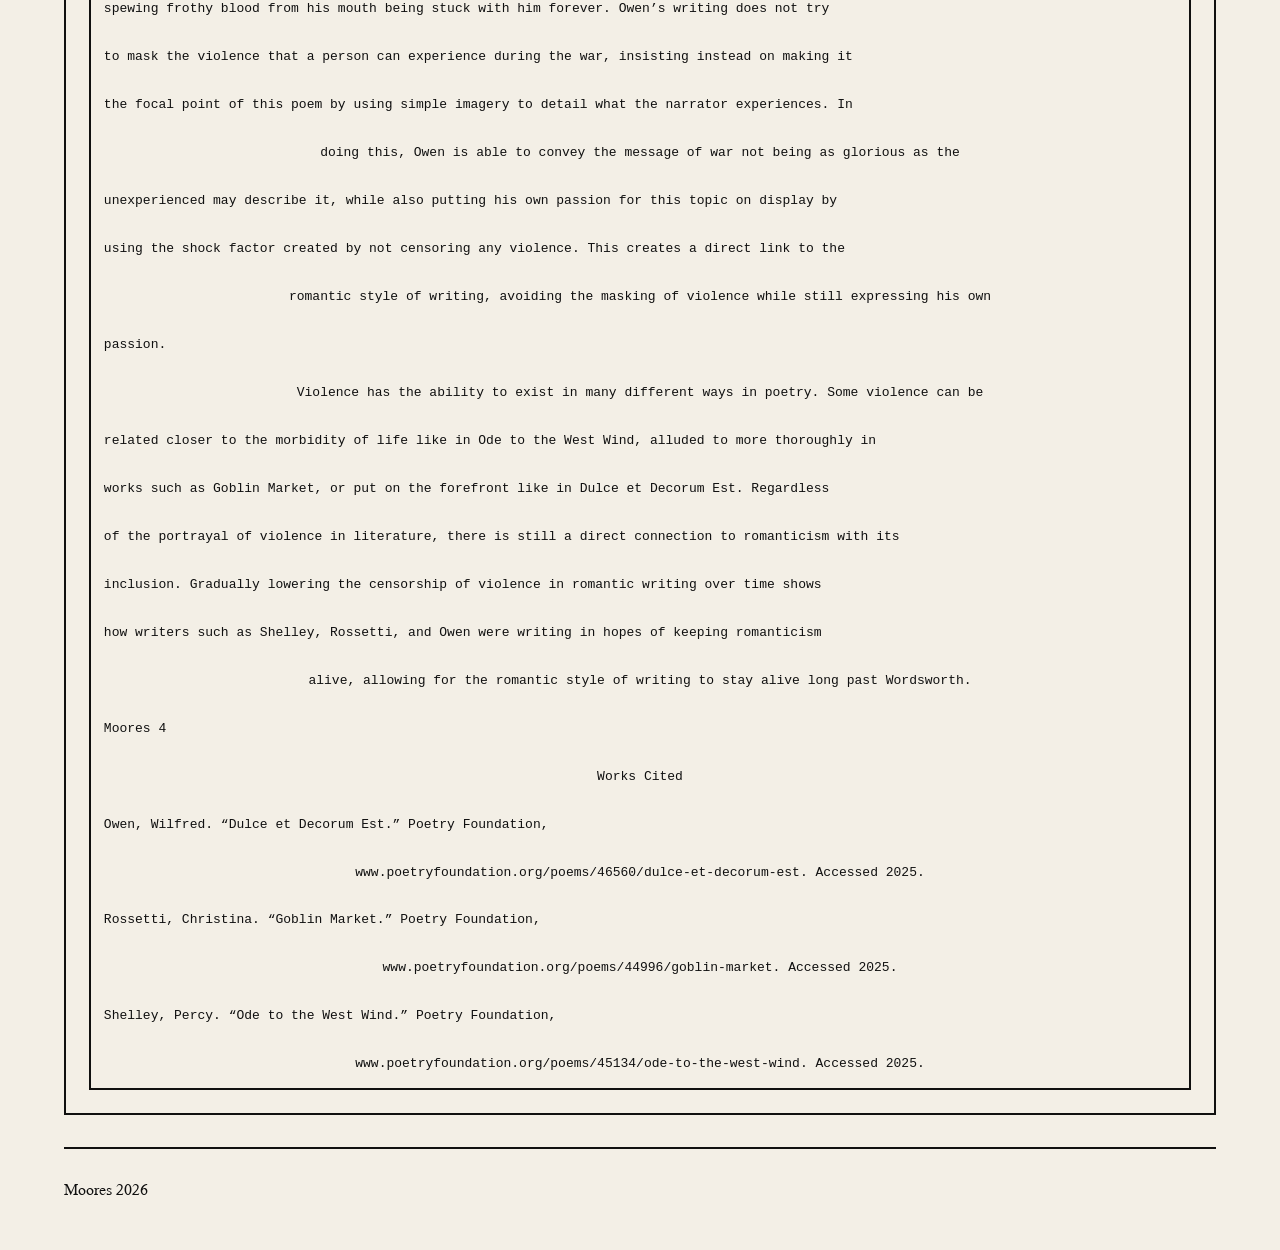
<file: essay-violence-censorship-romanticism.html>
<!DOCTYPE html>
<html lang="en">
  <head>
    <meta charset="UTF-8" />
    <meta name="viewport" content="width=device-width, initial-scale=1.0" />
    <title>The Gradual Regression of Violence Censorship in Romanticism | Portfolio</title>
    <meta name="description" content="View The Gradual Regression of Violence Censorship in Romanticism." />
    <link rel="alternate" type="text/plain" href="essays-text/the-gradual-regression-of-violence-censorship-in-romanticism.txt" />
    <link rel="stylesheet" href="styles.css" />
    <link rel="icon" type="image/png" href="favicon.png" />
    <link rel="apple-touch-icon" href="apple-touch-icon.png" />
  </head>
  <body class="project-page essay-page">
    <header class="site-header">
      <a class="brand" href="#" aria-label="Toggle color theme" aria-pressed="false" title="Toggle dark mode">J.M.</a>
      <a class="header-logo-target" id="brand-logo-target" href="index.html" aria-label="Back to homepage"><img src="newlogo.png" alt="JM circular logo" /></a>
      <button class="menu-toggle" id="menu-toggle" type="button" aria-expanded="false" aria-controls="primary-nav">Menu</button>
      <nav class="site-nav" id="primary-nav" aria-label="Main">
        <a href="index.html#about">About</a>
        <details class="nav-projects">
          <summary>Projects</summary>
          <div class="projects-dropdown" role="menu" aria-label="Projects submenu">
            <a href="tiktok-extractor.html" role="menuitem">TikTok Recipe Extractor</a>
            <a href="pdf-to-ppt.html" role="menuitem">PDF to PowerPoint</a>
            <a href="thirdle.html" role="menuitem">Thirdle</a>
          </div>
        </details>
        <a href="index.html#work">Work</a>
        <a href="index.html#websites">Websites</a>
        <a href="index.html#contact">Contact</a>
      </nav>
    </header>
    <main>
      <section class="section-border page-hero reveal-on-scroll">
        <p class="kicker">Essay</p>
        <h1>The Gradual Regression of Violence Censorship in Romanticism</h1>
        <p class="lede">An exploration of how censorship around violence shifts across Romantic writing and related cultural contexts.</p>
      </section>
      <section class="section-border essay-viewer reveal-on-scroll">
        <p class="essay-meta">Read below or download the original PDF.</p>
        <div class="essay-actions">
          <a href="index.html#work">Back to Selected Work</a>
          <a class="button-link" href="The%20Gradual%20Regression%20of%20Violence%20Censorship%20in%20Romanticism.pdf" download
            >Download PDF</a
          >
          <a class="button-link" href="essays-text/the-gradual-regression-of-violence-censorship-in-romanticism.txt">Plain Text</a>
        </div>
        <pre class="essay-text" data-essay-format-src="essays-text/the-gradual-regression-of-violence-censorship-in-romanticism.json" aria-label="Essay text"></pre>
      </section>
    </main>
    <footer class="site-footer"><p>Moores 2026</p></footer>
    <script src="script.js"></script>
    <script src="essay-text.js"></script>
  </body>
</html>
</file>
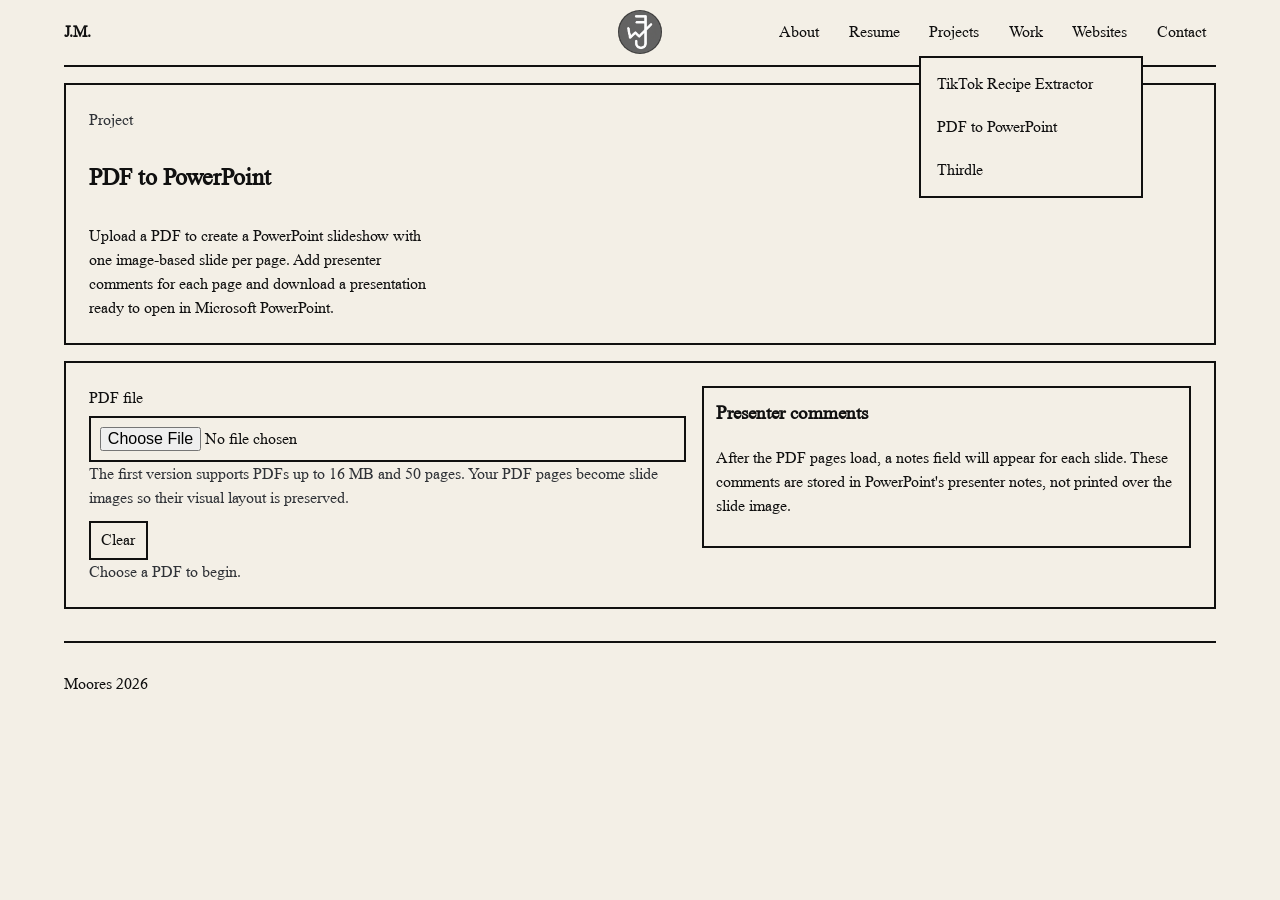
<file: pdf-to-ppt.html>
<!DOCTYPE html>
<html lang="en">
  <head>
    <meta charset="UTF-8" />
    <meta name="viewport" content="width=device-width, initial-scale=1.0" />
    <title>PDF to PowerPoint | Portfolio</title>
    <meta
      name="description"
      content="Convert each PDF page into a PowerPoint slide and add presenter comments to the notes for each slide."
    />
    <link rel="stylesheet" href="styles.css" />
    <link rel="icon" type="image/png" href="favicon.png" />
    <link rel="apple-touch-icon" href="apple-touch-icon.png" />
  </head>
  <body class="project-page">
    <header class="site-header">
      <a
        class="brand"
        href="#"
        aria-label="Toggle color theme"
        aria-pressed="false"
        title="Toggle dark mode"
        >J.M.</a
      >
      <a
        class="header-logo-target"
        id="brand-logo-target"
        href="index.html"
        aria-label="Back to homepage"
      >
        <img src="newlogo.png" alt="JM circular logo" />
      </a>
      <button
        class="menu-toggle"
        id="menu-toggle"
        type="button"
        aria-expanded="false"
        aria-controls="primary-nav"
      >
        Menu
      </button>
      <nav class="site-nav" id="primary-nav" aria-label="Main">
        <a href="index.html#about">About</a>
        <a href="index.html#resume">Resume</a>
        <details class="nav-projects" open>
          <summary>Projects</summary>
          <div class="projects-dropdown" role="menu" aria-label="Projects submenu">
            <a href="tiktok-extractor.html" role="menuitem">TikTok Recipe Extractor</a>
            <a href="pdf-to-ppt.html" role="menuitem" aria-current="page">PDF to PowerPoint</a>
            <a href="thirdle.html" role="menuitem">Thirdle</a>
          </div>
        </details>
        <a href="index.html#work">Work</a>
        <a href="index.html#websites">Websites</a>
        <a href="index.html#contact">Contact</a>
      </nav>
    </header>

    <main>
      <section class="section-border page-hero">
        <p class="kicker">Project</p>
        <h1>PDF to PowerPoint</h1>
        <p class="lede">
          Upload a PDF to create a PowerPoint slideshow with one image-based
          slide per page. Add presenter comments for each page and download a
          presentation ready to open in Microsoft PowerPoint.
        </p>
      </section>

      <section class="section-border app-grid">
        <article>
          <form id="pdf-converter-form">
            <label class="field-label" for="pdf-file">PDF file</label>
            <input id="pdf-file" type="file" accept=".pdf,application/pdf" required />
            <p class="helper-text">
              The first version supports PDFs up to 16 MB and 50 pages. Your
              PDF pages become slide images so their visual layout is preserved.
            </p>
            <div class="button-row">
              <button type="button" id="clear-pdf-button">Clear</button>
            </div>
          </form>
          <p class="helper-text" id="pdf-status" aria-live="polite">
            Choose a PDF to begin.
          </p>
        </article>

        <article>
          <div class="result-block" id="pdf-empty-state">
            <h3>Presenter comments</h3>
            <p>
              After the PDF pages load, a notes field will appear for each
              slide. These comments are stored in PowerPoint's presenter notes,
              not printed over the slide image.
            </p>
          </div>

          <div id="pdf-notes-panel" hidden>
            <div class="result-block">
              <div class="button-row pdf-convert-row">
                <button type="button" id="convert-pdf-button" disabled>
                  Convert to PowerPoint
                </button>
              </div>
              <h3 id="pdf-notes-heading">Presenter comments</h3>
              <p class="helper-text" id="pdf-notes-help">
                Add optional comments for each slide. Blank fields remain blank
                in the downloaded presentation.
              </p>
              <div id="pdf-page-notes"></div>
            </div>
          </div>
        </article>
      </section>
    </main>

    <footer class="site-footer">
      <p>Moores 2026</p>
    </footer>

    <script src="script.js"></script>
    <script src="pdf-to-ppt.js"></script>
  </body>
</html>
</file>
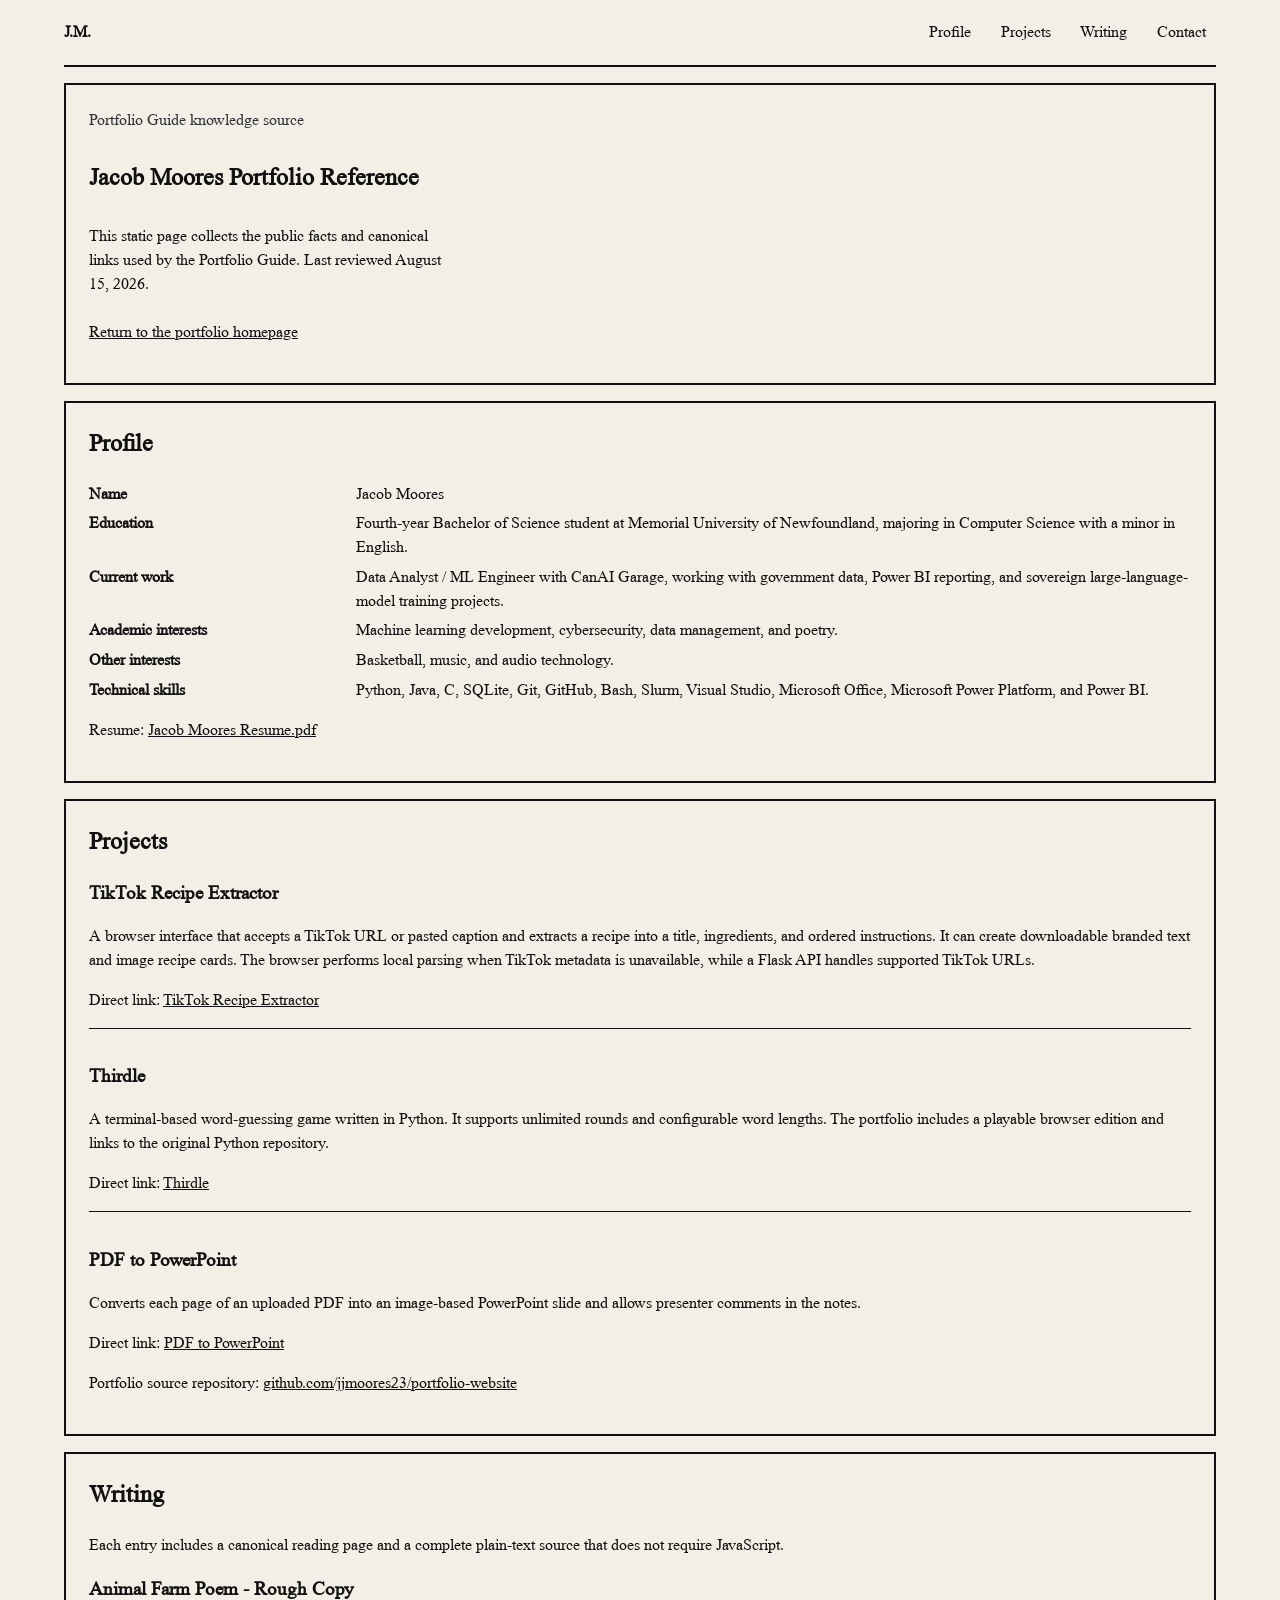
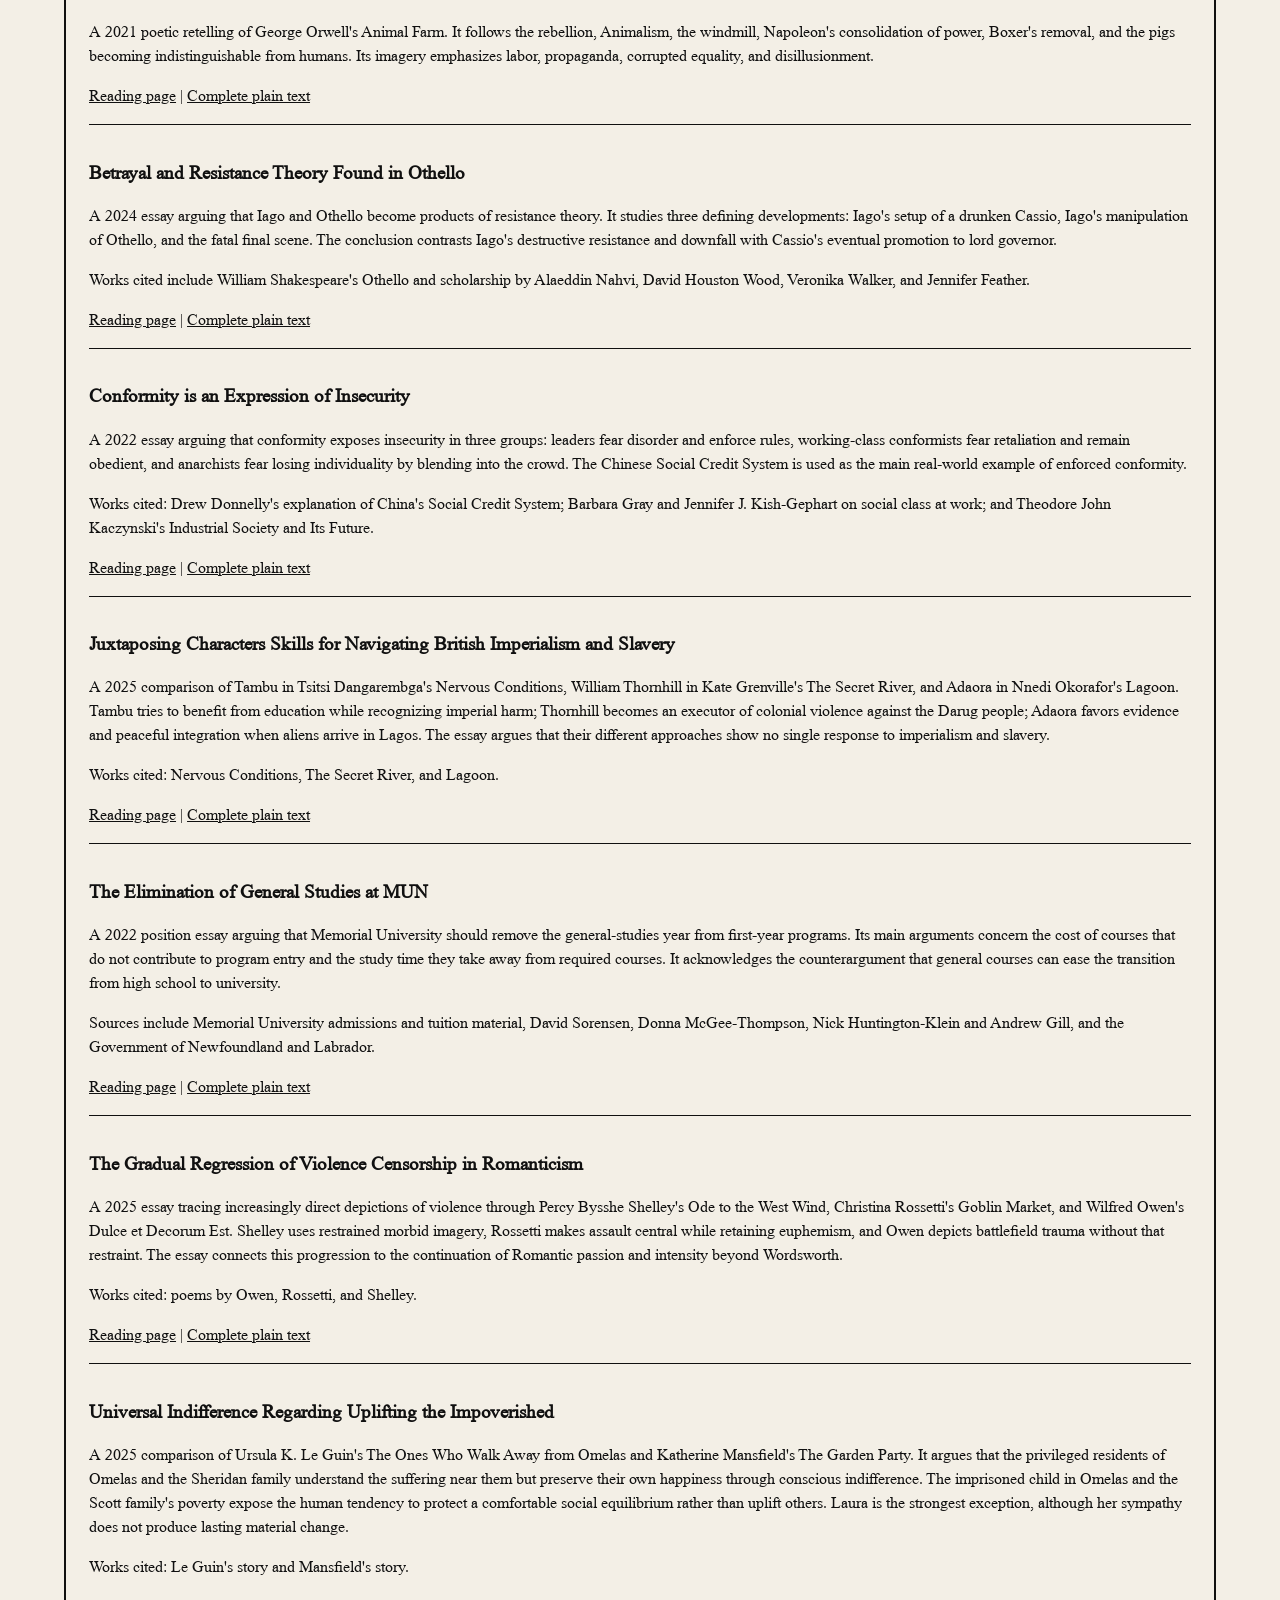
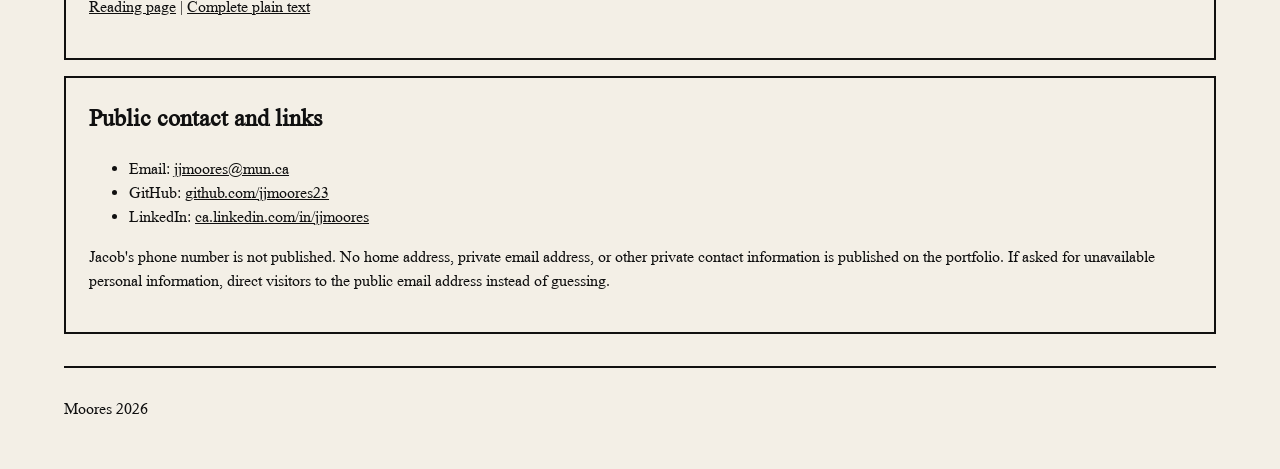
<file: portfolio-guide-context.html>
<!DOCTYPE html>
<html lang="en">
  <head>
    <meta charset="UTF-8" />
    <meta name="viewport" content="width=device-width, initial-scale=1.0" />
    <title>Portfolio Guide Knowledge | Jacob Moores</title>
    <meta
      name="description"
      content="A structured, crawler-friendly guide to Jacob Moores's portfolio, projects, skills, and writing."
    />
    <link
      rel="canonical"
      href="https://jjmoores23.github.io/portfolio-website/portfolio-guide-context.html"
    />
    <link rel="stylesheet" href="styles.css" />
    <link rel="icon" type="image/png" href="favicon.png" />
  </head>
  <body class="project-page knowledge-page">
    <header class="site-header">
      <a class="brand" href="index.html" aria-label="Back to homepage">J.M.</a>
      <nav class="site-nav" aria-label="Knowledge page navigation">
        <a href="#profile">Profile</a>
        <a href="#projects">Projects</a>
        <a href="#writing">Writing</a>
        <a href="#contact">Contact</a>
      </nav>
    </header>

    <main>
      <section class="section-border page-hero">
        <p class="kicker">Portfolio Guide knowledge source</p>
        <h1>Jacob Moores Portfolio Reference</h1>
        <p class="lede">
          This static page collects the public facts and canonical links used by
          the Portfolio Guide. Last reviewed August 15, 2026.
        </p>
        <p><a href="index.html">Return to the portfolio homepage</a></p>
      </section>

      <section class="section-border" id="profile">
        <h2>Profile</h2>
        <dl class="knowledge-list">
          <dt>Name</dt>
          <dd>Jacob Moores</dd>
          <dt>Education</dt>
          <dd>
            Fourth-year Bachelor of Science student at Memorial University of
            Newfoundland, majoring in Computer Science with a minor in English.
          </dd>
          <dt>Current work</dt>
          <dd>
            Data Analyst / ML Engineer with CanAI Garage, working with government
            data, Power BI reporting, and sovereign large-language-model training
            projects.
          </dd>
          <dt>Academic interests</dt>
          <dd>
            Machine learning development, cybersecurity, data management, and poetry.
          </dd>
          <dt>Other interests</dt>
          <dd>Basketball, music, and audio technology.</dd>
          <dt>Technical skills</dt>
          <dd>
            Python, Java, C, SQLite, Git, GitHub, Bash, Slurm, Visual Studio,
            Microsoft Office, Microsoft Power Platform, and Power BI.
          </dd>
        </dl>
        <p>
          Resume:
          <a href="Jacob%20Moores%20Resume.pdf">Jacob Moores Resume.pdf</a>
        </p>
      </section>

      <section class="section-border" id="projects">
        <h2>Projects</h2>
        <article>
          <h3>TikTok Recipe Extractor</h3>
          <p>
            A browser interface that accepts a TikTok URL or pasted caption and
            extracts a recipe into a title, ingredients, and ordered instructions.
            It can create downloadable branded text and image recipe cards. The
            browser performs local parsing when TikTok metadata is unavailable,
            while a Flask API handles supported TikTok URLs.
          </p>
          <p>
            Direct link:
            <a href="tiktok-extractor.html">TikTok Recipe Extractor</a>
          </p>
        </article>
        <article>
          <h3>Thirdle</h3>
          <p>
            A terminal-based word-guessing game written in Python. It supports
            unlimited rounds and configurable word lengths. The portfolio includes
            a playable browser edition and links to the original Python repository.
          </p>
          <p>
            Direct link:
            <a href="thirdle.html">Thirdle</a>
          </p>
        </article>
        <article>
          <h3>PDF to PowerPoint</h3>
          <p>
            Converts each page of an uploaded PDF into an image-based PowerPoint
            slide and allows presenter comments in the notes.
          </p>
          <p>
            Direct link:
            <a href="pdf-to-ppt.html">PDF to PowerPoint</a>
          </p>
        </article>
        <p>
          Portfolio source repository:
          <a href="https://github.com/jjmoores23/portfolio-website"
            >github.com/jjmoores23/portfolio-website</a
          >
        </p>
      </section>

      <section class="section-border" id="writing">
        <h2>Writing</h2>
        <p>
          Each entry includes a canonical reading page and a complete plain-text
          source that does not require JavaScript.
        </p>

        <article>
          <h3>Animal Farm Poem - Rough Copy</h3>
          <p>
            A 2021 poetic retelling of George Orwell's Animal Farm. It follows the
            rebellion, Animalism, the windmill, Napoleon's consolidation of power,
            Boxer's removal, and the pigs becoming indistinguishable from humans.
            Its imagery emphasizes labor, propaganda, corrupted equality, and
            disillusionment.
          </p>
          <p>
            <a href="essay-animal-farm-poem.html">Reading page</a> |
            <a href="essays-text/animal-farm-poem-rough-copy.txt">Complete plain text</a>
          </p>
        </article>

        <article>
          <h3>Betrayal and Resistance Theory Found in Othello</h3>
          <p>
            A 2024 essay arguing that Iago and Othello become products of
            resistance theory. It studies three defining developments: Iago's setup
            of a drunken Cassio, Iago's manipulation of Othello, and the fatal final
            scene. The conclusion contrasts Iago's destructive resistance and
            downfall with Cassio's eventual promotion to lord governor.
          </p>
          <p>
            Works cited include William Shakespeare's Othello and scholarship by
            Alaeddin Nahvi, David Houston Wood, Veronika Walker, and Jennifer Feather.
          </p>
          <p>
            <a href="essay-betrayal-resistance-othello.html">Reading page</a> |
            <a href="essays-text/betrayal-and-resistance-theory-found-in-othello.txt"
              >Complete plain text</a
            >
          </p>
        </article>

        <article>
          <h3>Conformity is an Expression of Insecurity</h3>
          <p>
            A 2022 essay arguing that conformity exposes insecurity in three
            groups: leaders fear disorder and enforce rules, working-class
            conformists fear retaliation and remain obedient, and anarchists fear
            losing individuality by blending into the crowd. The Chinese Social
            Credit System is used as the main real-world example of enforced
            conformity.
          </p>
          <p>
            Works cited: Drew Donnelly's explanation of China's Social Credit
            System; Barbara Gray and Jennifer J. Kish-Gephart on social class at
            work; and Theodore John Kaczynski's Industrial Society and Its Future.
          </p>
          <p>
            <a href="essay-conformity-insecurity.html">Reading page</a> |
            <a href="essays-text/conformity-is-an-expression-of-insecurity.txt"
              >Complete plain text</a
            >
          </p>
        </article>

        <article>
          <h3>
            Juxtaposing Characters Skills for Navigating British Imperialism and Slavery
          </h3>
          <p>
            A 2025 comparison of Tambu in Tsitsi Dangarembga's Nervous Conditions,
            William Thornhill in Kate Grenville's The Secret River, and Adaora in
            Nnedi Okorafor's Lagoon. Tambu tries to benefit from education while
            recognizing imperial harm; Thornhill becomes an executor of colonial
            violence against the Darug people; Adaora favors evidence and peaceful
            integration when aliens arrive in Lagos. The essay argues that their
            different approaches show no single response to imperialism and slavery.
          </p>
          <p>
            Works cited: Nervous Conditions, The Secret River, and Lagoon.
          </p>
          <p>
            <a href="essay-juxtaposing-characters-imperialism-slavery.html"
              >Reading page</a
            >
            |
            <a
              href="essays-text/juxtaposing-characters-skills-for-navigating-british-imperialism-and-slavery.txt"
              >Complete plain text</a
            >
          </p>
        </article>

        <article>
          <h3>The Elimination of General Studies at MUN</h3>
          <p>
            A 2022 position essay arguing that Memorial University should remove
            the general-studies year from first-year programs. Its main arguments
            concern the cost of courses that do not contribute to program entry and
            the study time they take away from required courses. It acknowledges
            the counterargument that general courses can ease the transition from
            high school to university.
          </p>
          <p>
            Sources include Memorial University admissions and tuition material,
            David Sorensen, Donna McGee-Thompson, Nick Huntington-Klein and Andrew
            Gill, and the Government of Newfoundland and Labrador.
          </p>
          <p>
            <a href="essay-elimination-general-studies-mun.html">Reading page</a> |
            <a href="essays-text/the-elimination-of-general-studies-at-mun.txt"
              >Complete plain text</a
            >
          </p>
        </article>

        <article>
          <h3>The Gradual Regression of Violence Censorship in Romanticism</h3>
          <p>
            A 2025 essay tracing increasingly direct depictions of violence through
            Percy Bysshe Shelley's Ode to the West Wind, Christina Rossetti's Goblin
            Market, and Wilfred Owen's Dulce et Decorum Est. Shelley uses restrained
            morbid imagery, Rossetti makes assault central while retaining
            euphemism, and Owen depicts battlefield trauma without that restraint.
            The essay connects this progression to the continuation of Romantic
            passion and intensity beyond Wordsworth.
          </p>
          <p>Works cited: poems by Owen, Rossetti, and Shelley.</p>
          <p>
            <a href="essay-violence-censorship-romanticism.html">Reading page</a> |
            <a
              href="essays-text/the-gradual-regression-of-violence-censorship-in-romanticism.txt"
              >Complete plain text</a
            >
          </p>
        </article>

        <article>
          <h3>Universal Indifference Regarding Uplifting the Impoverished</h3>
          <p>
            A 2025 comparison of Ursula K. Le Guin's The Ones Who Walk Away from
            Omelas and Katherine Mansfield's The Garden Party. It argues that the
            privileged residents of Omelas and the Sheridan family understand the
            suffering near them but preserve their own happiness through conscious
            indifference. The imprisoned child in Omelas and the Scott family's
            poverty expose the human tendency to protect a comfortable social
            equilibrium rather than uplift others. Laura is the strongest exception,
            although her sympathy does not produce lasting material change.
          </p>
          <p>Works cited: Le Guin's story and Mansfield's story.</p>
          <p>
            <a href="essay-universal-indifference-impoverished.html">Reading page</a> |
            <a
              href="essays-text/universal-indifference-regarding-uplifting-the-impoverished.txt"
              >Complete plain text</a
            >
          </p>
        </article>
      </section>

      <section class="section-border" id="contact">
        <h2>Public contact and links</h2>
        <ul>
          <li>Email: <a href="mailto:jjmoores@mun.ca">jjmoores@mun.ca</a></li>
          <li>
            GitHub: <a href="https://github.com/jjmoores23">github.com/jjmoores23</a>
          </li>
          <li>
            LinkedIn:
            <a href="https://ca.linkedin.com/in/jjmoores">ca.linkedin.com/in/jjmoores</a>
          </li>
        </ul>
        <p>
          Jacob's phone number is not published. No home address, private email
          address, or other private contact information is published on the
          portfolio. If asked for unavailable personal information, direct visitors
          to the public email address instead of guessing.
        </p>
      </section>
    </main>

    <footer class="site-footer">
      <p>Moores 2026</p>
    </footer>
  </body>
</html>
</file>
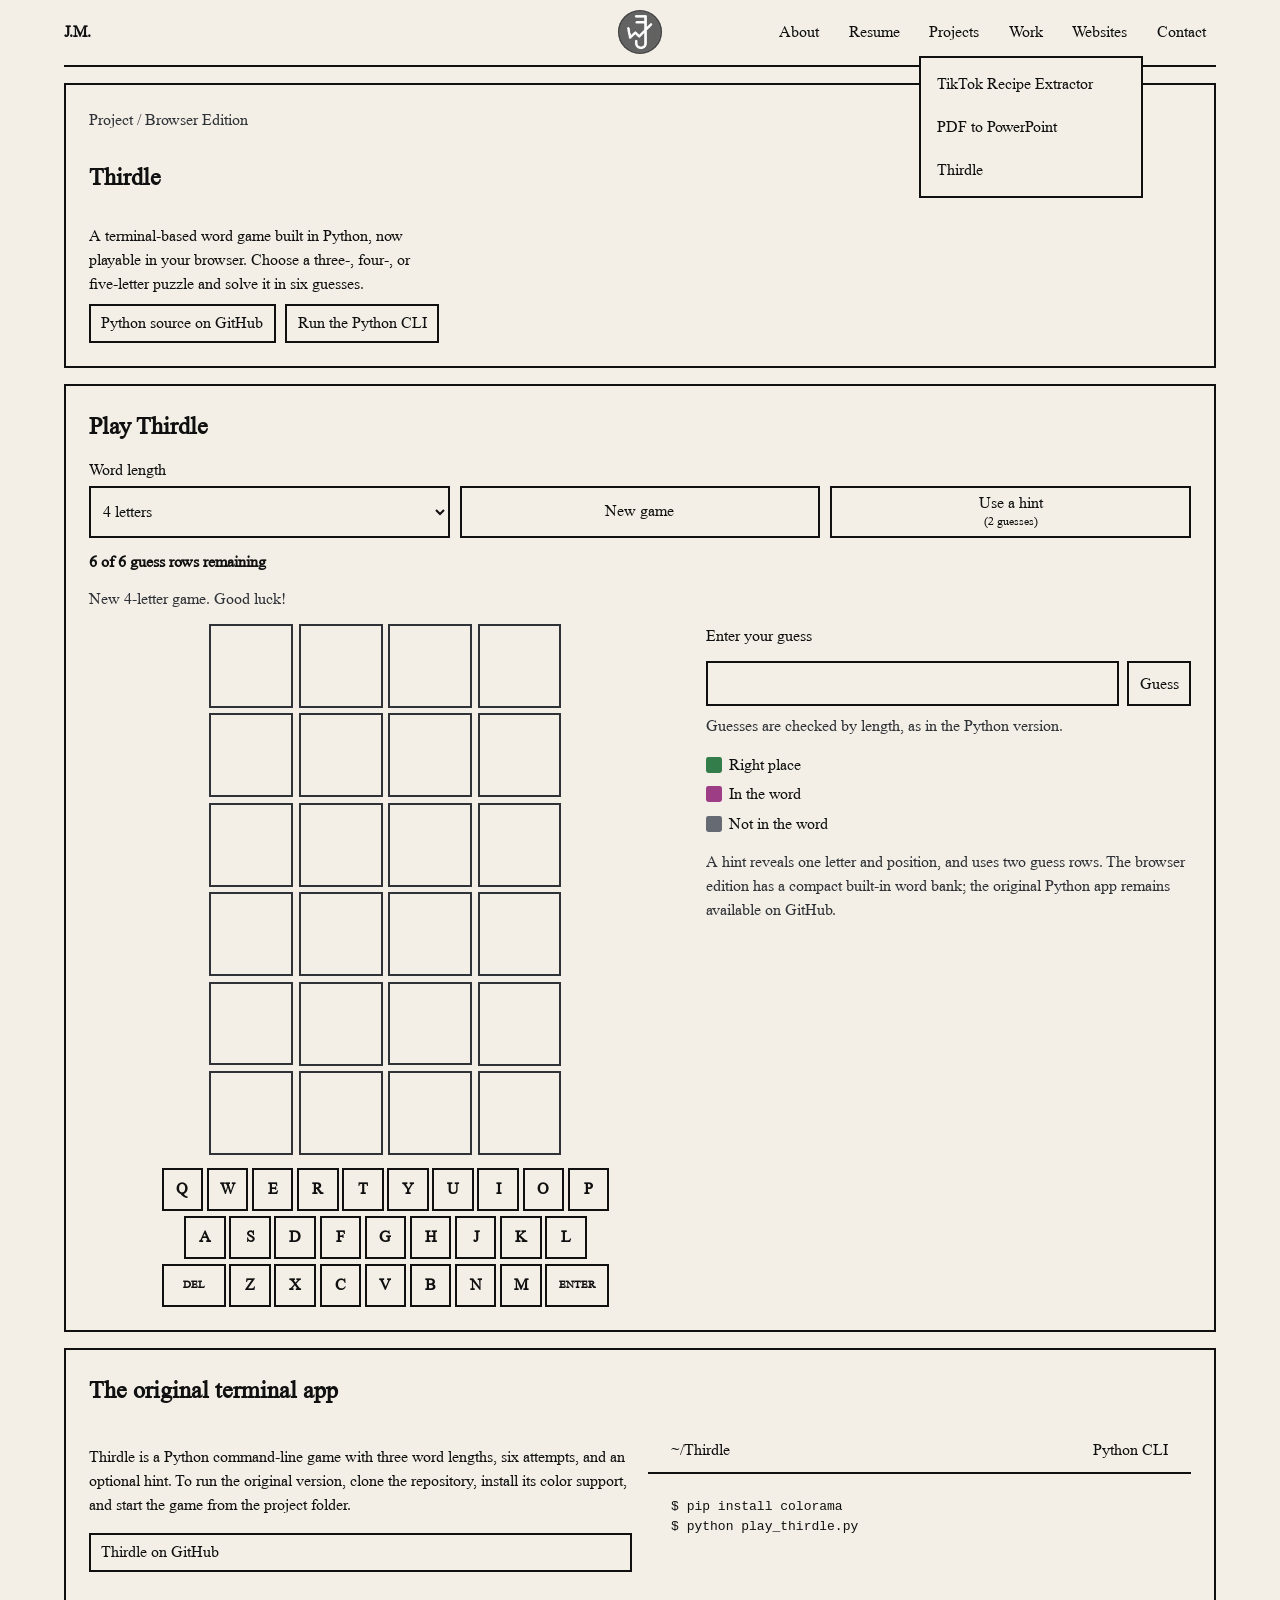
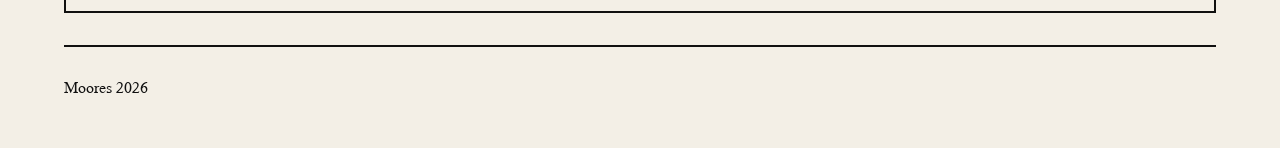
<file: thirdle.html>
<!DOCTYPE html>
<html lang="en">
  <head>
    <meta charset="UTF-8" />
    <meta name="viewport" content="width=device-width, initial-scale=1.0" />
    <title>Thirdle | Portfolio</title>
    <meta
      name="description"
      content="Play a browser edition of Thirdle, a terminal-based word game built in Python."
    />
    <link rel="stylesheet" href="styles.css" />
    <link rel="icon" type="image/png" href="favicon.png" />
    <link rel="apple-touch-icon" href="apple-touch-icon.png" />
  </head>
  <body class="project-page thirdle-page">
    <header class="site-header">
      <a
        class="brand"
        href="#"
        aria-label="Toggle color theme"
        aria-pressed="false"
        title="Toggle dark mode"
        >J.M.</a
      >
      <a
        class="header-logo-target"
        id="brand-logo-target"
        href="index.html"
        aria-label="Back to homepage"
      >
        <img src="newlogo.png" alt="JM circular logo" />
      </a>
      <button
        class="menu-toggle"
        id="menu-toggle"
        type="button"
        aria-expanded="false"
        aria-controls="primary-nav"
      >
        Menu
      </button>
      <nav class="site-nav" id="primary-nav" aria-label="Main">
        <a href="index.html#about">About</a>
        <a href="index.html#resume">Resume</a>
        <details class="nav-projects" open>
          <summary>Projects</summary>
          <div class="projects-dropdown" role="menu" aria-label="Projects submenu">
            <a href="tiktok-extractor.html" role="menuitem">TikTok Recipe Extractor</a>
            <a href="pdf-to-ppt.html" role="menuitem">PDF to PowerPoint</a>
            <a href="thirdle.html" role="menuitem" aria-current="page">Thirdle</a>
          </div>
        </details>
        <a href="index.html#work">Work</a>
        <a href="index.html#websites">Websites</a>
        <a href="index.html#contact">Contact</a>
      </nav>
    </header>

    <main>
      <section class="section-border page-hero">
        <p class="kicker">Project / Browser Edition</p>
        <h1>Thirdle</h1>
        <p class="lede">
          A terminal-based word game built in Python, now playable in your
          browser. Choose a three-, four-, or five-letter puzzle and solve it in
          six guesses.
        </p>
        <div class="thirdle-links">
          <a
            class="button-link"
            href="https://github.com/jjmoores23/Thirdle"
            target="_blank"
            rel="noreferrer"
            >Python source on GitHub</a
          >
          <a class="button-link" href="#original">Run the Python CLI</a>
        </div>
      </section>

      <section
        class="section-border thirdle-play-area"
        aria-labelledby="thirdle-play-heading"
      >
        <h2 id="thirdle-play-heading">Play Thirdle</h2>
        <div class="thirdle-controls">
          <label class="thirdle-length-label" for="thirdle-word-length">
            <span>Word length</span>
            <select id="thirdle-word-length">
              <option value="3">3 letters</option>
              <option value="4" selected>4 letters</option>
              <option value="5">5 letters</option>
            </select>
          </label>
          <button type="button" id="thirdle-new-game">
            <span>New game</span>
          </button>
          <button type="button" id="thirdle-hint">
            <span>Use a hint</span>
            <small>(2 guesses)</small>
          </button>
        </div>
        <p class="thirdle-attempt-count" id="thirdle-attempt-count"></p>
        <p class="thirdle-status" id="thirdle-status" role="status" aria-live="polite"></p>

        <div class="thirdle-layout">
          <div class="thirdle-board-area">
            <div
              class="thirdle-board"
              id="thirdle-board"
              role="grid"
              aria-label="Thirdle guess board"
            ></div>
            <div
              class="thirdle-keyboard"
              id="thirdle-keyboard"
              role="group"
              aria-label="On-screen keyboard"
            ></div>
          </div>

          <div class="thirdle-input-area">
            <form id="thirdle-guess-form" class="thirdle-guess-form">
              <label class="field-label" for="thirdle-guess">Enter your guess</label>
              <div class="thirdle-input-row">
                <input
                  class="thirdle-input"
                  id="thirdle-guess"
                  type="text"
                  inputmode="text"
                  autocomplete="off"
                  autocapitalize="characters"
                  spellcheck="false"
                  maxlength="4"
                  aria-describedby="thirdle-guess-help"
                />
                <button type="submit" id="thirdle-submit-guess">Guess</button>
              </div>
            </form>
            <p class="helper-text" id="thirdle-guess-help">
              Guesses are checked by length, as in the Python version.
            </p>
            <div class="thirdle-legend" aria-label="Letter colors">
              <span><i class="thirdle-swatch is-correct" aria-hidden="true"></i>Right place</span>
              <span><i class="thirdle-swatch is-present" aria-hidden="true"></i>In the word</span>
              <span><i class="thirdle-swatch is-absent" aria-hidden="true"></i>Not in the word</span>
            </div>
            <p class="helper-text">
              A hint reveals one letter and position, and uses two guess rows.
              The browser edition has a compact built-in word bank; the original
              Python app remains available on GitHub.
            </p>
          </div>
        </div>
      </section>

      <section
        class="section-border thirdle-original"
        id="original"
        aria-labelledby="thirdle-original-heading"
      >
        <h2 id="thirdle-original-heading">The original terminal app</h2>
        <div class="grid-two">
          <article>
            <p>
              Thirdle is a Python command-line game with three word lengths,
              six attempts, and an optional hint. To run the original version,
              clone the repository, install its color support, and start the game
              from the project folder.
            </p>
            <p>
              <a
                class="button-link"
                href="https://github.com/jjmoores23/Thirdle"
                target="_blank"
                rel="noreferrer"
                >Thirdle on GitHub</a
              >
            </p>
          </article>
          <div class="terminal">
            <div class="terminal-bar">
              <span>~/Thirdle</span>
              <span>Python CLI</span>
            </div>
            <pre><code>$ pip install colorama
$ python play_thirdle.py</code></pre>
          </div>
        </div>
      </section>
    </main>

    <footer class="site-footer">
      <p>Moores 2026</p>
    </footer>

    <script src="script.js"></script>
    <script src="thirdle.js"></script>
  </body>
</html>
</file>
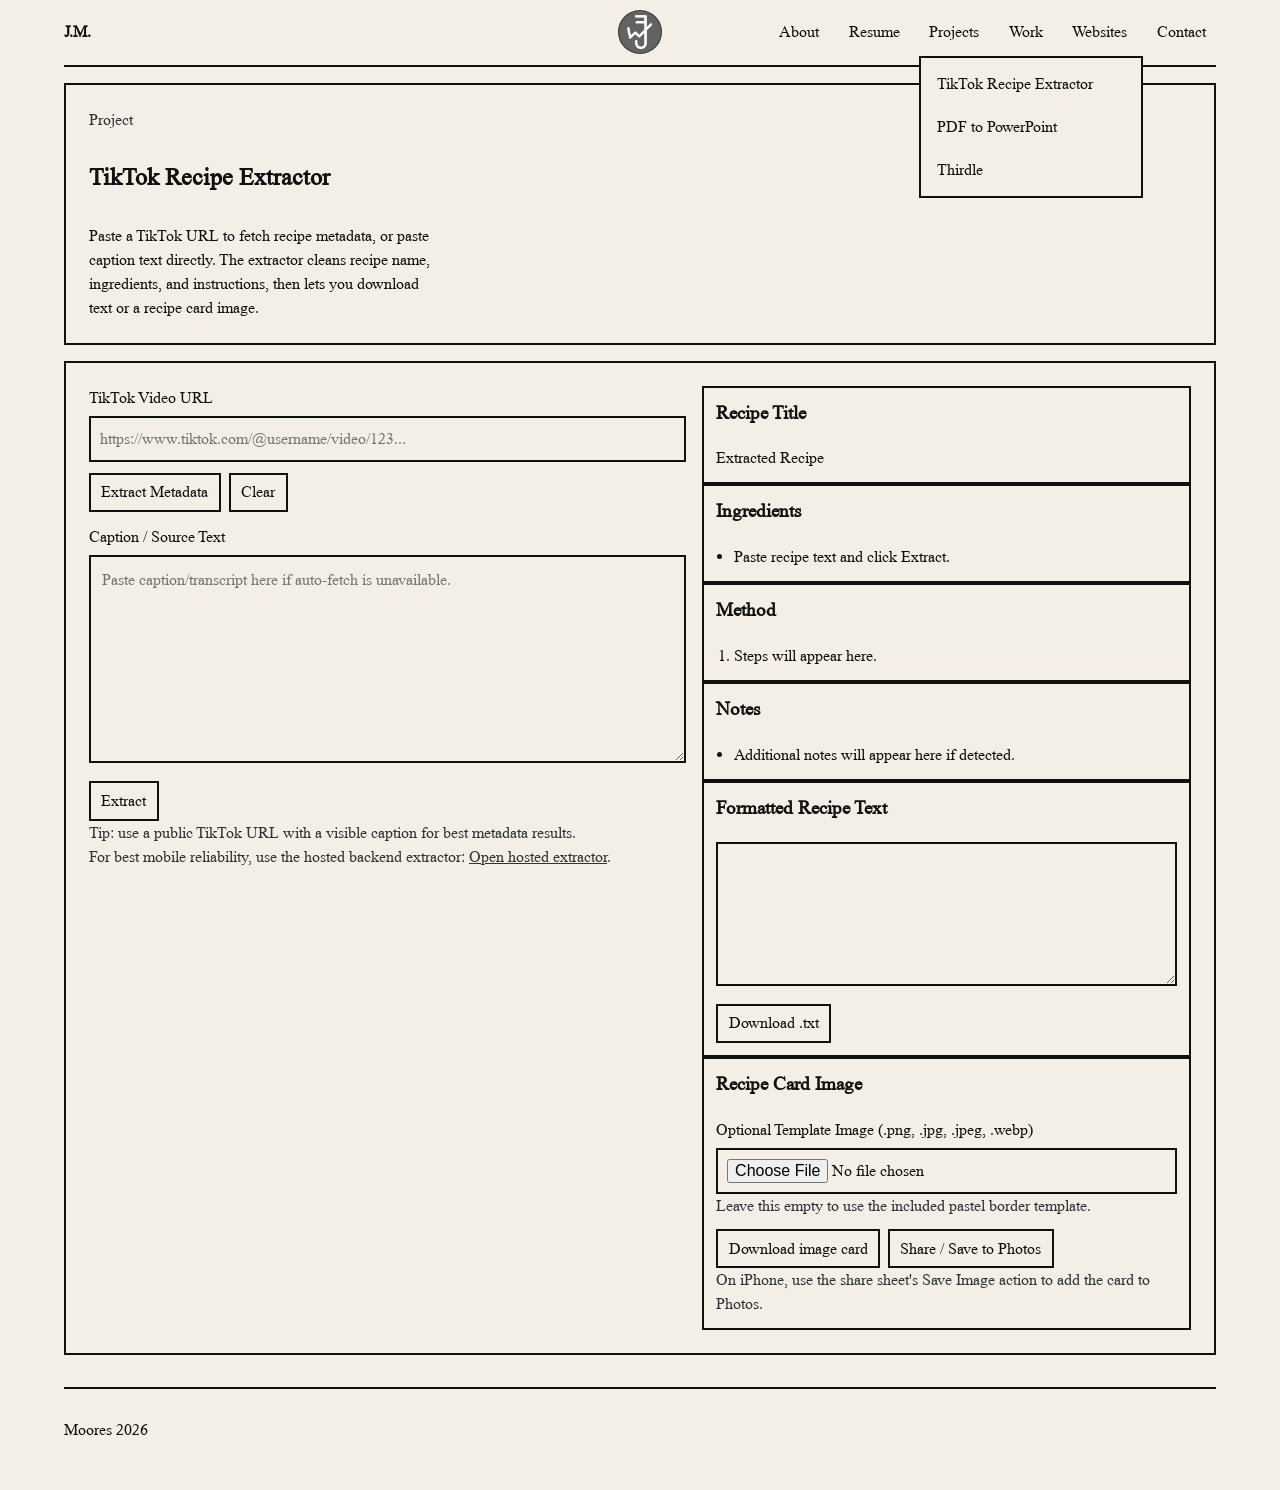
<file: tiktok-extractor.html>
<!DOCTYPE html>
<html lang="en">
  <head>
    <meta charset="UTF-8" />
    <meta name="viewport" content="width=device-width, initial-scale=1.0" />
    <title>TikTok Recipe Extractor | Portfolio</title>
    <meta
      name="description"
      content="Extract ingredients and method steps from TikTok recipe captions or transcripts."
    />
    <link rel="stylesheet" href="styles.css" />
    <link rel="icon" type="image/png" href="favicon.png" />
    <link rel="apple-touch-icon" href="apple-touch-icon.png" />
  </head>
  <body class="project-page">
    <header class="site-header">
      <a
        class="brand"
        href="#"
        aria-label="Toggle color theme"
        aria-pressed="false"
        title="Toggle dark mode"
        >J.M.</a
      >
      <a
        class="header-logo-target"
        id="brand-logo-target"
        href="index.html"
        aria-label="Back to homepage"
      >
        <img src="newlogo.png" alt="JM circular logo" />
      </a>
      <button
        class="menu-toggle"
        id="menu-toggle"
        type="button"
        aria-expanded="false"
        aria-controls="primary-nav"
      >
        Menu
      </button>
      <nav class="site-nav" id="primary-nav" aria-label="Main">
        <a href="index.html#about">About</a>
        <a href="index.html#resume">Resume</a>
        <details class="nav-projects" open>
          <summary>Projects</summary>
          <div class="projects-dropdown" role="menu" aria-label="Projects submenu">
            <a href="tiktok-extractor.html" role="menuitem" aria-current="page"
              >TikTok Recipe Extractor</a
            >
            <a href="pdf-to-ppt.html" role="menuitem">PDF to PowerPoint</a>
            <a href="thirdle.html" role="menuitem">Thirdle</a>
          </div>
        </details>
        <a href="index.html#work">Work</a>
        <a href="index.html#websites">Websites</a>
        <a href="index.html#contact">Contact</a>
      </nav>
    </header>

    <main>
      <section class="section-border page-hero">
        <p class="kicker">Project</p>
        <h1>TikTok Recipe Extractor</h1>
        <p class="lede">
          Paste a TikTok URL to fetch recipe metadata, or paste caption text
          directly. The extractor cleans recipe name, ingredients, and
          instructions, then lets you download text or a recipe card image.
        </p>
      </section>

      <section class="section-border app-grid">
        <article>
          <label class="field-label" for="video-url">TikTok Video URL</label>
          <input
            id="video-url"
            type="url"
            placeholder="https://www.tiktok.com/@username/video/123..."
          />
          <div class="button-row">
            <button type="button" id="fetch-button">Extract Metadata</button>
            <button type="button" id="clear-button">Clear</button>
          </div>

          <label class="field-label" for="recipe-input">Caption / Source Text</label>
          <textarea
            id="recipe-input"
            placeholder="Paste caption/transcript here if auto-fetch is unavailable."
          ></textarea>

          <div class="button-row">
            <button type="button" id="extract-button">Extract</button>
          </div>

          <p class="helper-text" id="extractor-status">
            Tip: use a public TikTok URL with a visible caption for best
            metadata results.
          </p>
          <p class="helper-text" id="hosted-extractor-row" hidden>
            For best mobile reliability, use the hosted backend extractor:
            <a id="hosted-extractor-link" href="#" target="_blank" rel="noreferrer"
              >Open hosted extractor</a
            >.
          </p>
        </article>
        <article>
          <div class="result-block">
            <h3>Recipe Title</h3>
            <p id="title-output">Extracted Recipe</p>
          </div>
          <div class="result-block">
            <h3>Ingredients</h3>
            <ul id="ingredients-output">
              <li>Paste recipe text and click Extract.</li>
            </ul>
          </div>
          <div class="result-block">
            <h3>Method</h3>
            <ol id="steps-output">
              <li>Steps will appear here.</li>
            </ol>
          </div>
          <div class="result-block">
            <h3>Notes</h3>
            <ul id="notes-output">
              <li>Additional notes will appear here if detected.</li>
            </ul>
          </div>
          <div class="result-block">
            <h3>Formatted Recipe Text</h3>
            <textarea id="recipe-output" readonly></textarea>
            <div class="button-row">
              <button type="button" id="download-txt-button">Download .txt</button>
            </div>
          </div>
          <div class="result-block">
            <h3>Recipe Card Image</h3>
            <label class="field-label" for="template-image"
              >Optional Template Image (.png, .jpg, .jpeg, .webp)</label
            >
            <input
              id="template-image"
              type="file"
              accept=".png,.jpg,.jpeg,.webp,image/png,image/jpeg,image/webp"
            />
            <p class="helper-text">
              Leave this empty to use the included pastel border template.
            </p>
            <div class="button-row">
              <button type="button" id="download-image-button">
                Download image card
              </button>
              <button type="button" id="share-image-button">
                Share / Save to Photos
              </button>
            </div>
            <p class="helper-text">
              On iPhone, use the share sheet's Save Image action to add the card to Photos.
            </p>
          </div>
        </article>
      </section>
    </main>

    <footer class="site-footer">
      <p>Moores 2026</p>
    </footer>

    <script src="script.js"></script>
    <script src="tiktok-extractor.js"></script>
  </body>
</html>
</file>
<file: styles.css>
@font-face {
  font-family: "courier-std";
  font-style: normal;
  font-weight: 500;
  font-stretch: normal;
  font-display: swap;
  src:
    local("Courier New"),
    local("Courier"),
    url("fonts/courier.woff2") format("woff2");
}

@font-face {
  font-family: "Times";
  font-display: swap;
  src:
    local("Times New Roman"),
    local("Times");
}

:root {
  --bg: #f3efe6;
  --text: #101010;
  --line: #101010;
  --muted: #2f3237;
  --space: clamp(1rem, 1.8vw, 1.5rem);
  --max: 72rem;
}

body.theme-dark {
  --bg: #20242b;
  --text: #e9e6de;
  --line: #e9e6de;
  --muted: #b9b4a9;
}

*,
*::before,
*::after {
  box-sizing: border-box;
}

html {
  scroll-behavior: smooth;
}

body {
  margin: 0;
  background: var(--bg);
  color: var(--text);
  font-family: "courier-std", "Courier New", Courier, ui-monospace,
    SFMono-Regular, Menlo, Consolas, monospace;
  font-weight: 400;
  line-height: 1.5;
}

a {
  color: inherit;
}

.site-header,
main,
.site-footer {
  width: min(100% - 2rem, var(--max));
  margin-inline: auto;
}

.site-header {
  display: flex;
  align-items: center;
  justify-content: space-between;
  gap: 1rem;
  border-bottom: 2px solid var(--line);
  padding: 0.9rem 0;
  position: sticky;
  top: 0;
  background: var(--bg);
  z-index: 10;
}

.brand {
  display: inline-flex;
  align-items: center;
  text-decoration: none;
  font-weight: 600;
  z-index: 1;
  cursor: pointer;
}

.header-logo-target {
  position: absolute;
  top: 50%;
  left: 50%;
  width: 3.25rem;
  aspect-ratio: 1 / 1;
  transform: translate(-50%, -50%);
  display: inline-flex;
  align-items: center;
  justify-content: center;
  pointer-events: auto;
  opacity: 1;
  z-index: 1;
}

.header-logo-target img {
  width: 100%;
  height: 100%;
  object-fit: cover;
  border-radius: 50%;
  display: block;
}

.home-page .header-logo-target {
  opacity: 0;
  pointer-events: none;
}

.project-page .header-logo-target {
  padding: 4px;
}

.logo-float {
  position: fixed;
  top: 0;
  left: 0;
  width: 12rem;
  aspect-ratio: 1 / 1;
  border: none;
  background: transparent;
  padding: 0;
  border-radius: 50%;
  overflow: hidden;
  pointer-events: auto;
  opacity: 0;
  z-index: 11;
}

body.nav-open .logo-float {
  z-index: 7;
}

body.logo-ready .logo-float {
  opacity: 1;
}

body.logo-render-active .logo-float::before {
  content: "";
  position: absolute;
  inset: 0;
  background: repeating-linear-gradient(
    to bottom,
    transparent 0 3px,
    rgba(16, 16, 16, 0.18) 3px 4px
  );
  pointer-events: none;
}

.logo-float img {
  display: block;
  width: 100%;
  height: 100%;
  object-fit: cover;
  border-radius: 50%;
}

.logo-cursor {
  position: absolute;
  right: 7%;
  top: var(--cursor-y, 98%);
  width: clamp(0.55rem, 1.2vw, 0.75rem);
  height: 0.12rem;
  background: var(--text);
  border-radius: 999px;
  transform: translateY(-50%);
  opacity: 0;
  pointer-events: none;
}

body.logo-render-active .logo-cursor,
body.logo-render-tail .logo-cursor {
  opacity: 1;
  animation: cursor-blink 0.78s steps(1, end) infinite;
}

@keyframes cursor-blink {
  0%,
  49% {
    opacity: 1;
  }
  50%,
  100% {
    opacity: 0;
  }
}

.menu-toggle {
  display: none;
  border: 2px solid var(--line);
  background: transparent;
  font: inherit;
  padding: 0.35rem 0.6rem;
  cursor: pointer;
}

.site-nav {
  display: flex;
  gap: 0.6rem;
  align-items: center;
  z-index: 13;
}

.site-nav a {
  border: 2px solid transparent;
  padding: 0.25rem 0.5rem;
  text-decoration: none;
}

.nav-projects {
  position: relative;
}

.nav-projects summary {
  list-style: none;
  border: 2px solid transparent;
  padding: 0.25rem 0.5rem;
  cursor: pointer;
}

.nav-projects summary::-webkit-details-marker {
  display: none;
}

.nav-projects summary:hover,
.nav-projects summary:focus-visible {
  border-color: var(--line);
  outline: none;
}

.projects-dropdown {
  position: absolute;
  top: calc(100% + 0.35rem);
  left: 0;
  min-width: 14rem;
  border: 2px solid var(--line);
  background: var(--bg);
  padding: 0.4rem;
  display: grid;
  gap: 0.25rem;
  z-index: 6;
}

.projects-dropdown a {
  text-decoration: none;
  border: 2px solid transparent;
  padding: 0.35rem 0.45rem;
}

.projects-dropdown a:hover,
.projects-dropdown a:focus-visible {
  border-color: var(--line);
  outline: none;
}

.nav-projects:not([open]) .projects-dropdown {
  display: none;
}

.site-nav a:hover,
.site-nav a:focus-visible {
  border-color: var(--line);
  outline: none;
}

main {
  display: grid;
  gap: 1rem;
  padding: 1rem 0 2rem;
}

.section-border {
  border: 2px solid var(--line);
  padding: var(--space);
}

.reveal-on-scroll {
  opacity: 0;
  transform: translateY(1.25rem);
  transition: opacity 420ms ease, transform 420ms ease;
}

.reveal-on-scroll.is-revealed {
  opacity: 1;
  transform: translateY(0);
}

.landing {
  display: grid;
  justify-items: center;
  gap: 0.85rem;
  min-height: clamp(12rem, 34vh, 20rem);
}

.logo-bootline {
  width: min(100%, 30rem);
  min-height: 1.3em;
  margin: 0;
  color: var(--muted);
  opacity: 0;
  transition: opacity 150ms ease;
}

body.logo-render-active .logo-bootline {
  opacity: 1;
}

.landing-logo-shell {
  width: min(100%, 24rem);
  aspect-ratio: 1 / 1;
}

body.logo-render-active .logo-float-image {
  clip-path: inset(0 0 var(--logo-clip-bottom, 100%) 0);
}

.home-page #mcp-widget-host {
  opacity: 0;
  pointer-events: none;
  transform: translateY(1rem);
  transition: opacity 220ms ease, transform 220ms ease;
}

.home-page.portfolio-guide-visible #mcp-widget-host {
  opacity: 1;
  pointer-events: auto;
  transform: translateY(0);
}

@media (prefers-reduced-motion: reduce) {
  .reveal-on-scroll {
    opacity: 1;
    transform: none;
    transition: none;
  }

  .home-page #mcp-widget-host {
    transition: none;
  }
}

.hero {
  border: 1px solid var(--muted);
  padding: clamp(0.65rem, 1.2vw, 1rem);
}

.hero h1 {
  margin: 0 0 0.35rem;
  font-family: "Times", "Times New Roman", Georgia, serif;
  font-size: clamp(1.4rem, 2.8vw, 2.1rem);
  line-height: 1.1;
  font-weight: 400;
  letter-spacing: 0.01em;
}

.kicker {
  margin: 0;
  color: var(--muted);
}

.lede {
  max-width: 44ch;
  margin: 0;
}

.hero .lede {
  color: var(--muted);
  font-size: 0.9rem;
}

.grid-two {
  display: grid;
  gap: 1rem;
  grid-template-columns: repeat(2, minmax(0, 1fr));
}

h2 {
  margin-top: 0;
}

.terminal {
  padding: 0;
}

.terminal-bar {
  border-bottom: 2px solid var(--line);
  display: flex;
  justify-content: space-between;
  padding: 0.6rem var(--space);
}

.terminal pre {
  margin: 0;
  padding: var(--space);
  overflow-x: auto;
}

.card-grid {
  display: grid;
  gap: 0.8rem;
  grid-template-columns: repeat(3, minmax(0, 1fr));
}

.card {
  border: 2px solid var(--line);
  padding: 0.9rem;
}

.card.card-clickable {
  cursor: pointer;
}

.card.card-clickable:focus-visible {
  outline: 2px solid var(--line);
  outline-offset: 2px;
}

.card h3 {
  margin: 0.2rem 0;
}

.card h3 a {
  text-decoration: none;
}

.card-label {
  margin: 0;
  color: var(--muted);
  font-size: 0.9rem;
}

.work-actions {
  display: flex;
  justify-content: flex-end;
  margin-top: 0.75rem;
}

.page-hero {
  display: grid;
  gap: 0.5rem;
}

.app-grid {
  display: grid;
  gap: 1rem;
  grid-template-columns: 1.1fr 0.9fr;
}

.thirdle-links {
  display: flex;
  flex-wrap: wrap;
  align-items: end;
  gap: 0.6rem;
}

.thirdle-controls {
  display: grid;
  grid-template-columns: repeat(3, minmax(0, 1fr));
  align-items: stretch;
  gap: 0.6rem;
}

.thirdle-page main {
  grid-template-columns: minmax(0, 1fr);
}

.thirdle-page main > section {
  min-width: 0;
}

.thirdle-links .button-link,
.thirdle-original .button-link {
  display: block;
  min-width: 0;
  max-width: 100%;
  overflow-wrap: anywhere;
}

.thirdle-play-area {
  display: grid;
  grid-template-columns: minmax(0, 1fr);
  gap: 0.8rem;
}

.thirdle-play-area h2 {
  margin-bottom: 0;
}

.thirdle-original .grid-two > * {
  min-width: 0;
}

.thirdle-length-label {
  display: grid;
  grid-template-rows: auto 3.25rem;
  gap: 0.25rem;
  min-width: 0;
}

.thirdle-length-label select {
  width: 100%;
  min-width: 0;
  height: 3.25rem;
  border: 2px solid var(--line);
  background: var(--bg);
  color: var(--text);
  font: inherit;
  padding: 0.35rem 0.5rem;
}

.thirdle-controls > button {
  display: grid;
  width: 100%;
  min-width: 0;
  height: 3.25rem;
  align-self: end;
  place-content: center;
  gap: 0.1rem;
  padding: 0.25rem;
  line-height: 1.1;
}

.thirdle-controls > button small {
  font-size: 0.75em;
}

.thirdle-attempt-count,
.thirdle-status {
  margin: 0;
}

.thirdle-attempt-count {
  font-weight: 600;
}

.thirdle-status {
  min-height: 1.5em;
  color: var(--muted);
}

.thirdle-status[data-state="error"] {
  color: #a01828;
}

body.theme-dark .thirdle-status[data-state="error"] {
  color: #ff9a9a;
}

.thirdle-layout {
  display: grid;
  grid-template-columns: minmax(0, 1.1fr) minmax(15rem, 0.9fr);
  min-width: 0;
  align-items: start;
  gap: 1.5rem;
}

.thirdle-board {
  display: grid;
  width: min(100%, 22rem);
  gap: 0.35rem;
  margin-inline: auto;
}

.thirdle-row {
  display: grid;
  grid-template-columns: repeat(var(--thirdle-word-length, 4), minmax(0, 1fr));
  gap: 0.35rem;
}

.thirdle-tile {
  display: grid;
  aspect-ratio: 1;
  place-items: center;
  border: 2px solid var(--muted);
  font-size: clamp(1.2rem, 4vw, 2rem);
  font-weight: 700;
  line-height: 1;
  text-transform: uppercase;
}

.thirdle-tile[data-state="draft"] {
  border-color: var(--line);
}

.thirdle-tile[data-state="correct"],
.thirdle-key[data-state="correct"] {
  border-color: #327d49;
  background: #327d49;
  color: #fff;
}

.thirdle-tile[data-state="present"],
.thirdle-key[data-state="present"] {
  border-color: #9c3d86;
  background: #9c3d86;
  color: #fff;
}

.thirdle-tile[data-state="absent"],
.thirdle-key[data-state="absent"] {
  border-color: #656a73;
  background: #656a73;
  color: #fff;
}

.thirdle-tile[data-state="hint"] {
  border-color: #d3b345;
  background: #e8cb63;
}

.thirdle-keyboard {
  display: grid;
  grid-template-columns: minmax(0, 1fr);
  max-width: 32rem;
  gap: 0.3rem;
  margin: 0.8rem auto 0;
}

.thirdle-key-row {
  display: flex;
  min-width: 0;
  justify-content: center;
  gap: 0.22rem;
}

.thirdle-key {
  flex: 1;
  min-width: 0;
  max-width: 2.6rem;
  min-height: 2.7rem;
  padding: 0.35rem 0.1rem;
  font-weight: 600;
  text-transform: uppercase;
}

.thirdle-key-wide {
  flex: 1.5;
  max-width: 4rem;
  font-size: 0.7rem;
}

.thirdle-input-area {
  display: grid;
  grid-template-columns: minmax(0, 1fr);
  gap: 0.5rem;
}

.thirdle-guess-form {
  display: grid;
  grid-template-columns: minmax(0, 1fr);
  gap: 0.4rem;
}

.thirdle-input-row {
  display: flex;
  gap: 0.5rem;
}

.thirdle-input {
  flex: 1;
  min-width: 0;
  border: 2px solid var(--line);
  background: transparent;
  color: var(--text);
  font: inherit;
  padding: 0.55rem;
  text-transform: uppercase;
}

.thirdle-legend {
  display: grid;
  gap: 0.35rem;
  margin: 0.4rem 0;
}

.thirdle-legend span {
  display: flex;
  align-items: center;
  gap: 0.45rem;
}

.thirdle-swatch {
  display: inline-block;
  width: 1rem;
  height: 1rem;
  border-radius: 0.15rem;
}

.thirdle-swatch.is-correct {
  background: #327d49;
}

.thirdle-swatch.is-present {
  background: #9c3d86;
}

.thirdle-swatch.is-absent {
  background: #656a73;
}

.essay-viewer {
  display: grid;
  gap: 0.75rem;
}

.essay-meta {
  margin: 0;
  color: var(--muted);
}

.essay-actions {
  display: flex;
  flex-wrap: wrap;
  gap: 0.5rem;
}

.button-link {
  border: 2px solid var(--line);
  color: var(--text);
  text-decoration: none;
  padding: 0.35rem 0.65rem;
  display: inline-flex;
  align-items: center;
}

.resume-actions {
  display: flex;
  flex-wrap: wrap;
  gap: 0.5rem;
  margin-top: 0.75rem;
}

.resume-highlights {
  border-top: 2px solid var(--line);
  margin-top: 1rem;
  padding-top: 0.8rem;
}

.resume-highlights h3 {
  margin: 0 0 0.5rem;
}

.resume-highlights p {
  margin: 0.5rem 0 0;
}

.essay-text {
  width: 100%;
  min-height: 18rem;
  border: 2px solid var(--line);
  background: transparent;
  padding: 0.8rem;
  margin: 0;
  white-space: normal;
  line-height: 1.6;
}

.essay-line {
  margin: 0;
  white-space: pre-wrap;
}

.essay-line + .essay-line {
  margin-top: 0.35rem;
}

.essay-line-center {
  text-align: center;
}

.essay-line-blank {
  height: 1rem;
}

.essay-page .reveal-on-scroll {
  opacity: 1;
  transform: none;
  transition: none;
}

.field-label {
  display: block;
  margin-bottom: 0.4rem;
  margin-top: 0.8rem;
}

.field-label:first-child {
  margin-top: 0;
}

input[type="url"],
input[type="file"] {
  width: 100%;
  border: 2px solid var(--line);
  background: transparent;
  color: var(--text);
  font: inherit;
  padding: 0.55rem;
}

textarea {
  width: 100%;
  min-height: 13rem;
  resize: vertical;
  border: 2px solid var(--line);
  background: transparent;
  color: var(--text);
  font: inherit;
  padding: 0.7rem;
}

.button-row {
  margin-top: 0.7rem;
  display: flex;
  flex-wrap: wrap;
  gap: 0.5rem;
}

.pdf-convert-row {
  margin-bottom: 1rem;
  margin-top: 0;
}

button {
  border: 2px solid var(--line);
  background: transparent;
  color: var(--text);
  font: inherit;
  padding: 0.35rem 0.65rem;
  cursor: pointer;
}

button:disabled {
  cursor: wait;
}

button.is-loading {
  display: inline-flex;
  align-items: center;
  gap: 0.45rem;
}

button.is-loading::after {
  content: "";
  width: 0.8rem;
  height: 0.8rem;
  border: 2px solid var(--line);
  border-top-color: transparent;
  border-radius: 50%;
  animation: button-spinner 0.75s linear infinite;
}

@keyframes button-spinner {
  to {
    transform: rotate(360deg);
  }
}

.result-block {
  border: 2px solid var(--line);
  padding: 0.75rem;
}

.result-block h3 {
  margin-top: 0;
}

.result-block ul,
.result-block ol {
  margin: 0;
  padding-left: 1.1rem;
}

#title-output {
  margin: 0;
}

#recipe-output {
  min-height: 9rem;
}

.helper-text {
  color: var(--muted);
  margin: 0;
}

#pdf-page-notes {
  display: grid;
  gap: 0.85rem;
  margin-top: 1rem;
}

.pdf-page-note {
  border-top: 2px solid var(--line);
  padding-top: 0.75rem;
}

.pdf-page-note .field-label {
  margin-top: 0;
}

.pdf-note-input {
  min-height: 5.5rem;
}

.portfolio-guide-note {
  border-top: 2px solid var(--line);
  color: var(--muted);
  margin: 1rem 0 0;
  padding-top: 0.8rem;
}

.portfolio-guide-note strong {
  color: var(--text);
}

.knowledge-page main article + article {
  border-top: 1px solid var(--line);
  margin-top: 1rem;
  padding-top: 1rem;
}

.knowledge-page main article h3 {
  margin-bottom: 0.35rem;
}

.knowledge-list {
  display: grid;
  gap: 0.35rem 1rem;
  grid-template-columns: minmax(8rem, 0.3fr) 1fr;
  margin: 1rem 0;
}

.knowledge-list dt {
  font-weight: 700;
}

.knowledge-list dd {
  margin: 0;
}

.site-footer {
  border-top: 2px solid var(--line);
  padding: 0.8rem 0 2rem;
}

@media (max-width: 900px) {
  .card-grid {
    grid-template-columns: 1fr;
  }

  .grid-two {
    grid-template-columns: 1fr;
  }

  .app-grid {
    grid-template-columns: 1fr;
  }

  .thirdle-layout {
    grid-template-columns: minmax(0, 1fr);
  }

  .thirdle-layout > * {
    min-width: 0;
  }
}

@media (max-width: 700px) {
  .knowledge-list {
    grid-template-columns: 1fr;
  }

  .knowledge-list dd + dt {
    margin-top: 0.45rem;
  }

  .home-page .site-footer {
    padding-bottom: 6.5rem;
  }

  @media (max-width: 500px) {
    .thirdle-controls {
      grid-template-columns: minmax(0, 1fr);
    }
  }

  .menu-toggle {
    display: inline-block;
  }

  .site-nav {
    display: none;
    position: absolute;
    top: calc(100% - 2px);
    right: 0;
    width: min(18rem, 100%);
    border: 2px solid var(--line);
    border-top: none;
    background: var(--bg);
    flex-direction: column;
    align-items: stretch;
    padding: 0.6rem;
  }

  .nav-projects {
    width: 100%;
  }

  .nav-projects summary {
    border-color: transparent;
  }

  .projects-dropdown {
    position: static;
    min-width: 0;
    margin-top: 0.4rem;
  }

  .site-nav.open {
    display: flex;
  }

  .knowledge-page .site-nav {
    border: 0;
    display: flex;
    flex-flow: row wrap;
    justify-content: flex-end;
    padding: 0;
    position: static;
    width: auto;
  }
}
</file>
